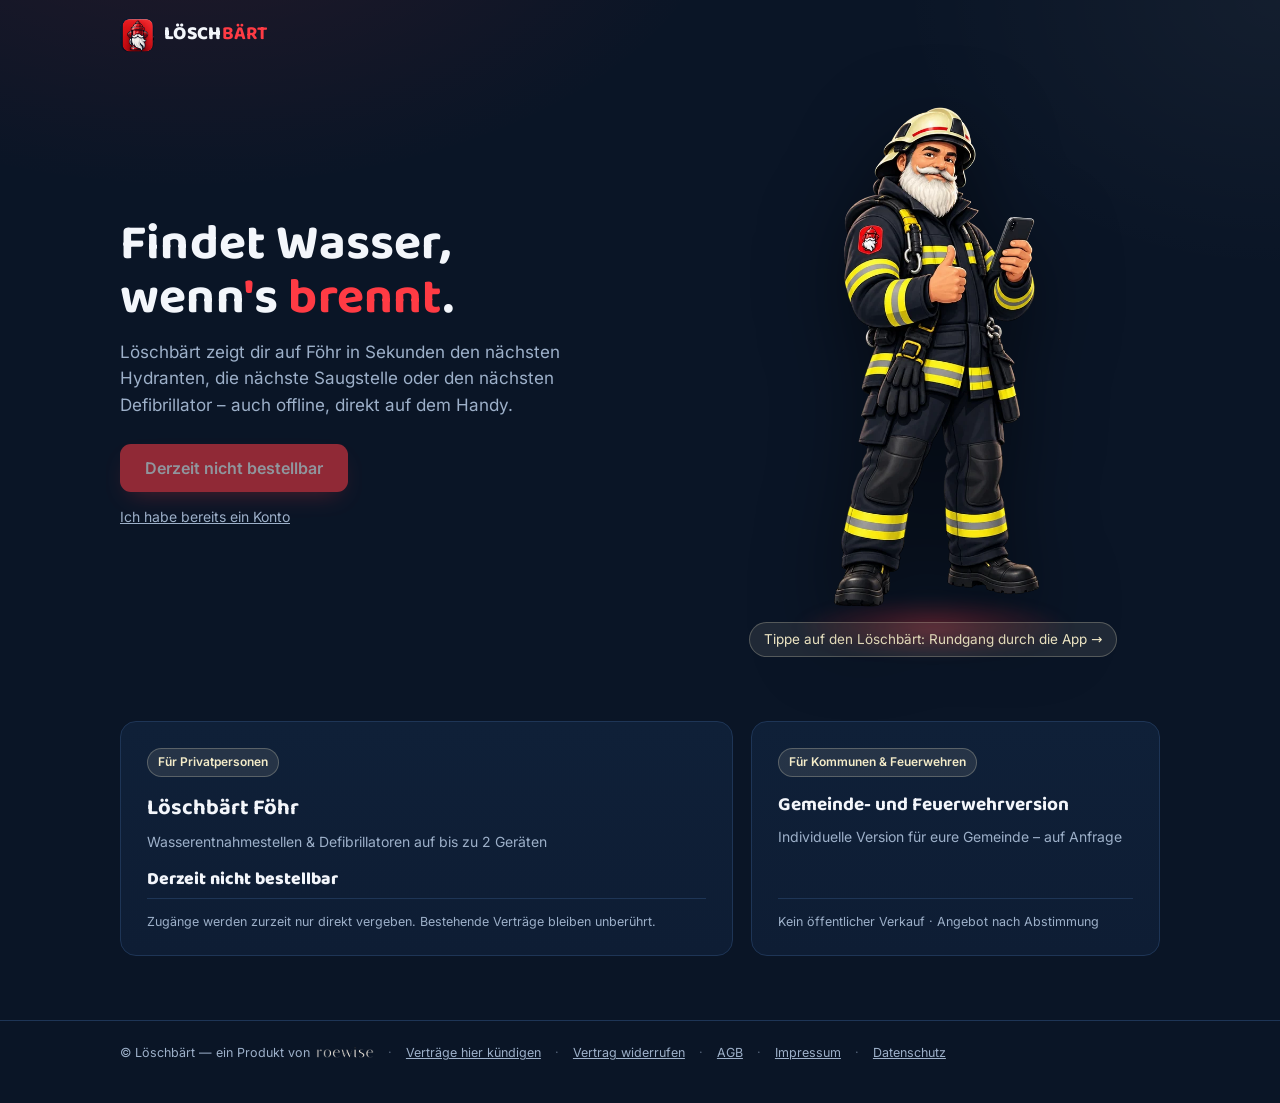
<file: index.html>
<!DOCTYPE html>
<html lang="de">
<head>
<meta charset="UTF-8">
<meta name="viewport" content="width=device-width, initial-scale=1">
<title>Löschbärt</title>
<meta name="description" content="Löschbärt findet Wasser, wenn's brennt: die digitale Karte für Wasserentnahmestellen und Defibrillatoren.">
<link rel="icon" href="/img/loeschbaert-icon.webp">
<link rel="stylesheet" href="/fonts/fonts.css">
<style>
  :root{
    --bg:#0a1526; --bg2:#0e1d34; --card:#0f2038; --border:#1e3556;
    --text:#f3f6fb; --muted:#9db0c9; --accent:#ff3b44; --accent-dark:#d81f2a;
    --cream:#f4ecc9;
  }
  *{box-sizing:border-box}
  html{scroll-behavior:smooth}
  body{
    margin:0; background:var(--bg); color:var(--text);
    font:16px/1.55 Inter,system-ui,-apple-system,"Segoe UI",sans-serif;
    background-image:
      radial-gradient(ellipse 900px 500px at 15% -10%, rgba(255,59,68,0.10), transparent 60%),
      radial-gradient(ellipse 700px 500px at 100% 0%, rgba(255,255,255,0.04), transparent 55%);
  }
  h1,h2,h3{font-family:"Baloo 2",Inter,sans-serif; letter-spacing:0.2px; margin:0}
  a{color:inherit}
  a:focus-visible{outline:3px solid var(--accent); outline-offset:2px; border-radius:4px}
  .wrap{max-width:1080px; margin:0 auto; padding:0 20px}

  /* Kopfzeile */
  .kopf{display:flex; align-items:center; justify-content:space-between; padding:18px 0; gap:12px; flex-wrap:wrap}
  .marke{display:flex; align-items:center; gap:10px; text-decoration:none}
  .marke img{width:34px; height:34px; border-radius:9px; flex:none}
  .marke .wortmarke{font-family:"Baloo 2",sans-serif; font-weight:800; font-size:19px; letter-spacing:0.3px}
  .marke .wortmarke b{color:var(--accent)}
  .kopf nav{display:flex; gap:16px; font-size:13px; color:var(--muted)}
  .kopf nav a{text-decoration:underline; text-decoration-color:transparent; transition:text-decoration-color .15s}
  .kopf nav a:hover{text-decoration-color:var(--muted)}

  /* Hero */
  .hero{display:grid; grid-template-columns:1.1fr 0.9fr; align-items:center; gap:32px; padding:32px 0 56px}
  .hero h1{font-size:clamp(30px,4.4vw,50px); line-height:1.08; text-wrap:balance}
  .hero h1 .rot{color:var(--accent)}
  .hero p.claim{color:var(--muted); font-size:17px; margin-top:14px; max-width:46ch}
  .hero .cta-zeile{display:flex; gap:14px; margin-top:26px; flex-wrap:wrap}
  .btn{
    display:inline-flex; align-items:center; gap:8px; font:600 16px/1 Inter,sans-serif;
    padding:15px 24px; border-radius:11px; text-decoration:none; min-height:48px;
    border:1px solid transparent; cursor:pointer;
  }
  .btn.primaer{background:var(--accent); color:#fff; box-shadow:0 10px 24px -10px rgba(255,59,68,0.55)}
  .btn.primaer:hover{background:var(--accent-dark)}
  .btn.sekundaer{background:transparent; border-color:var(--border); color:var(--text)}
  .btn.sekundaer:hover{border-color:var(--muted)}
  .hero .bild{position:relative; display:flex; justify-content:center}
  .hero .bild img{width:100%; max-width:340px; filter:drop-shadow(0 24px 40px rgba(0,0,0,0.5))}
  .hero .bild .glow{
    position:absolute; inset:auto auto 0 50%; width:280px; height:60px; transform:translateX(-50%);
    background:radial-gradient(ellipse at center, rgba(255,59,68,0.35), transparent 70%); filter:blur(6px);
  }

  .hero .bild-link{display:flex; flex-direction:column; align-items:center; gap:10px; text-decoration:none; position:relative}
  .hero .bild-link:hover img{transform:translateY(-3px)}
  .hero .bild-link img{transition:transform .15s}
  .hero .bild-hinweis{font-size:13.5px; color:var(--cream); background:rgba(244,236,201,0.1); border:1px solid rgba(244,236,201,0.25); padding:6px 14px; border-radius:999px; text-align:center}
  .hero .bild-link:hover .bild-hinweis{border-color:var(--cream)}

  /* Angebote */
  .angebote{display:grid; gap:18px; padding:8px 0 54px; grid-template-columns:1fr}
  @media(min-width:760px){ .angebote{grid-template-columns:1.2fr 0.8fr} }
  .karte{
    background:linear-gradient(180deg, var(--card), var(--bg2)); border:1px solid var(--border);
    border-radius:16px; padding:26px 26px 24px; text-decoration:none; color:var(--text);
    display:flex; flex-direction:column; transition:border-color .15s, transform .15s;
  }
  a.karte:hover{border-color:#3a5586; transform:translateY(-2px)}
  .karte .abzeichen{
    display:inline-flex; align-items:center; gap:6px; font-size:12px; font-weight:600; color:var(--cream);
    background:rgba(244,236,201,0.1); border:1px solid rgba(244,236,201,0.25);
    padding:4px 10px; border-radius:999px; width:fit-content; margin-bottom:14px;
  }
  .karte .ort{font-family:"Baloo 2",sans-serif; font-size:22px; font-weight:700; margin-bottom:6px}
  .karte .beschreibung{font-size:14px; color:var(--muted); margin-bottom:14px}
  .karte .preis{font-family:"Baloo 2",sans-serif; font-size:30px; font-weight:800; margin-bottom:4px}
  .karte .preis small{font-family:Inter,sans-serif; font-size:14px; font-weight:500; color:var(--muted)}
  .karte .hinweis{font-size:12.5px; color:var(--muted); margin-top:auto; padding-top:14px; border-top:1px solid var(--border); line-height:1.5}
  .karte.gemeinde{justify-content:center}
  .karte.gemeinde .ort{font-size:19px}

  footer{border-top:1px solid var(--border); padding:22px 0 40px; margin-top:10px}
  footer .zeile{display:flex; flex-wrap:wrap; gap:6px 14px; font-size:12.5px; color:var(--muted); align-items:center}
  footer a{color:var(--muted); text-decoration:underline}
  footer a:hover{color:var(--text)}
  footer .trenner{opacity:0.5}

  @media(max-width:759px){
    .hero{grid-template-columns:1fr; text-align:center; padding-top:12px}
    .hero p.claim{margin-left:auto; margin-right:auto}
    .hero .cta-zeile{justify-content:center}
    .hero .bild{order:-1}
    .hero .bild img{max-width:220px}
    .kopf nav{width:100%; justify-content:center; order:2}
  }
</style>
</head>
<body>
  <div class="wrap">
    <header class="kopf">
      <a class="marke" href="/">
        <img src="/img/loeschbaert-icon.webp" alt="">
        <span class="wortmarke">LÖSCH<b>BÄRT</b></span>
      </a>
    </header>

    <section class="hero">
      <div>
        <h1>Findet Wasser,<br>wenn<span class="rot">'</span>s <span class="rot">brennt</span>.</h1>
        <p class="claim">Löschbärt zeigt dir auf Föhr in Sekunden den nächsten Hydranten, die nächste Saugstelle oder den nächsten Defibrillator – auch offline, direkt auf dem Handy.</p>
        <div class="cta-zeile">
          <span class="btn primaer" style="opacity:.55;cursor:default">Derzeit nicht bestellbar</span>
        </div>
        <p style="margin-top:14px;font-size:14px">
          <a href="/anmelden.html" style="color:var(--muted)">Ich habe bereits ein Konto</a>
        </p>
      </div>
      <div class="bild">
        <div class="glow"></div>
        <a href="/rundgang.html" class="bild-link" aria-label="Rundgang durch die Löschbärt-App ansehen">
          <img src="/img/loeschbaert-daumen.webp" alt="Löschbärt, das Maskottchen: ein bärtiger Feuerwehrmann, der mit dem Handy in der Hand den Daumen hebt">
          <span class="bild-hinweis">Tippe auf den Löschbärt: Rundgang durch die App →</span>
        </a>
      </div>
    </section>

    <section class="angebote" id="angebote">
      <a class="karte" href="/einzelabo.html">
        <span class="abzeichen">Für Privatpersonen</span>
        <div class="ort">Löschbärt Föhr</div>
        <div class="beschreibung">Wasserentnahmestellen &amp; Defibrillatoren auf bis zu 2 Geräten</div>
        <div class="preis" style="font-size:1.1rem">Derzeit nicht bestellbar</div>
        <div class="hinweis">Zugänge werden zurzeit nur direkt vergeben. Bestehende Verträge bleiben unberührt.</div>
      </a>
      <a class="karte gemeinde" href="mailto:wasserentnahme-foehr@web.de?subject=Anfrage%20Gemeindeversion">
        <span class="abzeichen">Für Kommunen &amp; Feuerwehren</span>
        <div class="ort">Gemeinde- und Feuerwehrversion</div>
        <div class="beschreibung">Individuelle Version für eure Gemeinde – auf Anfrage</div>
        <div class="hinweis">Kein öffentlicher Verkauf · Angebot nach Abstimmung</div>
      </a>
    </section>
  </div>

  <footer>
    <div class="wrap zeile">
      <span style="display:inline-flex;align-items:center;gap:6px">
        &copy; Löschbärt — ein Produkt von
        <img src="/img/roewise-logo.png" alt="roewise" style="height:14px;width:auto;vertical-align:middle">
      </span>
      <span class="trenner">·</span>
      <a href="/kuendigen.html">Verträge hier kündigen</a>
      <span class="trenner">·</span>
      <a href="/widerruf.html">Vertrag widerrufen</a>
      <span class="trenner">·</span>
      <a href="/agb.html">AGB</a>
      <span class="trenner">·</span>
      <a href="/impressum.html">Impressum</a>
      <span class="trenner">·</span>
      <a href="/datenschutz.html">Datenschutz</a>
    </div>
  </footer>
</body>
</html>
</file>
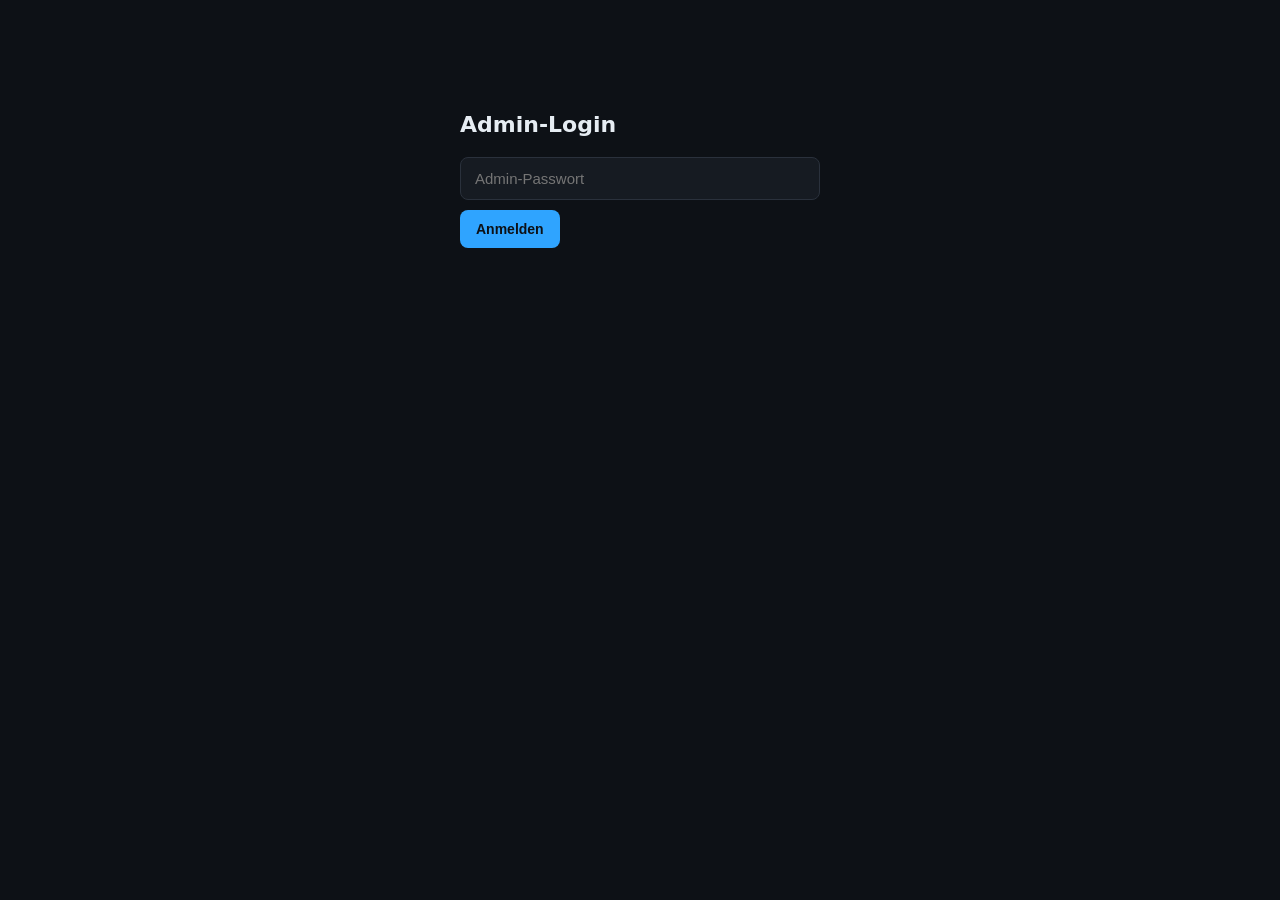
<file: admin.html>
<!DOCTYPE html>
<html lang="de">
<head>
<meta charset="UTF-8">
<meta name="viewport" content="width=device-width, initial-scale=1">
<link rel="icon" href="/img/loeschbaert-icon.webp">
<title>Löschbärt — Admin</title>
<style>
  :root{
    --bg:#0d1116; --card:#161b22; --border:#2a313c;
    --text:#e6edf3; --muted:#93a3b3; --signal:#2fa4ff; --preis:#4fd18b; --fehler:#e0554a; --warnung:#e0a13a;
  }
  *{box-sizing:border-box}
  body{
    margin:0; min-height:100vh; background:var(--bg); color:var(--text);
    font-family:system-ui,-apple-system,"Segoe UI",sans-serif;
    padding:32px 20px;
  }
  h1{font-size:22px; margin:0 0 20px}
  h2{font-size:14px; text-transform:uppercase; letter-spacing:.06em; color:var(--muted); margin:32px 0 12px}

  #login-bereich{max-width:360px; margin:80px auto}
  input{
    width:100%; background:var(--card); color:var(--text);
    border:1px solid var(--border); border-radius:8px; padding:12px 14px; font-size:15px;
  }
  button{
    background:var(--signal); color:#0d1116; border:0; border-radius:8px;
    padding:11px 16px; font-weight:700; font-size:14px; cursor:pointer; margin-top:10px;
  }
  button.klein{padding:6px 10px; font-size:12px; margin:0 4px 0 0}
  button.gefahr{background:var(--fehler); color:#fff}
  button.gruen{background:var(--preis); color:#0d1116}

  .kacheln{display:grid; grid-template-columns:repeat(auto-fit,minmax(140px,1fr)); gap:12px}
  .kachel{background:var(--card); border:1px solid var(--border); border-radius:12px; padding:16px}
  .kachel .zahl{font-size:26px; font-weight:700}
  .kachel .label{font-size:12px; color:var(--muted); margin-top:4px}

  table{width:100%; border-collapse:collapse; font-size:13px; margin-top:8px}
  th, td{text-align:left; padding:8px 10px; border-bottom:1px solid var(--border); white-space:nowrap}
  th{color:var(--muted); font-weight:600; font-size:11px; text-transform:uppercase}
  tr:hover{background:#1a212b}
  .badge{display:inline-block; padding:2px 8px; border-radius:999px; font-size:11px; font-weight:700}
  .badge.aktiv{background:#173a29; color:var(--preis)}
  .badge.warnung{background:#3a2f17; color:var(--warnung)}
  .badge.fehler{background:#3a1c1c; color:var(--fehler)}

  #tabelle-wrapper{overflow-x:auto}
</style>
</head>
<body>

<div id="login-bereich">
  <h1>Admin-Login</h1>
  <input type="password" id="passwort" placeholder="Admin-Passwort">
  <button id="login-btn">Anmelden</button>
  <p id="login-fehler" style="color:var(--fehler); font-size:13px"></p>
</div>

<div id="admin-bereich" style="display:none">
  <h1>Löschbärt — Admin</h1>

  <h2>Überblick</h2>
  <div class="kacheln" id="kacheln"></div>

  <h2>Zugang manuell anlegen</h2>
  <p style="font-size:13px; color:var(--muted); margin:0 0 12px; max-width:520px">
    Für Zahlung außerhalb von PayPal (Überweisung, Rechnung). Erstellt sofort
    einen aktiven Vertrag; die Kundin/der Kunde meldet sich später ganz normal
    mit dieser E-Mail-Adresse per Anmelde-Link an, der Zugang wird dann
    automatisch verknüpft.
  </p>
  <div style="display:flex; flex-wrap:wrap; gap:10px; max-width:640px; margin-bottom:12px">
    <input type="email" id="ma-email" placeholder="E-Mail-Adresse" style="flex:2; min-width:220px">
    <select id="ma-tarif-wahl" style="flex:1; min-width:200px" title="Tarif">
      <option value="">Tarif wird geladen …</option>
    </select>
    <input type="text" id="ma-tarif" placeholder="Tarif-Code (z.B. foehr-jahr)" style="flex:1; min-width:160px" hidden>
  </div>
  <div style="display:flex; flex-wrap:wrap; gap:10px; max-width:640px; margin-bottom:12px">
    <input type="text" id="ma-referenz" placeholder="Zahlungsreferenz / Notiz (z.B. Rechnungsnummer)" style="flex:2; min-width:220px">
    <input type="date" id="ma-beginn" style="flex:1; min-width:160px" title="Leistungsbeginn (leer = sofort)">
  </div>
  <div style="display:flex; flex-wrap:wrap; gap:10px; max-width:640px; margin-bottom:12px; align-items:center">
    <input type="number" id="ma-geraete" min="1" max="500" step="1" placeholder="Max. Geräte (leer = laut Tarif)" style="flex:1; min-width:200px">
    <span id="ma-tarif-info" style="flex:2; min-width:200px; font-size:13px; color:var(--muted)"></span>
  </div>
  <button id="ma-anlegen-btn">Zugang anlegen</button>
  <p id="ma-status" style="font-size:13px; margin-top:8px"></p>

  <h2>Offline-Gnadenfrist</h2>
  <p style="font-size:13px; color:var(--muted); margin:0 0 12px; max-width:560px">
    Damit die App bei fehlendem Netz (Funkloch) weiterläuft, gibt der Server nach
    jeder erfolgreichen Prüfung eine signierte Freigabe aus (7 Tage, an das
    Gerät gebunden). Dafür braucht die App den öffentlichen Schlüssel. Der
    Button erzeugt ihn beim ersten Mal und zeigt ihn danach wieder an. Den
    Text darunter bitte vollständig kopieren und weitergeben; er ist nicht geheim.
  </p>
  <button id="gn-btn">Schlüssel erzeugen / anzeigen</button>
  <textarea id="gn-schluessel" readonly rows="3" style="display:block; width:100%; max-width:560px; margin-top:10px; font:12px monospace" placeholder="Hier erscheint der öffentliche Schlüssel"></textarea>
  <p id="gn-status" style="font-size:13px; margin-top:8px"></p>

  <h2>Kunden <button class="klein" id="csv-vertraege-btn" style="margin-left:8px">Als CSV (Excel)</button></h2>
  <div id="tabelle-wrapper">
    <table>
      <thead>
        <tr>
          <th>E-Mail</th><th>Tarif</th><th>Geräte</th><th>Status</th><th>Beginn</th>
          <th>Bezahlt bis</th><th>Letzte Zahlung</th><th>Notiz</th><th>Aktionen</th>
        </tr>
      </thead>
      <tbody id="kunden-tabelle"></tbody>
    </table>
  </div>

  <h2>Kündigungen &amp; Widerrufe <button class="klein" id="csv-erklaerungen-btn" style="margin-left:8px">Als CSV (Excel)</button></h2>
  <div id="erklaerungen-wrapper">
    <table>
      <thead>
        <tr>
          <th>Art</th><th>Vertragsref.</th><th>E-Mail</th><th>Eingegangen</th><th>Bearbeitung</th>
        </tr>
      </thead>
      <tbody id="erklaerungen-tabelle"></tbody>
    </table>
  </div>
</div>

<script>
  const WORKER_URL = "https://loeschbaert-worker.joerg-roeloffs.workers.dev";
  let ADMIN_PASSWORT = "";

  const STATUS_TEXT = {
    unbezahlt: ["Unbezahlt", "warnung"], wird_geprueft: ["Wird geprüft", "warnung"],
    aktiv: ["Aktiv", "aktiv"], ueberfaellig: ["Überfällig", "fehler"],
    kulanzzeit: ["Kulanzzeit", "warnung"], gekuendigt_zum_ende: ["Gekündigt", "warnung"],
    gesperrt: ["Gesperrt", "fehler"], abgelaufen: ["Abgelaufen", "fehler"],
    erstattet: ["Erstattet", "fehler"], widerrufen: ["Widerrufen", "fehler"],
    manuell_gesperrt: ["Manuell gesperrt", "fehler"],
  };

  const ZAHLUNG_STATUS_TEXT = {
    erfolgreich: ["Bezahlt", "aktiv"],
    fehlgeschlagen: ["Fehlgeschlagen", "fehler"],
    erstattet: ["Erstattet", "fehler"],
  };

  function letzteZahlungHtml(k){
    const zahlungen = k.payments || [];
    if(!zahlungen.length) return "–";
    const letzte = zahlungen[0];
    const [text, art] = ZAHLUNG_STATUS_TEXT[letzte.status] || [letzte.status, "warnung"];
    const betrag = (letzte.betrag_cent / 100).toFixed(2).replace(".", ",") + " €";
    const verlauf = zahlungen
      .map(z => `${formatDatum(z.zeitpunkt)}: ${(ZAHLUNG_STATUS_TEXT[z.status] || [z.status])[0]} (${(z.betrag_cent / 100).toFixed(2).replace(".", ",")} €)`)
      .join("\n");
    return `<span class="badge ${art}" title="${escapeHtml(verlauf)}">${escapeHtml(text)}</span> ${betrag}` +
      (zahlungen.length > 1 ? ` <span style="font-size:11px;color:var(--muted)">(+${zahlungen.length - 1} weitere)</span>` : "");
  }

  const VERARBEITUNG_TEXT = {
    eingegangen: "Eingegangen, wird noch verarbeitet",
    zugeordnet: "Zugeordnet, verarbeitet",
    manuelle_pruefung: "Nicht automatisch zugeordnet - bitte prüfen",
    widerrufsfrist_abgelaufen: "14-Tage-Frist abgelaufen - keine automatische Erstattung, bitte prüfen",
    vertrag_bereits_beendet: "Vertrag war schon beendet - nichts erneut verändert",
    kein_widerrufsrecht_organisation: "Organisation ohne gesetzliches Widerrufsrecht - Vertrag unverändert",
    paypal_pruefung_noetig: "PayPal-Kündigung fehlgeschlagen - bitte prüfen",
    erstattung_manuell_pruefen: "Erstattung fehlgeschlagen - bitte prüfen",
    anteilig_erstattet: "Anteilig erstattet",
    erstattet: "Vollständig erstattet",
    keine_zahlung_gefunden: "Keine Zahlung gefunden - bitte prüfen",
    verarbeitung_fehlgeschlagen_manuell_pruefen: "Fehler bei der Verarbeitung - bitte prüfen",
  };

  function csvHerunterladen(dateiname, kopfzeile, zeilen){
    const inhalt = [kopfzeile, ...zeilen].map(z =>
      z.map(f => '"' + String(f == null ? "" : f).replace(/"/g, '""') + '"').join(";")
    ).join("\r\n");
    const blob = new Blob(["﻿" + inhalt], { type: "text/csv;charset=utf-8" });
    const link = document.createElement("a");
    link.href = URL.createObjectURL(blob);
    link.download = dateiname;
    link.click();
    URL.revokeObjectURL(link.href);
  }

  function formatDatum(iso){
    if(!iso) return "–";
    return new Date(iso).toLocaleDateString("de-DE");
  }

  function escapeHtml(text){
    const div = document.createElement("div");
    div.textContent = text == null ? "" : String(text);
    return div.innerHTML;
  }

  async function adminFetch(pfad, options = {}){
    const res = await fetch(WORKER_URL + pfad, {
      ...options,
      headers: {
        "Content-Type": "application/json",
        "X-Admin-Passwort": ADMIN_PASSWORT,
        ...(options.headers || {}),
      },
    });
    return res;
  }

  document.getElementById("login-btn").addEventListener("click", async () => {
    ADMIN_PASSWORT = document.getElementById("passwort").value;
    const res = await adminFetch("/api/admin/uebersicht");
    if(res.ok){
      sessionStorage.setItem("admin_passwort", ADMIN_PASSWORT);
      document.getElementById("login-bereich").style.display = "none";
      document.getElementById("admin-bereich").style.display = "block";
      ladeAlles();
    } else {
      document.getElementById("login-fehler").textContent = "Falsches Passwort.";
    }
  });

  async function ladeAlles(){
    if(!TARIFE.length) ladeTarife();
    const uebersichtRes = await adminFetch("/api/admin/uebersicht");
    const uebersicht = await uebersichtRes.json();

    const kacheln = [
      { zahl: uebersicht.gesamtKunden, label: "Kunden gesamt" },
      { zahl: uebersicht.proStatus.aktiv || 0, label: "Aktiv" },
      { zahl: uebersicht.proStatus.gekuendigt_zum_ende || 0, label: "Gekündigt (laufend)" },
      { zahl: uebersicht.proStatus.ueberfaellig || 0, label: "Überfällig" },
      { zahl: uebersicht.proStatus.kulanzzeit || 0, label: "In Kulanzzeit" },
      { zahl: uebersicht.proStatus.gesperrt || 0, label: "Gesperrt" },
      { zahl: (uebersicht.gebuchtesVolumenCent / 100).toFixed(2) + " €", label: "Gebuchtes Volumen (aktiv)" },
      { zahl: uebersicht.webhookFehlerAnzahl, label: "Webhook-Fehler" },
    ];
    document.getElementById("kacheln").innerHTML = kacheln.map(k =>
      `<div class="kachel"><div class="zahl">${k.zahl}</div><div class="label">${k.label}</div></div>`
    ).join("");

    const kundenRes = await adminFetch("/api/admin/kunden");
    const kunden = await kundenRes.json();
    AKTUELLE_KUNDEN = kunden;
    // Angemeldete Geraete eines Vertrags: je Zeile Name, letzte Aktivitaet und ein Knopf zum Entfernen
    function geraeteZeilen(k){
      const g = k.customer_profiles?.devices || [];
      if(!g.length) return "";
      return g.map(d => `<div style="font-size:12px;color:var(--muted);margin-top:3px">${escapeHtml(d.geraet_name || "Unbekanntes Gerät")}, ${formatDatum(d.zuletzt_aktiv)} <button class="klein gefahr" title="Dieses Gerät entfernen" onclick="geraetEntfernen('${escapeHtml(d.id)}')">×</button></div>`).join("");
    }
    document.getElementById("kunden-tabelle").innerHTML = kunden.map(k => {
      const [text, art] = STATUS_TEXT[k.status] || [k.status, "warnung"];
      const geraeteBtn = k.customer_id
        ? `<button class="klein" onclick="geraeteZuruecksetzen('${k.id}')">Geräte zurücksetzen</button>`
        : "";
      return `
        <tr>
          <td>${escapeHtml(k.customer_profiles?.email) || "–"}</td>
          <td>${escapeHtml(k.tariffs?.bezeichnung) || "–"}</td>
          <td>${(k.customer_profiles?.devices || []).length} von ${k.max_geraete_override ?? k.tariffs?.max_geraete ?? 2}${k.max_geraete_override ? " (individuell)" : ""}${geraeteZeilen(k)}</td>
          <td><span class="badge ${art}">${escapeHtml(text)}</span>${k.manuell_gesperrt ? ' <span class="badge fehler">manuell gesperrt</span>' : ""}</td>
          <td>${formatDatum(k.beginn)}</td>
          <td>${formatDatum(k.bezahlt_bis)}</td>
          <td>${letzteZahlungHtml(k)}</td>
          <td>${escapeHtml(k.notiz)}</td>
          <td>
            ${k.manuell_gesperrt
              ? `<button class="klein gruen" onclick="entsperren('${k.id}')">Entsperren</button>`
              : `<button class="klein gefahr" onclick="sperren('${k.id}')">Sperren</button>`
            }
            <button class="klein" onclick="kulanzVerlaengern('${k.id}')">+3 Tage Kulanz</button>
            <button class="klein" onclick="bearbeiten('${k.id}')">Bearbeiten</button>
            ${geraeteBtn}
            <button class="klein" onclick="erklaerungAusloesen('${k.id}', 'kuendigung')">Kündigen</button>
            <button class="klein" onclick="erklaerungAusloesen('${k.id}', 'widerruf')">Widerrufen</button>
            <button class="klein gefahr" onclick="vertragLoeschen('${k.id}')">Löschen</button>
          </td>
        </tr>
      `;
    }).join("");

    const erklaerungenRes = await adminFetch("/api/admin/erklaerungen");
    const erklaerungen = await erklaerungenRes.json();
    AKTUELLE_ERKLAERUNGEN = erklaerungen;
    document.getElementById("erklaerungen-tabelle").innerHTML = erklaerungen.map(e => {
      const art = e.typ === "widerruf" ? "Widerruf" : "Kündigung";
      return `
        <tr>
          <td>${art}</td>
          <td>${escapeHtml(e.vertragsreferenz) || "–"}</td>
          <td>${escapeHtml(e.email) || "–"}</td>
          <td>${formatDatum(e.eingegangen_am)}</td>
          <td>${escapeHtml(VERARBEITUNG_TEXT[e.verarbeitungsstatus] || e.verarbeitungsstatus)}</td>
        </tr>
      `;
    }).join("");
  }

  let AKTUELLE_KUNDEN = [];
  let AKTUELLE_ERKLAERUNGEN = [];

  async function geraetEntfernen(deviceId){
    if(!confirm("Dieses Gerät entfernen? Der Platz ist danach frei, das Gerät muss sich neu anmelden.")) return;
    const res = await adminFetch("/api/admin/geraet-entfernen", { method: "POST", body: JSON.stringify({ device_id: deviceId }) });
    if(!res.ok){ alert("Das Gerät konnte nicht entfernt werden."); return; }
    ladeAlles();
  }

  async function geraeteZuruecksetzen(subscriptionId){
    const kunde = AKTUELLE_KUNDEN.find(k => k.id === subscriptionId);
    if(!kunde || !kunde.customer_id) return;
    if(!confirm(`Alle registrierten Geräte für ${kunde.customer_profiles?.email || "diesen Kunden"} zurücksetzen?`)) return;
    await adminFetch("/api/admin/geraete-zuruecksetzen", { method: "POST", body: JSON.stringify({ customer_id: kunde.customer_id }) });
    alert("Geräte wurden zurückgesetzt.");
  }

  async function erklaerungAusloesen(subscriptionId, typ){
    const kunde = AKTUELLE_KUNDEN.find(k => k.id === subscriptionId);
    if(!kunde) return;
    const bezeichnung = typ === "widerruf" ? "Widerruf" : "Kündigung";
    let erklaerungsart = "ordentlich";
    if(typ === "kuendigung"){
      erklaerungsart = confirm(
        "Außerordentliche Kündigung (sofort, aus wichtigem Grund)?\n\n" +
        "OK = außerordentlich (sofort)\nAbbrechen = ordentlich (zum nächsten Termin)"
      ) ? "ausserordentlich" : "ordentlich";
    }
    if(!confirm(`${bezeichnung} für ${kunde.customer_profiles?.email || subscriptionId} jetzt auslösen (${erklaerungsart})?`)) return;
    const res = await adminFetch("/api/admin/erklaerung-ausloesen", {
      method: "POST",
      body: JSON.stringify({ subscription_id: subscriptionId, typ, erklaerungsart }),
    });
    const daten = await res.json();
    if(!res.ok){
      alert("Fehler: " + (daten.fehler || res.status));
      return;
    }
    alert(`Bearbeitungsstatus: ${VERARBEITUNG_TEXT[daten.verarbeitungsstatus] || daten.verarbeitungsstatus}`);
    ladeAlles();
  }

  async function vertragLoeschen(subscriptionId){
    const kunde = AKTUELLE_KUNDEN.find(k => k.id === subscriptionId);
    if(!kunde) return;
    const email = kunde.customer_profiles?.email || subscriptionId;
    const eingabe = prompt(
      `Vertrag von ${email} (${kunde.tariffs?.bezeichnung || "–"}) endgültig löschen.\n` +
      `Das kann nicht rückgängig gemacht werden.\n\n` +
      `Zum Bestätigen "LÖSCHEN" eingeben:`
    );
    if(eingabe !== "LÖSCHEN") return;
    let res = await adminFetch("/api/admin/loeschen", { method: "POST", body: JSON.stringify({ subscription_id: subscriptionId }) });
    if(res.status === 409){
      const daten = await res.json().catch(() => ({}));
      if(daten.fehler === "paypal_abo_noch_aktiv"){
        alert("Das PayPal-Abo läuft noch und würde weiter abbuchen. Bitte zuerst den Vertrag kündigen oder widerrufen.");
        return;
      }
      if(daten.fehler === "rechnungen_vorhanden"){
        if(!confirm(
          "Zu diesem Vertrag gibt es " + (daten.anzahl || "") + " Rechnung(en). Rechnungen müssen steuerlich 8 Jahre " +
          "aufbewahrt werden und gehen beim Löschen verloren.\n\nNur für Testverträge löschen. Trotzdem löschen?"
        )) return;
        res = await adminFetch("/api/admin/loeschen", { method: "POST", body: JSON.stringify({ subscription_id: subscriptionId, rechnungen_loeschen: true }) });
      }
    }
    if(!res.ok){
      const daten = await res.json().catch(() => ({}));
      alert("Fehler: " + (daten.fehler || res.status));
      return;
    }
    ladeAlles();
  }

  document.getElementById("csv-vertraege-btn").addEventListener("click", () => {
    const zeilen = AKTUELLE_KUNDEN.map(k => {
      const letzte = (k.payments || [])[0];
      return [
        k.vertragsnummer || "-",
        k.customer_profiles?.email || "-",
        formatDatum(k.erstellt_am),
        (STATUS_TEXT[k.status] || [k.status])[0],
        formatDatum(k.bezahlt_bis),
        letzte ? (ZAHLUNG_STATUS_TEXT[letzte.status] || [letzte.status])[0] : "-",
        letzte ? (letzte.betrag_cent / 100).toFixed(2).replace(".", ",") : "-",
      ];
    });
    csvHerunterladen(
      "Vertraege.csv",
      ["Vertragsnummer", "E-Mail", "Erstellt", "Status", "Bezahlt bis", "Letzte Zahlung", "Betrag"],
      zeilen,
    );
  });

  document.getElementById("csv-erklaerungen-btn").addEventListener("click", () => {
    const zeilen = AKTUELLE_ERKLAERUNGEN.map(e => [
      e.typ === "widerruf" ? "Widerruf" : "Kündigung",
      e.vertragsreferenz || "-",
      e.email || "-",
      formatDatum(e.eingegangen_am),
      VERARBEITUNG_TEXT[e.verarbeitungsstatus] || e.verarbeitungsstatus,
    ]);
    csvHerunterladen("Kuendigungen_Widerrufe.csv", ["Art", "Vertragsreferenz", "E-Mail", "Eingegangen", "Bearbeitung"], zeilen);
  });

  async function bearbeiten(id){
    const kunde = AKTUELLE_KUNDEN.find(k => k.id === id);
    if(!kunde) return;
    const neueNotiz = prompt("Notiz (leer lassen = löschen):", kunde.notiz || "");
    if(neueNotiz === null) return; // Abbrechen gedrückt
    const aktuellesBezahltBis = kunde.bezahlt_bis ? kunde.bezahlt_bis.slice(0, 10) : "";
    const neuesDatum = prompt("Bezahlt bis (JJJJ-MM-TT, leer lassen = unverändert):", aktuellesBezahltBis);
    if(neuesDatum === null) return;
    const aktuellesLimit = kunde.max_geraete_override ?? "";
    const neuesLimit = prompt(
      "Max. Geräte für diesen Vertrag (Zahl 1-500; leer lassen = Wert des Tarifs, aktuell " +
      (kunde.tariffs?.max_geraete ?? 2) + "):", String(aktuellesLimit));
    if(neuesLimit === null) return;
    const body = { subscription_id: id, notiz: neueNotiz, max_geraete: neuesLimit.trim() };
    if(neuesDatum.trim()) body.bezahlt_bis = neuesDatum.trim();
    const res = await adminFetch("/api/admin/bearbeiten", { method: "POST", body: JSON.stringify(body) });
    if(!res.ok){
      const daten = await res.json();
      alert("Fehler: " + (daten.fehler || res.status));
      return;
    }
    ladeAlles();
  }

  document.getElementById("gn-btn").addEventListener("click", async () => {
    const statusEl = document.getElementById("gn-status");
    statusEl.style.color = "var(--muted)";
    statusEl.textContent = "Wird geprüft …";
    const res = await adminFetch("/api/admin/gnadenschluessel", { method: "POST", body: JSON.stringify({}) });
    const daten = await res.json().catch(() => ({}));
    if(res.ok){
      document.getElementById("gn-schluessel").value = JSON.stringify(daten);
      statusEl.style.color = "var(--preis)";
      statusEl.textContent = "Fertig. Der Schlüssel steht im Feld oben.";
    } else {
      statusEl.style.color = "var(--fehler)";
      statusEl.textContent = "Fehler: " + (daten.fehler || res.status);
    }
  });

  var TARIFE = [];
  async function ladeTarife(){
    const wahl = document.getElementById("ma-tarif-wahl");
    try {
      const res = await adminFetch("/api/admin/tarife");
      if(!res.ok) throw new Error(String(res.status));
      TARIFE = await res.json();
      wahl.innerHTML = '<option value="">Tarif wählen …</option>' + TARIFE.map(t =>
        `<option value="${escapeHtml(t.code)}">${escapeHtml(t.bezeichnung)} (${escapeHtml(t.code)})</option>`
      ).join("");
    } catch(e){
      // Rueckfall auf freie Eingabe, falls die Tarifliste nicht geladen werden kann.
      wahl.hidden = true;
      document.getElementById("ma-tarif").hidden = false;
    }
  }
  document.getElementById("ma-tarif-wahl").addEventListener("change", (ev) => {
    const t = TARIFE.find(x => x.code === ev.target.value);
    document.getElementById("ma-tarif-info").textContent = t
      ? `Laut Tarif: ${t.max_geraete ?? 2} Geräte, ${(t.preis_cent / 100).toFixed(2).replace(".", ",")} €`
      : "";
  });

  document.getElementById("ma-anlegen-btn").addEventListener("click", async () => {
    const email = document.getElementById("ma-email").value.trim();
    const wahl = document.getElementById("ma-tarif-wahl");
    const tariff_code = (wahl.hidden ? document.getElementById("ma-tarif").value : wahl.value).trim();
    const geraeteFeld = document.getElementById("ma-geraete").value.trim();
    const zahlungsreferenz = document.getElementById("ma-referenz").value.trim();
    const beginnFeld = document.getElementById("ma-beginn").value;
    const statusEl = document.getElementById("ma-status");
    if(!email || !tariff_code){
      statusEl.style.color = "var(--fehler)";
      statusEl.textContent = "E-Mail-Adresse und Tarif sind nötig.";
      return;
    }
    statusEl.style.color = "var(--muted)";
    statusEl.textContent = "Wird angelegt …";
    const res = await adminFetch("/api/admin/manuell-anlegen", {
      method: "POST",
      body: JSON.stringify({
        email, tariff_code, zahlungsreferenz,
        max_geraete: geraeteFeld ? Number(geraeteFeld) : undefined,
        leistungsbeginn: beginnFeld ? new Date(beginnFeld).toISOString() : undefined,
      }),
    });
    const daten = await res.json();
    if(res.ok){
      statusEl.style.color = "var(--preis)";
      statusEl.textContent = `Angelegt: ${daten.vertragsnummer} (Leistungsbeginn ${formatDatum(daten.leistungsbeginn_am)})`;
      document.getElementById("ma-email").value = "";
      document.getElementById("ma-tarif").value = "";
      document.getElementById("ma-tarif-wahl").value = "";
      document.getElementById("ma-geraete").value = "";
      document.getElementById("ma-tarif-info").textContent = "";
      document.getElementById("ma-referenz").value = "";
      document.getElementById("ma-beginn").value = "";
      ladeAlles();
    } else {
      statusEl.style.color = "var(--fehler)";
      statusEl.textContent = "Fehler: " + (daten.fehler || res.status);
    }
  });

  async function sperren(id){
    if(!confirm("Diesen Kunden wirklich manuell sperren?")) return;
    await adminFetch("/api/admin/sperren", { method: "POST", body: JSON.stringify({ subscription_id: id }) });
    ladeAlles();
  }
  async function entsperren(id){
    await adminFetch("/api/admin/entsperren", { method: "POST", body: JSON.stringify({ subscription_id: id }) });
    ladeAlles();
  }
  async function kulanzVerlaengern(id){
    await adminFetch("/api/admin/kulanz-verlaengern", { method: "POST", body: JSON.stringify({ subscription_id: id, tage: 3 }) });
    ladeAlles();
  }

  // Angemeldet bleiben innerhalb der Browser-Sitzung (nicht dauerhaft).
  const gespeichert = sessionStorage.getItem("admin_passwort");
  if(gespeichert){
    ADMIN_PASSWORT = gespeichert;
    adminFetch("/api/admin/uebersicht").then(res => {
      if(res.ok){
        document.getElementById("login-bereich").style.display = "none";
        document.getElementById("admin-bereich").style.display = "block";
        ladeAlles();
      }
    });
  }
</script>

</body>
</html>
</file>
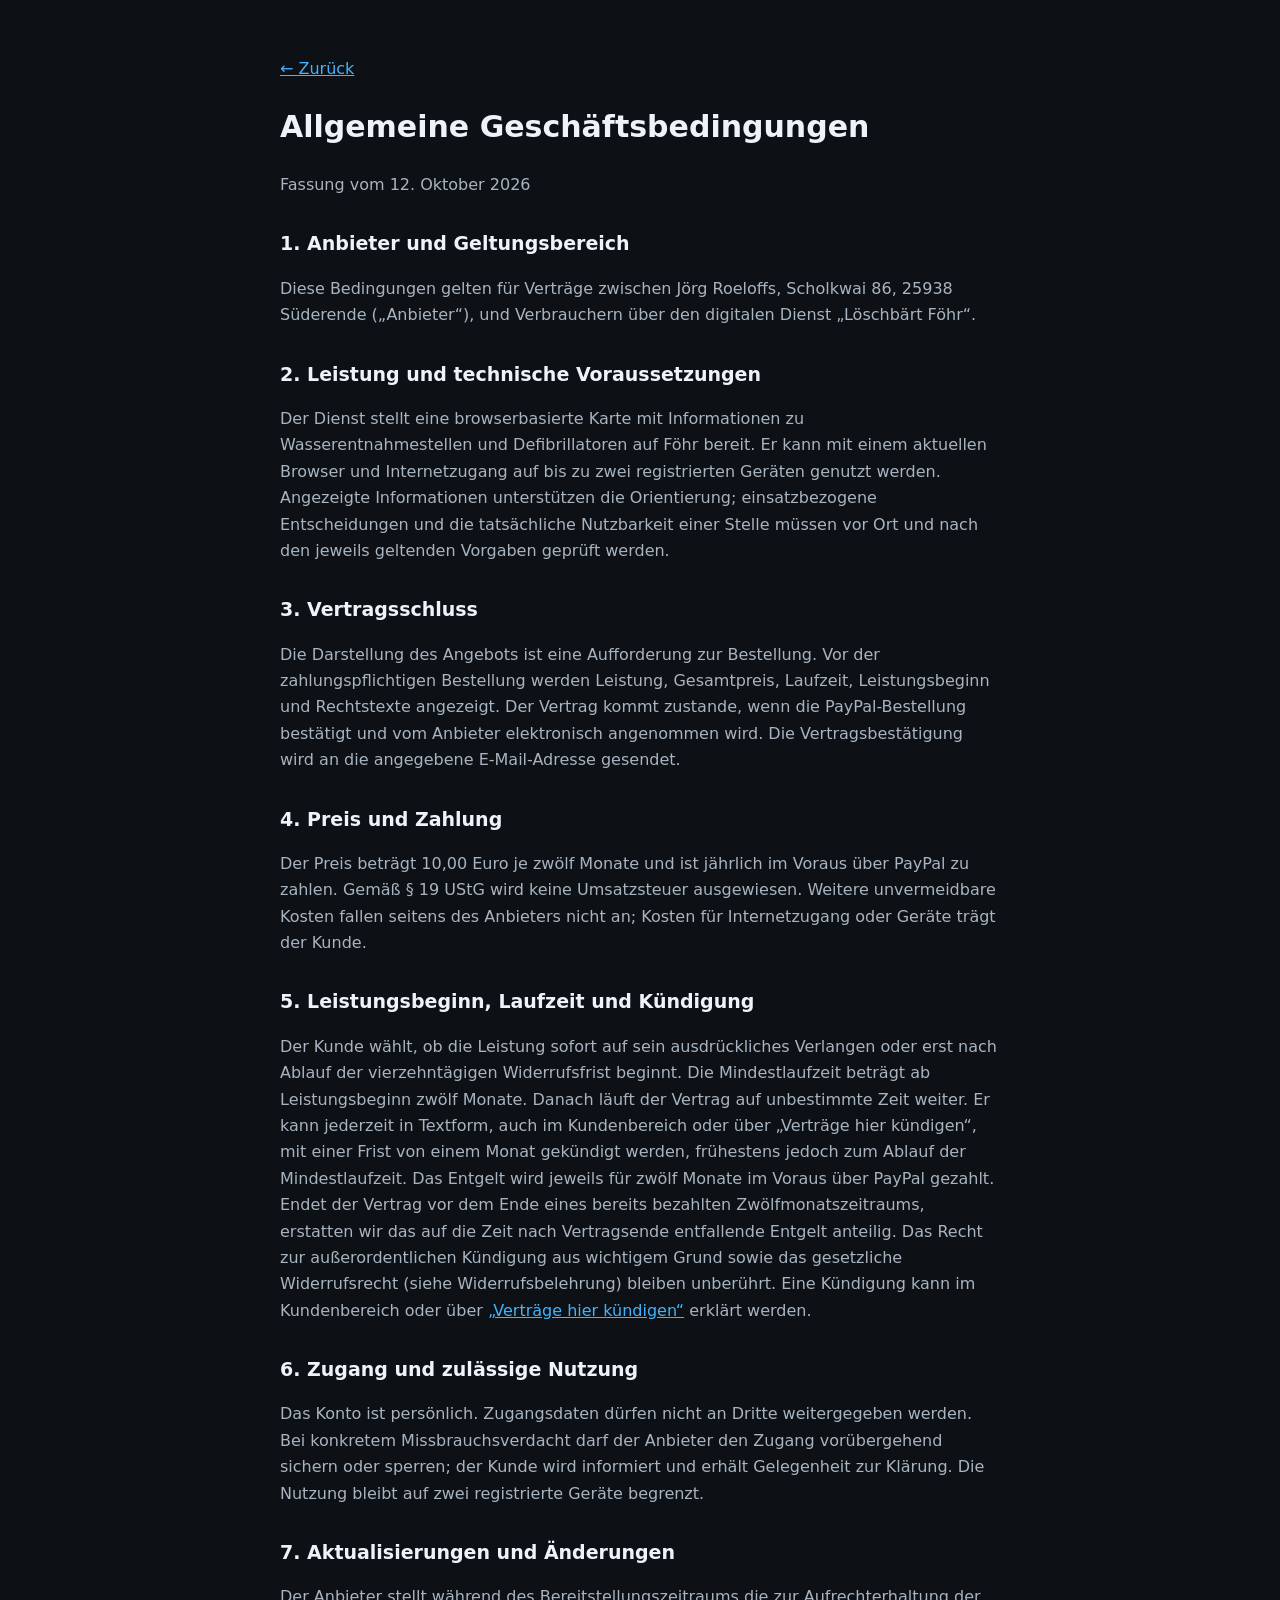
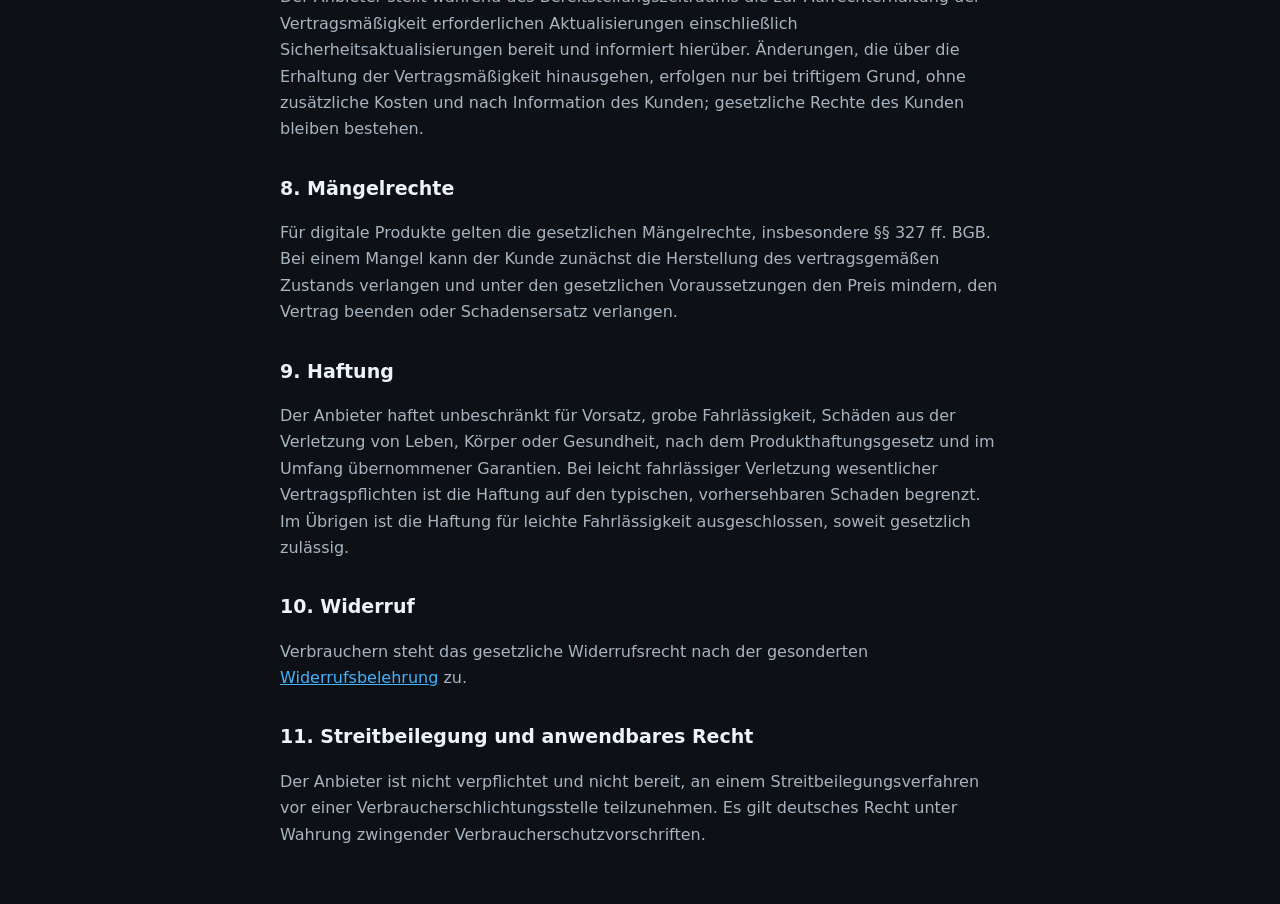
<file: agb.html>
<!doctype html><html lang="de"><head><meta charset="utf-8"><meta name="viewport" content="width=device-width,initial-scale=1"><link rel="icon" href="/img/loeschbaert-icon.webp"><title>AGB – Löschbärt Föhr</title><style>*{box-sizing:border-box}h1,h2{overflow-wrap:break-word;hyphens:auto}h1{font-size:clamp(22px,6.2vw,30px)}:root{--bg:#0d1116;--text:#edf3f8;--muted:#a8b4c0;--accent:#43b3ff}*{box-sizing:border-box}body{max-width:760px;margin:auto;padding:40px 20px;background:var(--bg);color:var(--text);font:16px/1.65 system-ui,sans-serif}h2{margin-top:30px;font-size:19px}p,li{color:var(--muted)}a{color:var(--accent)}</style></head><body><p><a href="/registrieren.html">← Zurück</a></p><h1>Allgemeine Geschäftsbedingungen</h1><p>Fassung vom 12. Oktober 2026</p>
<h2>1. Anbieter und Geltungsbereich</h2><p>Diese Bedingungen gelten für Verträge zwischen Jörg Roeloffs, Scholkwai 86, 25938 Süderende („Anbieter“), und Verbrauchern über den digitalen Dienst „Löschbärt Föhr“.</p>
<h2>2. Leistung und technische Voraussetzungen</h2><p>Der Dienst stellt eine browserbasierte Karte mit Informationen zu Wasserentnahmestellen und Defibrillatoren auf Föhr bereit. Er kann mit einem aktuellen Browser und Internetzugang auf bis zu zwei registrierten Geräten genutzt werden. Angezeigte Informationen unterstützen die Orientierung; einsatzbezogene Entscheidungen und die tatsächliche Nutzbarkeit einer Stelle müssen vor Ort und nach den jeweils geltenden Vorgaben geprüft werden.</p>
<h2>3. Vertragsschluss</h2><p>Die Darstellung des Angebots ist eine Aufforderung zur Bestellung. Vor der zahlungspflichtigen Bestellung werden Leistung, Gesamtpreis, Laufzeit, Leistungsbeginn und Rechtstexte angezeigt. Der Vertrag kommt zustande, wenn die PayPal-Bestellung bestätigt und vom Anbieter elektronisch angenommen wird. Die Vertragsbestätigung wird an die angegebene E-Mail-Adresse gesendet.</p>
<h2>4. Preis und Zahlung</h2><p>Der Preis beträgt 10,00 Euro je zwölf Monate und ist jährlich im Voraus über PayPal zu zahlen. Gemäß § 19 UStG wird keine Umsatzsteuer ausgewiesen. Weitere unvermeidbare Kosten fallen seitens des Anbieters nicht an; Kosten für Internetzugang oder Geräte trägt der Kunde.</p>
<h2>5. Leistungsbeginn, Laufzeit und Kündigung</h2><p>Der Kunde wählt, ob die Leistung sofort auf sein ausdrückliches Verlangen oder erst nach Ablauf der vierzehntägigen Widerrufsfrist beginnt. Die Mindestlaufzeit beträgt ab Leistungsbeginn zwölf Monate. Danach läuft der Vertrag auf unbestimmte Zeit weiter. Er kann jederzeit in Textform, auch im Kundenbereich oder über „Verträge hier kündigen“, mit einer Frist von einem Monat gekündigt werden, frühestens jedoch zum Ablauf der Mindestlaufzeit. Das Entgelt wird jeweils für zwölf Monate im Voraus über PayPal gezahlt. Endet der Vertrag vor dem Ende eines bereits bezahlten Zwölfmonatszeitraums, erstatten wir das auf die Zeit nach Vertragsende entfallende Entgelt anteilig. Das Recht zur außerordentlichen Kündigung aus wichtigem Grund sowie das gesetzliche Widerrufsrecht (siehe Widerrufsbelehrung) bleiben unberührt. Eine Kündigung kann im Kundenbereich oder über <a href="/kuendigen.html">„Verträge hier kündigen“</a> erklärt werden.</p>
<h2>6. Zugang und zulässige Nutzung</h2><p>Das Konto ist persönlich. Zugangsdaten dürfen nicht an Dritte weitergegeben werden. Bei konkretem Missbrauchsverdacht darf der Anbieter den Zugang vorübergehend sichern oder sperren; der Kunde wird informiert und erhält Gelegenheit zur Klärung. Die Nutzung bleibt auf zwei registrierte Geräte begrenzt.</p>
<h2>7. Aktualisierungen und Änderungen</h2><p>Der Anbieter stellt während des Bereitstellungszeitraums die zur Aufrechterhaltung der Vertragsmäßigkeit erforderlichen Aktualisierungen einschließlich Sicherheitsaktualisierungen bereit und informiert hierüber. Änderungen, die über die Erhaltung der Vertragsmäßigkeit hinausgehen, erfolgen nur bei triftigem Grund, ohne zusätzliche Kosten und nach Information des Kunden; gesetzliche Rechte des Kunden bleiben bestehen.</p>
<h2>8. Mängelrechte</h2><p>Für digitale Produkte gelten die gesetzlichen Mängelrechte, insbesondere §§ 327 ff. BGB. Bei einem Mangel kann der Kunde zunächst die Herstellung des vertragsgemäßen Zustands verlangen und unter den gesetzlichen Voraussetzungen den Preis mindern, den Vertrag beenden oder Schadensersatz verlangen.</p>
<h2>9. Haftung</h2><p>Der Anbieter haftet unbeschränkt für Vorsatz, grobe Fahrlässigkeit, Schäden aus der Verletzung von Leben, Körper oder Gesundheit, nach dem Produkthaftungsgesetz und im Umfang übernommener Garantien. Bei leicht fahrlässiger Verletzung wesentlicher Vertragspflichten ist die Haftung auf den typischen, vorhersehbaren Schaden begrenzt. Im Übrigen ist die Haftung für leichte Fahrlässigkeit ausgeschlossen, soweit gesetzlich zulässig.</p>
<h2>10. Widerruf</h2><p>Verbrauchern steht das gesetzliche Widerrufsrecht nach der gesonderten <a href="/widerruf.html">Widerrufsbelehrung</a> zu.</p>
<h2>11. Streitbeilegung und anwendbares Recht</h2><p>Der Anbieter ist nicht verpflichtet und nicht bereit, an einem Streitbeilegungsverfahren vor einer Verbraucherschlichtungsstelle teilzunehmen. Es gilt deutsches Recht unter Wahrung zwingender Verbraucherschutzvorschriften.</p>
</body></html>
</file>
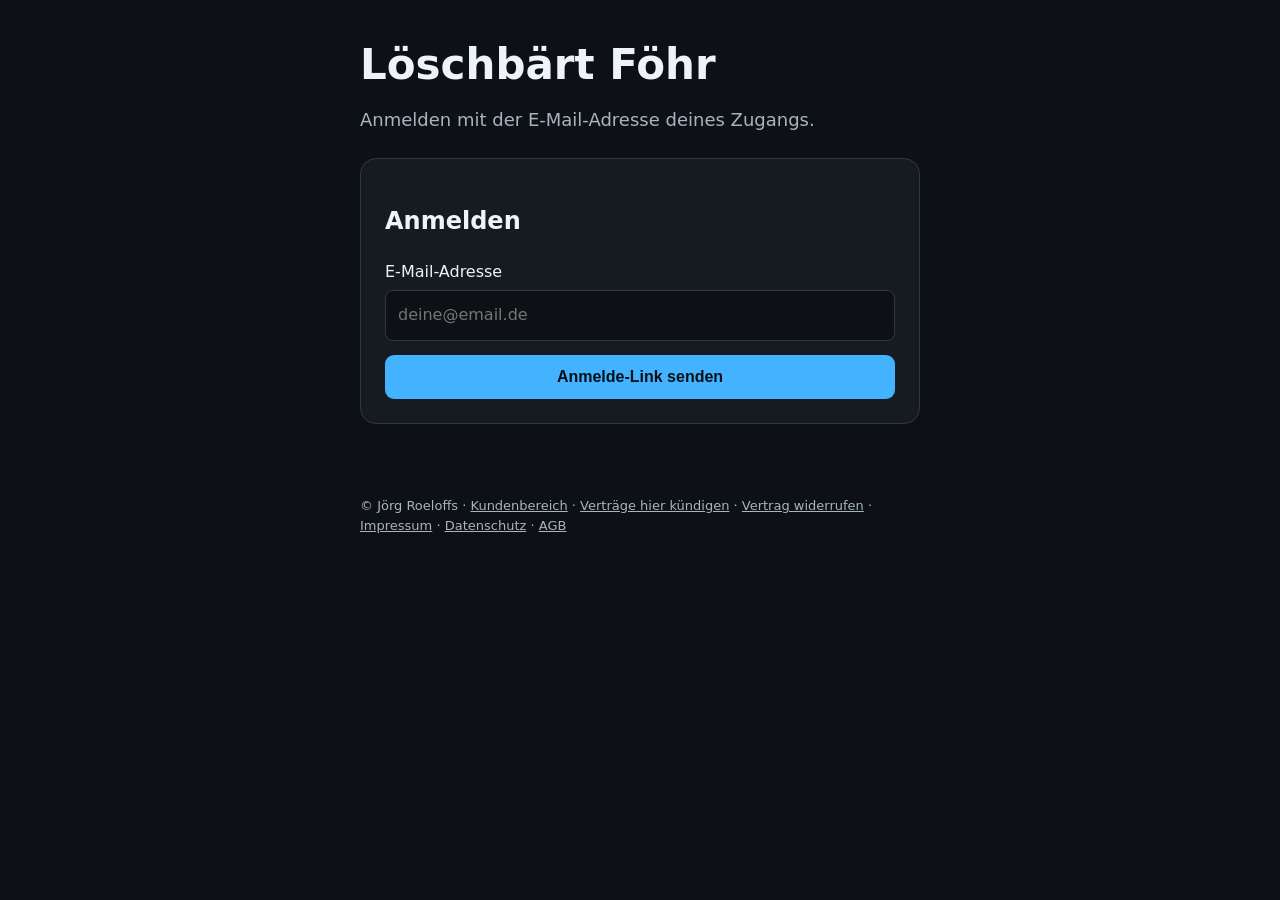
<file: anmelden.html>
<!doctype html>
<html lang="de">
  <head>
    <meta charset="utf-8" />
    <meta name="viewport" content="width=device-width,initial-scale=1" />
<link rel="icon" href="/img/loeschbaert-icon.webp">
    <title>Löschbärt Föhr – Anmelden</title>
    <style>
      :root {
        --bg: #0d1116;
        --card: #161b22;
        --border: #303844;
        --text: #edf3f8;
        --muted: #a8b4c0;
        --accent: #43b3ff;
        --ok: #52d18b;
        --bad: #ff7b72;
      }
      * {
        box-sizing: border-box;
      }
      body {
        margin: 0;
        background: var(--bg);
        color: var(--text);
        font:
          16px/1.55 system-ui,
          -apple-system,
          "Segoe UI",
          sans-serif;
      }
      main,
      footer {
        width: min(560px, calc(100% - 32px));
        margin: auto;
      }
      main {
        padding: 42px 0 20px;
      }
      h1 {
        font-size: clamp(27px, 6vw, 42px);
        line-height: 1.1;
        margin: 0 0 10px;
      }
      .lead {
        color: var(--muted);
        font-size: 18px;
      }
      .neukunde {
        margin: 14px 0 0;
        font-size: 14px;
      }
      .card {
        margin: 24px 0;
        padding: 24px;
        border: 1px solid var(--border);
        border-radius: 16px;
        background: var(--card);
      }
      label {
        display: block;
        margin: 12px 0 5px;
      }
      input[type="email"] {
        width: 100%;
        padding: 12px;
        border: 1px solid var(--border);
        border-radius: 8px;
        background: var(--bg);
        color: var(--text);
        font: inherit;
      }
      .btn {
        display: block;
        width: 100%;
        box-sizing: border-box;
        padding: 13px 16px;
        margin-top: 14px;
        border: 0;
        border-radius: 9px;
        background: var(--accent);
        color: #071018;
        font-weight: 750;
        font-size: 16px;
        text-align: center;
        text-decoration: none;
        cursor: pointer;
      }
      .btn:disabled {
        opacity: 0.45;
        cursor: not-allowed;
      }
      .status {
        display: none;
        margin-top: 14px;
        padding: 12px;
        border-radius: 8px;
        background: #202a35;
      }
      .status.show {
        display: block;
      }
      .error {
        color: var(--bad);
      }
      .success {
        color: var(--ok);
      }
      a {
        color: var(--accent);
      }
      footer {
        padding: 28px 0 46px;
        color: var(--muted);
        font-size: 13px;
      }
      footer a {
        color: inherit;
      }
      :focus-visible {
        outline: 3px solid var(--accent);
        outline-offset: 2px;
      }
    </style>
  </head>
  <body>
    <main>
      <h1>Löschbärt Föhr</h1>
      <p class="lead">Anmelden mit der E-Mail-Adresse deines Zugangs.</p>

      <section class="card" id="login-card">
        <h2>Anmelden</h2>
        <label for="email">E-Mail-Adresse</label>
        <input
          type="email"
          id="email"
          autocomplete="email"
          placeholder="deine@email.de"
        />
        <button class="btn" id="login" type="button">
          Anmelde-Link senden
        </button>
        <div class="status" id="login-status" role="status" aria-live="polite"></div>
        <div id="code-bereich" hidden>
          <label for="code">Oder: Code aus der E-Mail (zum Beispiel für ein Tablet)</label>
          <input
            type="text"
            id="code"
            inputmode="numeric"
            autocomplete="one-time-code"
            maxlength="10"
            placeholder="Code"
            style="letter-spacing:.2em"
          />
          <button class="btn" id="code-senden" type="button"
            style="background:transparent;color:var(--text);border:1px solid var(--border)">
            Mit Code anmelden
          </button>
        </div>
      </section>

      <section class="card" id="konto-card" hidden>
        <h2>Angemeldet</h2>
        <p id="signed-in" class="status show success"></p>
        <div id="mit-zugang" hidden>
          <a class="btn" href="https://foehr.roewise.com/nutzer/">Löschbärt Föhr öffnen</a>
          <p style="text-align:center;margin-top:10px;font-size:12.5px;color:var(--muted)">
            Für die Installation als App empfehlen wir Chrome oder Edge.
            Ist dein Standardbrowser Firefox?
            <a href="#" onclick="return adresseKopieren(this)">Adresse kopieren</a>
            und in Chrome/Edge einfügen.
          </p>
          <p style="text-align:center;margin-top:10px">
            <a href="/kundenbereich.html">Kundenbereich öffnen</a>
          </p>
        </div>
        <div id="ohne-zugang" hidden>
          <p class="status show error">
            Für diese E-Mail-Adresse besteht noch kein Zugang.
          </p>
          <p class="status show">Neubestellungen sind derzeit nicht möglich.</p>
        </div>
        <button
          class="btn"
          id="logout"
          type="button"
          style="background:transparent;color:var(--text);border:1px solid var(--border)"
        >
          Abmelden
        </button>
      </section>
    </main>

    <footer>
      © Jörg Roeloffs · <a href="/kundenbereich.html">Kundenbereich</a> ·
      <a href="/kuendigen.html">Verträge hier kündigen</a> ·
      <a href="/widerruf.html">Vertrag widerrufen</a> ·
      <a href="/impressum.html">Impressum</a> ·
      <a href="/datenschutz.html">Datenschutz</a> · <a href="/agb.html">AGB</a>
    </footer>

    <script src="/vendor/supabase.js"></script>
    <script>
      const SUPABASE_URL = "https://bmntahgtagjijfyeepju.supabase.co",
        SUPABASE_ANON_KEY =
          "eyJhbGciOiJIUzI1NiIsInR5cCI6IkpXVCJ9.eyJpc3MiOiJzdXBhYmFzZSIsInJlZiI6ImJtbnRhaGd0YWdqaWpmeWVlcGp1Iiwicm9sZSI6ImFub24iLCJpYXQiOjE3ODk4OTE2ODEsImV4cCI6MjEwNTQ2NzY4MX0.YzXfS98rli0PvIXmIyBAg9KJjcOW2NlXZq9fHzpcA0g";
      if (!window.supabase || !window.supabase.createClient) {
        document.body.insertAdjacentHTML(
          "afterbegin",
          '<p style="margin:16px;padding:14px;border:1px solid #ff7b72;border-radius:8px;color:#ff7b72">' +
            "Die Anmeldung kann gerade nicht geladen werden. Bitte die Seite neu laden. " +
            "Besteht das Problem weiter, wenden Sie sich bitte an wasserentnahme-foehr@web.de." +
            "</p>"
        );
        throw new Error("Anmeldebibliothek nicht verfuegbar");
      }
      const sb = window.supabase.createClient(SUPABASE_URL, SUPABASE_ANON_KEY);

      function status(id, text, kind = "") {
        const el = document.getElementById(id);
        el.textContent = text;
        el.className = `status show ${kind}`;
      }
      function adresseKopieren(link) {
        const text = link.textContent;
        navigator.clipboard
          .writeText("https://foehr.roewise.com/nutzer/")
          .then(() => {
            link.textContent = "Kopiert!";
            setTimeout(() => (link.textContent = text), 2000);
          })
          .catch(() => {});
        return false;
      }

      // Dieselbe Pruefung wie auf der Bestellseite: hat dieses Konto bereits
      // einen laufenden Zugang? Nur dann wird "Löschbärt Föhr öffnen"
      // angeboten statt eines Hinweises auf die Bestellung.
      async function hasExistingAccess(session) {
        const { data: profiles } = await sb
          .from("customer_profiles")
          .select("id")
          .eq("auth_user_id", session.user.id)
          .limit(1);
        if (!profiles?.length) return false;
        const { data: subscriptions } = await sb
          .from("subscriptions")
          .select("id")
          .eq("customer_id", profiles[0].id)
          .in("status", [
            "wird_geprueft",
            "wartet_auf_leistungsbeginn",
            "aktiv",
            "kulanzzeit",
            "gekuendigt_zum_ende",
          ])
          .limit(1);
        return Boolean(subscriptions?.length);
      }

      async function updateSession() {
        const {
          data: { session },
        } = await sb.auth.getSession();
        if (!session) return;
        document.getElementById("login-card").hidden = true;
        document.getElementById("konto-card").hidden = false;
        document.getElementById("signed-in").textContent =
          "Angemeldet als " + session.user.email;
        const zugang = await hasExistingAccess(session);
        document.getElementById("mit-zugang").hidden = !zugang;
        document.getElementById("ohne-zugang").hidden = zugang;
      }

      document.getElementById("login").onclick = async () => {
        const email = document.getElementById("email").value.trim();
        if (!email)
          return status(
            "login-status",
            "Bitte eine gültige E-Mail-Adresse eingeben.",
            "error"
          );
        const { error } = await sb.auth.signInWithOtp({
          email,
          options: { emailRedirectTo: location.origin + location.pathname },
        });
        status(
          "login-status",
          error
            ? "Anmeldung fehlgeschlagen: " + error.message
            : "Anmelde-Link wurde versandt. Bitte E-Mail-Postfach öffnen. Auf einem anderen Gerät kannst du stattdessen den Code aus der E-Mail unten eingeben.",
          error ? "error" : "success"
        );
        if (!error) document.getElementById("code-bereich").hidden = false;
      };
      // Anmeldung mit dem Zahlencode aus derselben E-Mail (kein Link-Transfer nötig).
      document.getElementById("code-senden").onclick = async () => {
        const email = document.getElementById("email").value.trim();
        const code = document.getElementById("code").value.replace(/\s+/g, "");
        if (!email)
          return status("login-status", "Bitte oben die E-Mail-Adresse eingeben.", "error");
        if (!/^\d{6,10}$/.test(code))
          return status("login-status", "Bitte den Code aus der E-Mail eingeben (nur Ziffern).", "error");
        const { error } = await sb.auth.verifyOtp({ email, token: code, type: "email" });
        if (error)
          return status(
            "login-status",
            "Der Code ist falsch oder abgelaufen. Bitte einen neuen Code anfordern.",
            "error"
          );
        updateSession();
      };
      document.getElementById("logout").onclick = async () => {
        await sb.auth.signOut();
        location.reload();
      };
      sb.auth.onAuthStateChange(() => updateSession());
      updateSession();
    </script>
  </body>
</html>
</file>
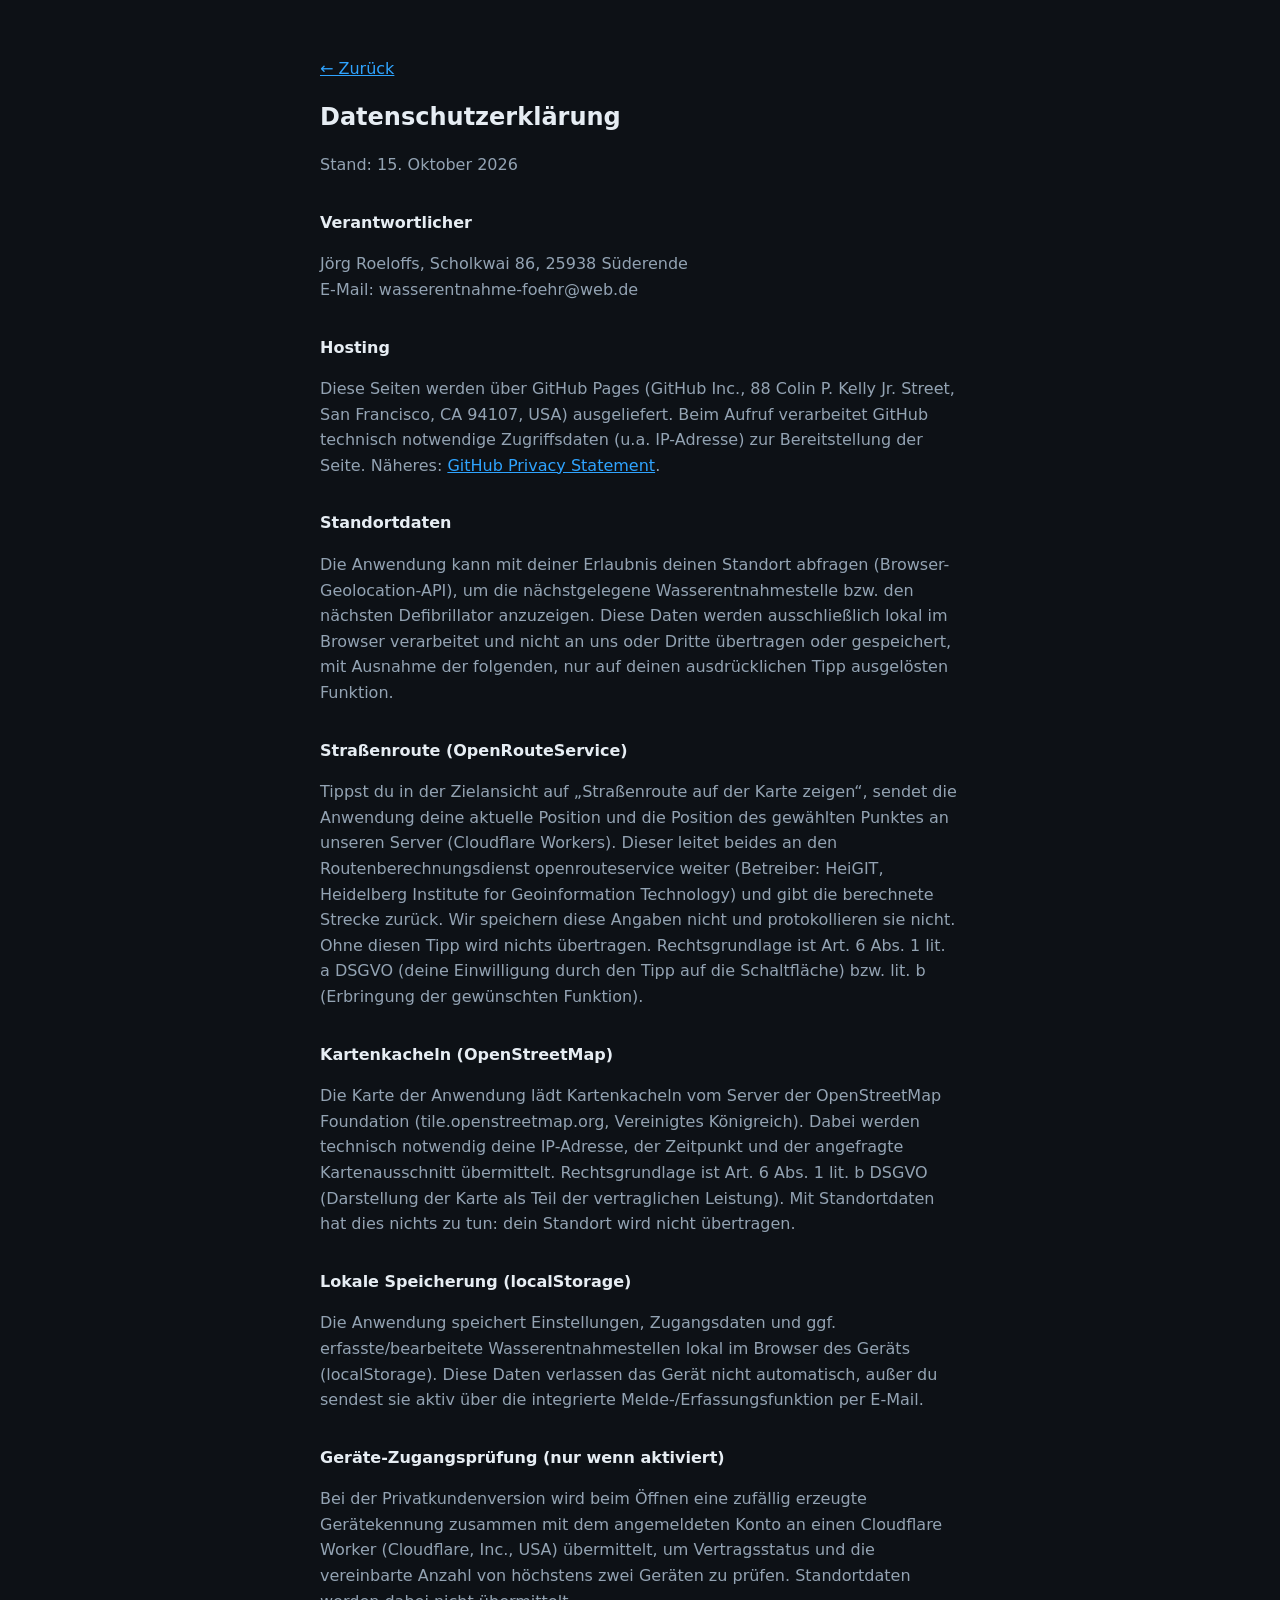
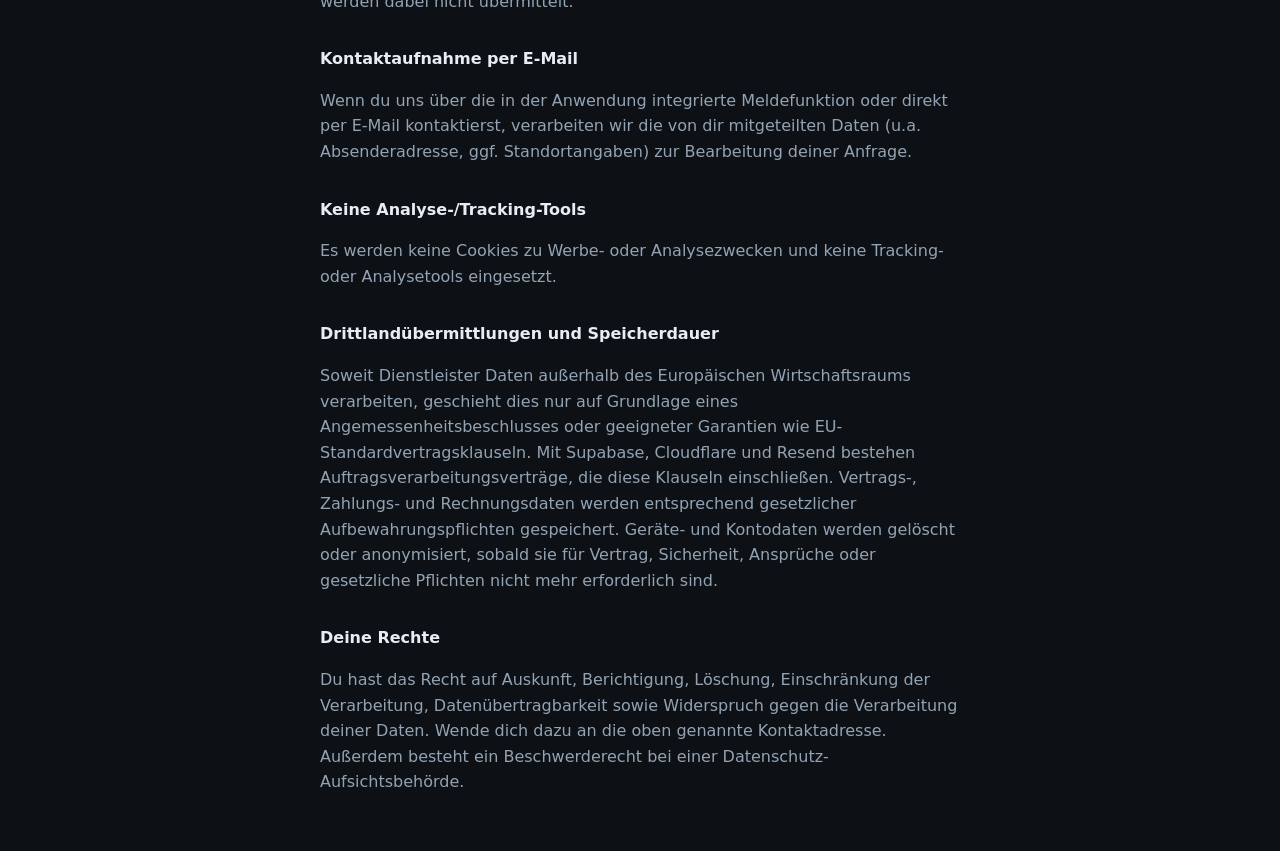
<file: datenschutz.html>
<!DOCTYPE html>
<html lang="de">
<head>
<meta charset="UTF-8">
<meta name="viewport" content="width=device-width, initial-scale=1">
<title>Datenschutzerklärung – Roewise</title>
<style>
  :root{--bg:#0d1116;--text:#e6edf3;--muted:#93a3b3;--signal:#2fa4ff}
  body{margin:0;background:var(--bg);color:var(--text);font-family:system-ui,-apple-system,"Segoe UI",sans-serif;
    max-width:640px;margin:0 auto;padding:40px 20px;line-height:1.6}
  h1{font-size:24px}
  h2{font-size:16px;margin-top:32px}
  p,li{color:var(--muted)}
  a{color:var(--signal)}
</style>
</head>
<body>
<p><a href="/">&larr; Zurück</a></p>
<h1>Datenschutzerklärung</h1>
<p>Stand: 15. Oktober 2026</p>

<h2>Verantwortlicher</h2>
<p>
Jörg Roeloffs, Scholkwai 86, 25938 Süderende<br>
E-Mail: wasserentnahme-foehr@web.de
</p>

<h2>Hosting</h2>
<p>
Diese Seiten werden über GitHub Pages (GitHub Inc., 88 Colin P. Kelly Jr. Street, San Francisco, CA 94107, USA)
ausgeliefert. Beim Aufruf verarbeitet GitHub technisch notwendige Zugriffsdaten (u.a. IP-Adresse) zur
Bereitstellung der Seite. Näheres: <a href="https://docs.github.com/en/site-policy/privacy-policies/github-general-privacy-statement">GitHub Privacy Statement</a>.
</p>

<h2>Standortdaten</h2>
<p>
Die Anwendung kann mit deiner Erlaubnis deinen Standort abfragen (Browser-Geolocation-API), um die
nächstgelegene Wasserentnahmestelle bzw. den nächsten Defibrillator anzuzeigen. Diese Daten werden
ausschließlich lokal im Browser verarbeitet und nicht an uns oder Dritte übertragen oder gespeichert,
mit Ausnahme der folgenden, nur auf deinen ausdrücklichen Tipp ausgelösten Funktion.
</p>

<h2>Straßenroute (OpenRouteService)</h2>
<p>
Tippst du in der Zielansicht auf „Straßenroute auf der Karte zeigen“, sendet die Anwendung deine aktuelle
Position und die Position des gewählten Punktes an unseren Server (Cloudflare Workers). Dieser leitet beides an den
Routenberechnungsdienst openrouteservice weiter (Betreiber: HeiGIT, Heidelberg Institute for Geoinformation
Technology) und gibt die berechnete Strecke zurück. Wir speichern diese Angaben nicht und protokollieren sie
nicht. Ohne diesen Tipp wird nichts übertragen. Rechtsgrundlage ist Art. 6 Abs. 1 lit. a DSGVO (deine
Einwilligung durch den Tipp auf die Schaltfläche) bzw. lit. b (Erbringung der gewünschten Funktion).
</p>

<h2>Kartenkacheln (OpenStreetMap)</h2>
<p>
Die Karte der Anwendung lädt Kartenkacheln vom Server der OpenStreetMap Foundation (tile.openstreetmap.org,
Vereinigtes Königreich). Dabei werden technisch notwendig deine IP-Adresse, der Zeitpunkt und der angefragte
Kartenausschnitt übermittelt. Rechtsgrundlage ist Art. 6 Abs. 1 lit. b DSGVO (Darstellung der Karte als Teil der
vertraglichen Leistung). Mit Standortdaten hat dies nichts zu tun: dein Standort wird nicht übertragen.
</p>

<h2>Lokale Speicherung (localStorage)</h2>
<p>
Die Anwendung speichert Einstellungen, Zugangsdaten und ggf. erfasste/bearbeitete Wasserentnahmestellen
lokal im Browser des Geräts (localStorage). Diese Daten verlassen das Gerät nicht automatisch, außer
du sendest sie aktiv über die integrierte Melde-/Erfassungsfunktion per E-Mail.
</p>

<h2>Geräte-Zugangsprüfung (nur wenn aktiviert)</h2>
<p>
Bei der Privatkundenversion wird beim Öffnen eine zufällig erzeugte Gerätekennung zusammen mit dem
angemeldeten Konto an einen Cloudflare Worker (Cloudflare, Inc., USA) übermittelt, um Vertragsstatus
und die vereinbarte Anzahl von höchstens zwei Geräten zu prüfen. Standortdaten werden dabei nicht
übermittelt.
</p>

<h2>Kontaktaufnahme per E-Mail</h2>
<p>
Wenn du uns über die in der Anwendung integrierte Meldefunktion oder direkt per E-Mail kontaktierst,
verarbeiten wir die von dir mitgeteilten Daten (u.a. Absenderadresse, ggf. Standortangaben) zur
Bearbeitung deiner Anfrage.
</p>

<h2>Keine Analyse-/Tracking-Tools</h2>
<p>Es werden keine Cookies zu Werbe- oder Analysezwecken und keine Tracking- oder Analysetools eingesetzt.</p>

<h2>Drittlandübermittlungen und Speicherdauer</h2>
<p>
Soweit Dienstleister Daten außerhalb des Europäischen Wirtschaftsraums verarbeiten, geschieht dies nur
auf Grundlage eines Angemessenheitsbeschlusses oder geeigneter Garantien wie EU-Standardvertragsklauseln.
Mit Supabase, Cloudflare und Resend bestehen Auftragsverarbeitungsverträge, die diese Klauseln einschließen.
Vertrags-, Zahlungs- und Rechnungsdaten werden entsprechend gesetzlicher Aufbewahrungspflichten gespeichert.
Geräte- und Kontodaten werden gelöscht oder anonymisiert, sobald sie für Vertrag, Sicherheit, Ansprüche
oder gesetzliche Pflichten nicht mehr erforderlich sind.
</p>

<h2>Deine Rechte</h2>
<p>
Du hast das Recht auf Auskunft, Berichtigung, Löschung, Einschränkung der Verarbeitung, Datenübertragbarkeit
sowie Widerspruch gegen die Verarbeitung deiner Daten. Wende dich dazu an die oben genannte Kontaktadresse.
Außerdem besteht ein Beschwerderecht bei einer Datenschutz-Aufsichtsbehörde.
</p>

</body>
</html>
</file>
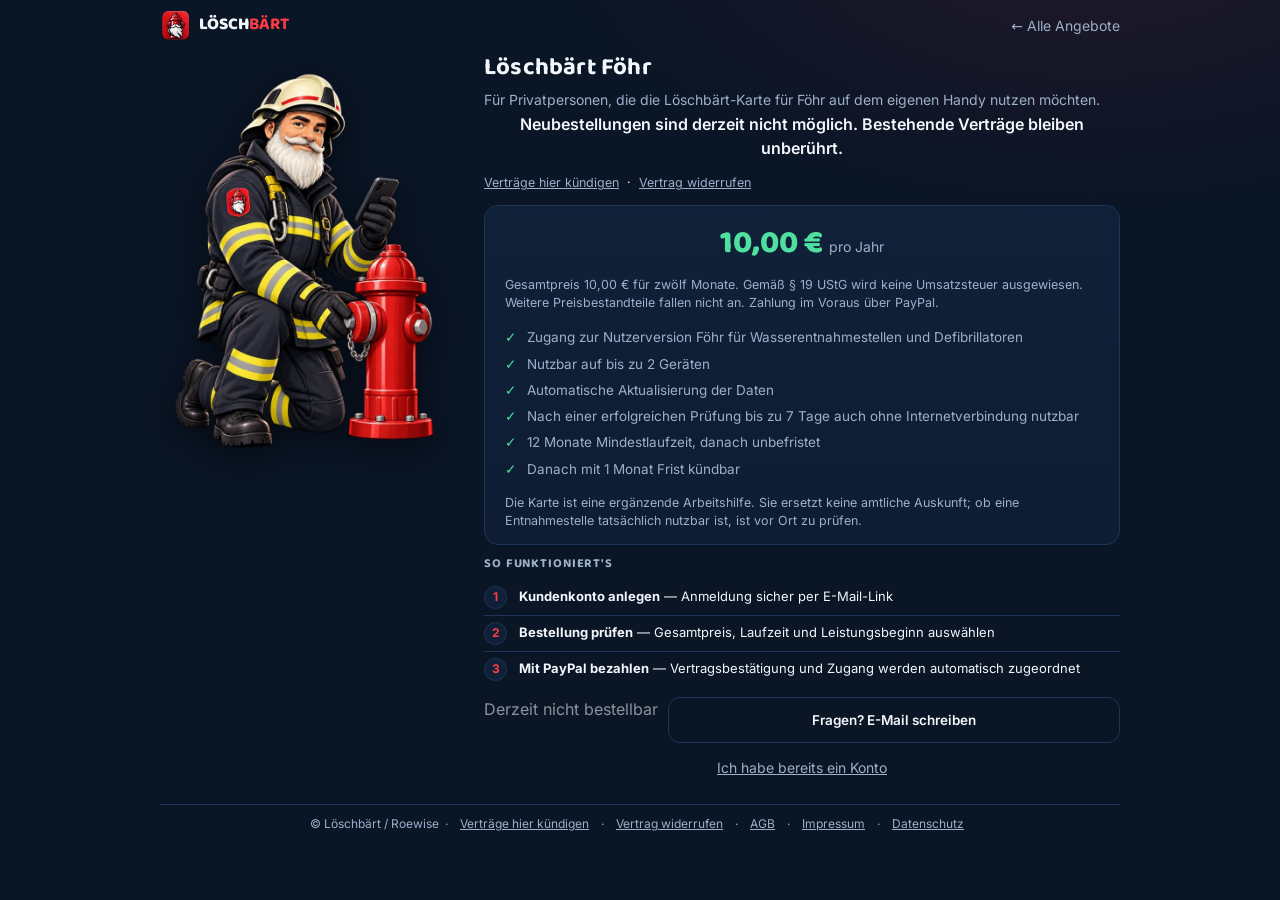
<file: einzelabo.html>
<!DOCTYPE html>
<html lang="de">
<head>
<meta charset="UTF-8">
<meta name="viewport" content="width=device-width, initial-scale=1">
<title>Löschbärt Föhr – Jahreszugang</title>
<link rel="icon" href="/img/loeschbaert-icon.webp">
<link rel="stylesheet" href="/fonts/fonts.css">
<style>
  :root{
    --bg:#0a1526; --bg2:#0e1d34; --card:#0f2038; --border:#1e3556;
    --text:#f3f6fb; --muted:#9db0c9; --accent:#ff3b44; --accent-dark:#d81f2a;
    --preis:#4fe0a0;
  }
  *{box-sizing:border-box}
  html,body{height:100%}
  body{
    margin:0; background:var(--bg); color:var(--text);
    font:16px/1.5 Inter,system-ui,-apple-system,"Segoe UI",sans-serif;
    padding:0 20px 28px;
    background-image:radial-gradient(ellipse 900px 500px at 85% -10%, rgba(255,59,68,0.10), transparent 60%);
  }
  h1,h2{font-family:"Baloo 2",Inter,sans-serif}
  a:focus-visible{outline:3px solid var(--accent); outline-offset:2px; border-radius:4px}

  .seite{max-width:960px; margin:0 auto}

  .kopf{display:flex; align-items:center; justify-content:space-between; padding:10px 0; gap:12px; flex-wrap:wrap}
  .marke{display:flex; align-items:center; gap:9px; text-decoration:none; color:var(--text)}
  .marke img{width:30px; height:30px; border-radius:8px; flex:none}
  .marke .wortmarke{font-family:"Baloo 2",sans-serif; font-weight:800; font-size:17px}
  .marke .wortmarke b{color:var(--accent)}
  .zurueck{color:var(--muted); text-decoration:none; font-size:14px}
  .zurueck:hover{color:var(--text)}

  /* Ab Desktop-Breite: Bild groß links (mittig, bleibt beim Scrollen
     sichtbar), Inhalt rechts. Auf schmalen Bildschirmen einspaltig. */
  .layout{display:flex; flex-direction:column; gap:8px}
  .bild-spalte{display:flex; justify-content:center; margin-bottom:6px}
  .bild-spalte img{width:150px; flex:none; filter:drop-shadow(0 10px 18px rgba(0,0,0,0.5))}
  .inhalt-spalte{min-width:0}

  header{margin-bottom:2px}
  h1{font-size:24px; margin:0 0 4px; letter-spacing:0.2px}
  p.sub{color:var(--muted); margin:0; font-size:14px; line-height:1.45}
  .rechtslinks{font-size:12.5px; margin:8px 0 0}
  .rechtslinks a{color:var(--muted); text-decoration:underline}
  .rechtslinks a:hover{color:var(--text)}

  .preis-karte{
    background:linear-gradient(180deg, var(--card), var(--bg2)); border:1px solid var(--border); border-radius:14px;
    padding:14px 20px; margin-top:12px; text-align:center;
  }
  .preis{font-family:"Baloo 2",sans-serif; font-size:32px; font-weight:800; color:var(--preis); margin:0}
  .preis span{font-family:Inter,sans-serif; font-size:14px; color:var(--muted); font-weight:400}
  .preis-hinweis{font-size:12.5px; line-height:1.45; color:var(--muted); text-align:left; margin:8px 0 0}
  .leistungen{list-style:none; padding:0; margin:12px 0; text-align:left; font-size:13.5px; color:var(--muted)}
  .leistungen li{padding:3px 0; padding-left:22px; position:relative}
  .leistungen li::before{content:"✓"; position:absolute; left:0; color:var(--preis); font-weight:700}

  .schritte{margin-top:10px}
  .schritte h2{font-size:12.5px; margin:0 0 6px; color:var(--muted); text-transform:uppercase; letter-spacing:.07em; font-weight:700}
  .schritt{display:flex; gap:12px; padding:6px 0; border-top:1px solid var(--border)}
  .schritt:first-of-type{border-top:none}
  .nr{
    flex:none; width:23px; height:23px; border-radius:50%; background:var(--card);
    border:1px solid var(--border); display:flex; align-items:center; justify-content:center;
    font-size:12px; font-weight:700; color:var(--accent);
  }
  .schritt-text{font-size:13px; line-height:1.4; padding-top:1px}
  .schritt-text b{color:var(--text)}

  .knoepfe{display:flex; gap:10px; margin-top:10px; flex-wrap:wrap}
  a.btn-zahlen, a.btn-mail{flex:1; min-width:200px}
  a.btn-zahlen{
    display:block; text-align:center;
    background:var(--accent); color:#fff; text-decoration:none;
    padding:14px; border-radius:12px; font-weight:700; font-size:15px;
    box-shadow:0 10px 24px -10px rgba(255,59,68,0.55);
  }
  a.btn-zahlen:hover{background:var(--accent-dark)}
  a.btn-mail{
    display:block; text-align:center;
    background:transparent; color:var(--text); text-decoration:none;
    padding:12px; border-radius:12px; font-weight:600; font-size:13.5px;
    border:1px solid var(--border);
  }
  a.btn-mail:hover{border-color:var(--muted)}

  footer{margin-top:12px; font-size:12px; color:var(--muted); text-align:center; border-top:1px solid var(--border); padding-top:10px}
  footer a{color:var(--muted); margin:0 6px; text-decoration:underline}
  footer a:hover{color:var(--text)}

  @media(min-width:760px){
    .layout{flex-direction:row; align-items:flex-start; gap:44px}
    .bild-spalte{flex:none; width:280px; margin-bottom:0; position:sticky; top:24px; align-self:flex-start}
    .bild-spalte img{width:100%}
    .inhalt-spalte{flex:1}
  }
</style>
</head>
<body>
<div class="seite">

  <div class="kopf">
    <a class="marke" href="/">
      <img src="/img/loeschbaert-icon.webp" alt="">
      <span class="wortmarke">LÖSCH<b>BÄRT</b></span>
    </a>
    <a class="zurueck" href="/">&larr; Alle Angebote</a>
  </div>

  <div class="layout">
    <div class="bild-spalte">
      <img src="/img/loeschbaert-hydrant.webp" alt="Löschbärt, das Maskottchen: ein bärtiger Feuerwehrmann kniet neben einem Hydranten und schaut aufs Handy">
    </div>

    <div class="inhalt-spalte">
      <header>
        <h1>Löschbärt Föhr</h1>
        <p class="sub">Für Privatpersonen, die die Löschbärt-Karte für Föhr auf dem eigenen Handy nutzen möchten.</p>
      </header>
      <p style="text-align:center;font-weight:600;margin:0 0 14px">Neubestellungen sind derzeit nicht möglich. Bestehende Verträge bleiben unberührt.</p>
      <p class="rechtslinks">
        <a href="/kuendigen.html">Verträge hier kündigen</a> &nbsp;·&nbsp;
        <a href="/widerruf.html">Vertrag widerrufen</a>
      </p>

      <div class="preis-karte">
        <p class="preis">10,00&nbsp;€ <span>pro Jahr</span></p>
        <p class="preis-hinweis">
          Gesamtpreis 10,00 € für zwölf Monate. Gemäß § 19 UStG wird keine Umsatzsteuer
          ausgewiesen. Weitere Preisbestandteile fallen nicht an. Zahlung im Voraus über PayPal.
        </p>
        <ul class="leistungen">
          <li>Zugang zur Nutzerversion Föhr für Wasserentnahmestellen und Defibrillatoren</li>
          <li>Nutzbar auf bis zu 2 Geräten</li>
          <li>Automatische Aktualisierung der Daten</li>
          <li>Nach einer erfolgreichen Prüfung bis zu 7 Tage auch ohne Internetverbindung nutzbar</li>
          <li>12 Monate Mindestlaufzeit, danach unbefristet</li>
          <li>Danach mit 1 Monat Frist kündbar</li>
        </ul>
        <p class="preis-hinweis">
          Die Karte ist eine ergänzende Arbeitshilfe. Sie ersetzt keine amtliche Auskunft;
          ob eine Entnahmestelle tatsächlich nutzbar ist, ist vor Ort zu prüfen.
        </p>
      </div>

      <div class="schritte">
        <h2>So funktioniert's</h2>
        <div class="schritt">
          <div class="nr">1</div>
          <div class="schritt-text"><b>Kundenkonto anlegen</b> — Anmeldung sicher per E-Mail-Link</div>
        </div>
        <div class="schritt">
          <div class="nr">2</div>
          <div class="schritt-text"><b>Bestellung prüfen</b> — Gesamtpreis, Laufzeit und Leistungsbeginn auswählen</div>
        </div>
        <div class="schritt">
          <div class="nr">3</div>
          <div class="schritt-text"><b>Mit PayPal bezahlen</b> — Vertragsbestätigung und Zugang werden automatisch zugeordnet</div>
        </div>
      </div>

      <div class="knoepfe">
        <span class="btn-zahlen" style="opacity:.55;cursor:default">Derzeit nicht bestellbar</span>
        <a class="btn-mail" href="mailto:wasserentnahme-foehr@web.de?subject=L%C3%B6schb%C3%A4rt%20F%C3%B6hr">Fragen? E-Mail schreiben</a>
      </div>
      <p style="text-align:center;margin-top:14px;font-size:14px">
        <a href="/anmelden.html" style="color:var(--muted)">Ich habe bereits ein Konto</a>
      </p>
    </div>
  </div>

  <footer>&copy; Löschbärt / Roewise
    &nbsp;·&nbsp; <a href="/kuendigen.html">Verträge hier kündigen</a>
    &nbsp;·&nbsp; <a href="/widerruf.html">Vertrag widerrufen</a>
    &nbsp;·&nbsp; <a href="/agb.html">AGB</a>
    &nbsp;·&nbsp; <a href="/impressum.html">Impressum</a>
    &nbsp;·&nbsp; <a href="/datenschutz.html">Datenschutz</a></footer>
</div>
</body>
</html>
</file>
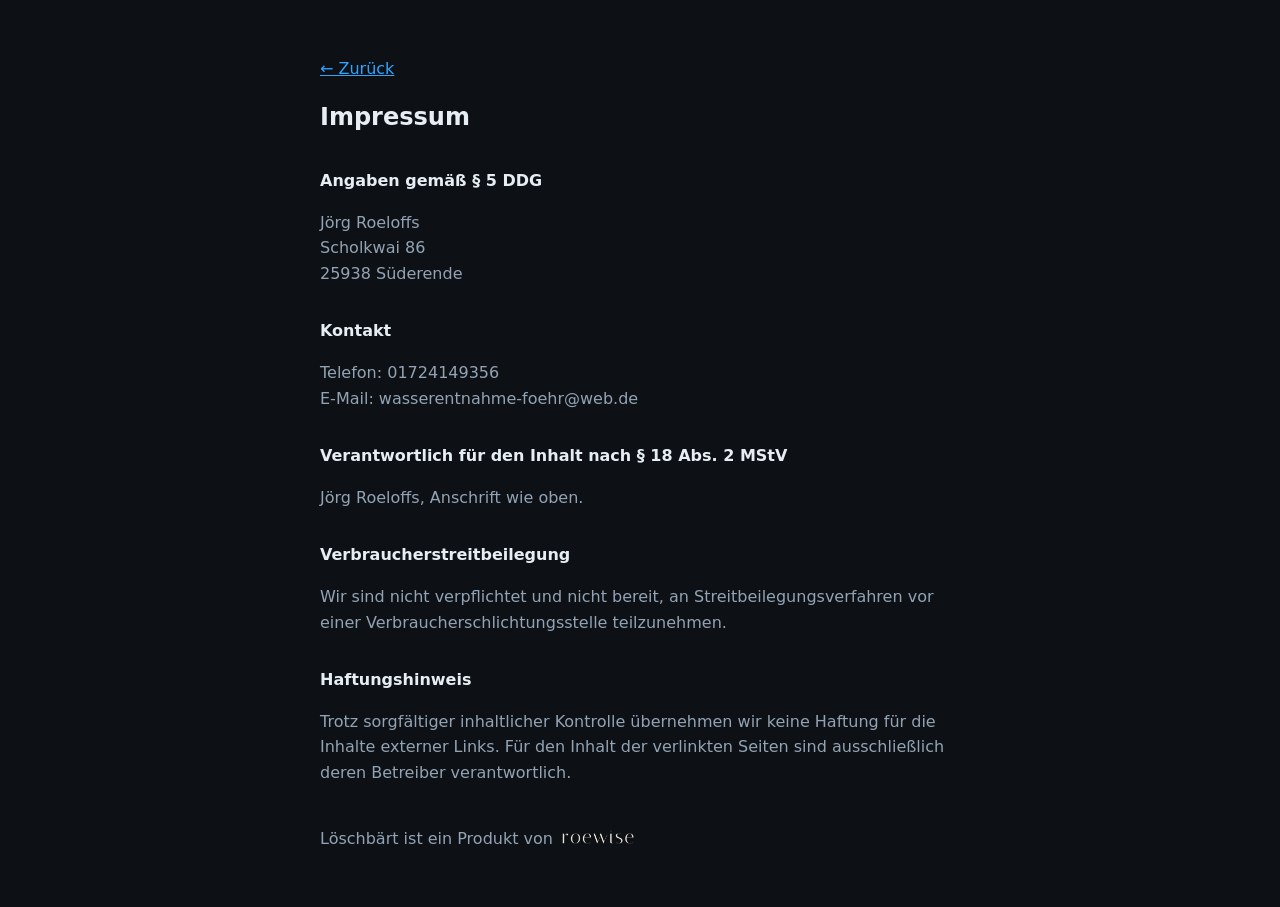
<file: impressum.html>
<!DOCTYPE html>
<html lang="de">
<head>
<meta charset="UTF-8">
<meta name="viewport" content="width=device-width, initial-scale=1">
<title>Impressum – Roewise</title>
<style>
  :root{--bg:#0d1116;--text:#e6edf3;--muted:#93a3b3;--signal:#2fa4ff}
  body{margin:0;background:var(--bg);color:var(--text);font-family:system-ui,-apple-system,"Segoe UI",sans-serif;
    max-width:640px;margin:0 auto;padding:40px 20px;line-height:1.6}
  h1{font-size:24px}
  h2{font-size:16px;margin-top:32px}
  p{color:var(--muted)}
  a{color:var(--signal)}
</style>
</head>
<body>
<p><a href="/">&larr; Zurück</a></p>
<h1>Impressum</h1>

<h2>Angaben gemäß § 5 DDG</h2>
<p>
Jörg Roeloffs<br>
Scholkwai 86<br>
25938 Süderende
</p>

<h2>Kontakt</h2>
<p>
Telefon: 01724149356<br>
E-Mail: wasserentnahme-foehr@web.de
</p>

<h2>Verantwortlich für den Inhalt nach § 18 Abs. 2 MStV</h2>
<p>Jörg Roeloffs, Anschrift wie oben.</p>

<h2>Verbraucherstreitbeilegung</h2>
<p>Wir sind nicht verpflichtet und nicht bereit, an Streitbeilegungsverfahren vor einer
Verbraucherschlichtungsstelle teilzunehmen.</p>

<h2>Haftungshinweis</h2>
<p>
Trotz sorgfältiger inhaltlicher Kontrolle übernehmen wir keine Haftung für die Inhalte externer Links.
Für den Inhalt der verlinkten Seiten sind ausschließlich deren Betreiber verantwortlich.
</p>

<p style="margin-top:40px;display:flex;align-items:center;gap:8px">
Löschbärt ist ein Produkt von
<img src="/img/roewise-logo.png" alt="roewise" style="height:18px;width:auto">
</p>

</body>
</html>
</file>
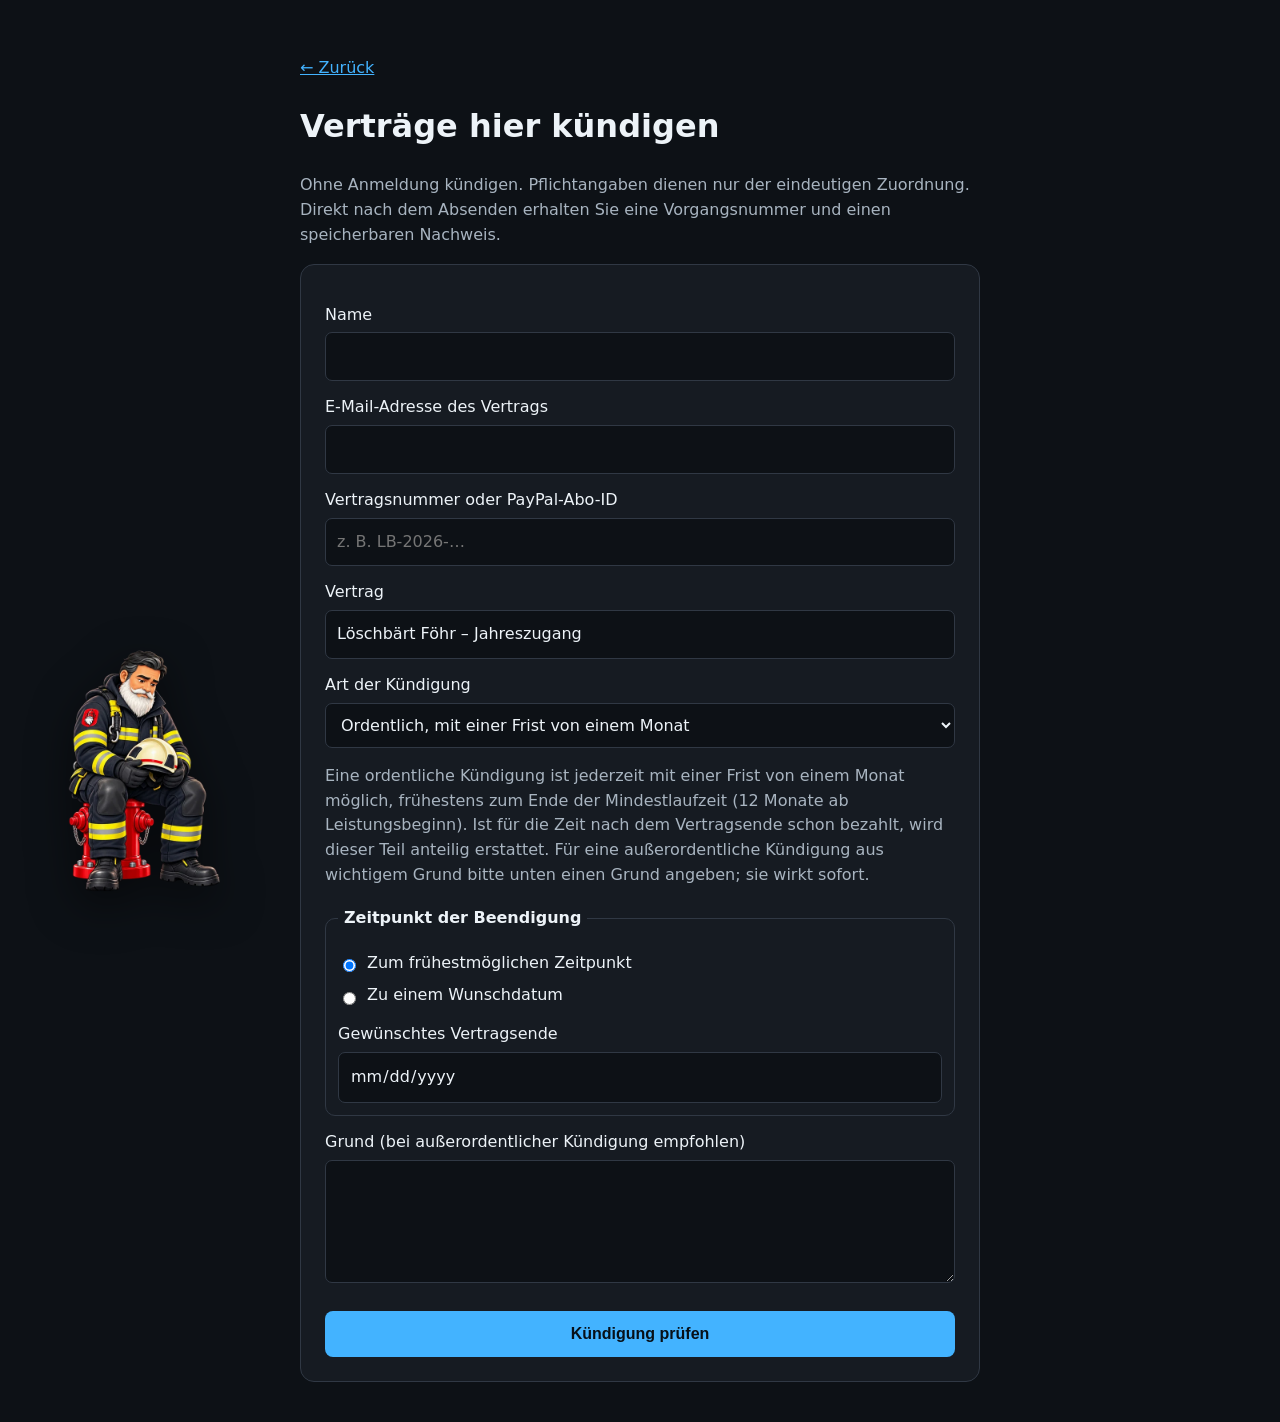
<file: kuendigen.html>
<!doctype html>
<html lang="de">
  <head>
    <meta charset="utf-8" />
    <meta name="viewport" content="width=device-width,initial-scale=1" />
<link rel="icon" href="/img/loeschbaert-icon.webp">
    <title>Verträge hier kündigen – Löschbärt Föhr</title>
    <style>
      :root {
        --bg: #0d1116;
        --card: #161b22;
        --border: #303844;
        --text: #edf3f8;
        --muted: #a8b4c0;
        --accent: #43b3ff;
        --ok: #52d18b;
        --bad: #ff7b72;
      }
      * {
        box-sizing: border-box;
      }
      body {
        margin: 0;
        background: var(--bg);
        color: var(--text);
        font:
          16px/1.55 system-ui,
          sans-serif;
      }
      main {
        width: min(680px, calc(100% - 32px));
        margin: auto;
        padding: 40px 0;
      }
      a {
        color: var(--accent);
      }
      form {
        padding: 24px;
        background: var(--card);
        border: 1px solid var(--border);
        border-radius: 14px;
      }
      label {
        display: block;
        margin-top: 14px;
      }
      input,
      select,
      textarea {
        width: 100%;
        padding: 11px;
        margin-top: 5px;
        border: 1px solid var(--border);
        border-radius: 7px;
        background: var(--bg);
        color: var(--text);
        font: inherit;
      }
      button {
        width: 100%;
        padding: 14px;
        margin-top: 20px;
        border: 0;
        border-radius: 8px;
        background: var(--accent);
        color: #071018;
        font-weight: 750;
        font-size: 16px;
      }
      .hint {
        color: var(--muted);
      }
      button.sekundaer {
        margin-top: 10px;
        background: transparent;
        color: var(--text);
        border: 1px solid var(--border, #303844);
        font-weight: 600;
      }
      fieldset {
        margin: 18px 0 0;
        padding: 12px;
        border: 1px solid var(--border, #303844);
        border-radius: 10px;
      }
      legend {
        padding: 0 6px;
        font-weight: 700;
      }
      .zeile {
        display: flex;
        gap: 8px;
        align-items: center;
        margin-top: 8px;
      }
      .zeile input {
        width: auto;
      }
      #zusammenfassung {
        margin-top: 24px;
        padding: 18px;
        border: 2px solid var(--accent);
        border-radius: 12px;
      }
      #zusammenfassung dt {
        margin-top: 10px;
        font-size: 14px;
        text-transform: uppercase;
        letter-spacing: 0.03em;
        color: var(--muted);
      }
      #zusammenfassung dd {
        margin: 2px 0 0;
      }
      :focus-visible {
        outline: 3px solid var(--accent);
        outline-offset: 2px;
      }
      #result {
        display: none;
        white-space: pre-wrap;
        padding: 18px;
        margin-top: 20px;
        border: 1px solid var(--ok);
        border-radius: 10px;
      }
      .error {
        color: var(--bad);
      }
      /* Löschbärt-Maskottchen links neben dem Formular - immer sichtbar,
         wird auf schmaleren Bildschirmen nur kleiner, statt zu verschwinden.
         Rein dekorativ, kein Einfluss auf Formular/Funktion. */
      .maskottchen {
        display: block;
        position: fixed;
        bottom: 0;
        left: max(4px, calc(50% - 664px));
        width: clamp(56px, 20vw, 300px);
        pointer-events: none;
        filter: drop-shadow(0 14px 22px rgba(0, 0, 0, 0.5));
      }
    </style>
  </head>
  <body>
    <img
      class="maskottchen"
      src="img/loeschbaert-nachdenklich.webp"
      alt=""
      aria-hidden="true"
    />
    <main>
      <p><a href="/registrieren.html">← Zurück</a></p>
      <h1>Verträge hier kündigen</h1>
      <p class="hint">
        Ohne Anmeldung kündigen. Pflichtangaben dienen nur der eindeutigen
        Zuordnung. Direkt nach dem Absenden erhalten Sie eine Vorgangsnummer und
        einen speicherbaren Nachweis.
      </p>
      <form id="form">
        <label
          >Name<input
            name="name"
            autocomplete="name"
            required
            maxlength="160" /></label
        ><label
          >E-Mail-Adresse des Vertrags<input
            name="email"
            type="email"
            autocomplete="email"
            required /></label
        ><label
          >Vertragsnummer oder PayPal-Abo-ID<input
            name="vertragsreferenz"
            required
            maxlength="160"
            placeholder="z. B. LB-2026-…" /></label
        ><label
          >Vertrag<input
            name="vertragsbezeichnung"
            value="Löschbärt Föhr – Jahreszugang"
            required /></label
        ><label
          >Art der Kündigung<select name="erklaerungsart">
            <option value="ordentlich">
              Ordentlich, mit einer Frist von einem Monat
            </option>
            <option value="ausserordentlich">
              Außerordentlich, aus wichtigem Grund
            </option>
          </select></label
        >
        <p class="hint">
          Eine ordentliche Kündigung ist jederzeit mit einer Frist von einem
          Monat möglich, frühestens zum Ende der Mindestlaufzeit (12 Monate ab
          Leistungsbeginn). Ist für die Zeit nach dem Vertragsende schon
          bezahlt, wird dieser Teil anteilig erstattet. Für eine
          außerordentliche Kündigung aus wichtigem Grund bitte unten einen
          Grund angeben; sie wirkt sofort.
        </p>
        <fieldset>
          <legend>Zeitpunkt der Beendigung</legend>
          <label class="zeile"
            ><input
              type="radio"
              name="endezeitpunkt"
              value="fruehestmoeglich"
              checked />
            Zum frühestmöglichen Zeitpunkt</label
          >
          <label class="zeile"
            ><input type="radio" name="endezeitpunkt" value="wunsch" /> Zu einem
            Wunschdatum</label
          >
          <label
            >Gewünschtes Vertragsende<input
              name="gewuenschtes_ende"
              type="date"
              disabled
          /></label>
        </fieldset>
        <label
          >Grund (bei außerordentlicher Kündigung empfohlen)<textarea
            name="grund"
            rows="4"
            maxlength="1000"
          ></textarea></label
        ><button type="submit">Kündigung prüfen</button>
      </form>

      <section id="zusammenfassung" hidden aria-labelledby="zusammenfassung-titel">
        <h2 id="zusammenfassung-titel">Angaben prüfen</h2>
        <p class="hint">
          Bitte prüfen Sie Ihre Angaben. Erst mit „Jetzt kündigen“ wird die
          Kündigung verbindlich übermittelt.
        </p>
        <dl id="zusammenfassung-liste"></dl>
        <button type="button" id="absenden">Jetzt kündigen</button>
        <button type="button" id="zurueck" class="sekundaer">
          Angaben ändern
        </button>
      </section>

      <div id="result" role="status" aria-live="polite"></div>
    </main>
    <script>
      const WORKER_URL =
          "https://loeschbaert-worker.joerg-roeloffs.workers.dev",
        form = document.getElementById("form"),
        result = document.getElementById("result"),
        zusammenfassung = document.getElementById("zusammenfassung"),
        liste = document.getElementById("zusammenfassung-liste"),
        datumsfeld = form.querySelector('input[name="gewuenschtes_ende"]');

      // Das Wunschdatum ist nur wählbar, wenn nicht "frühestmöglich" gilt.
      form.querySelectorAll('input[name="endezeitpunkt"]').forEach((feld) => {
        feld.addEventListener("change", () => {
          const wunsch = feld.value === "wunsch" && feld.checked;
          datumsfeld.disabled = !wunsch;
          if (!wunsch) datumsfeld.value = "";
        });
      });

      const BESCHRIFTUNG = {
        name: "Name",
        email: "E-Mail-Adresse",
        vertragsreferenz: "Vertragsnummer oder PayPal-Abo-ID",
        vertragsbezeichnung: "Vertrag",
        erklaerungsart: "Art der Kündigung",
        gewuenschtes_ende: "Gewünschtes Vertragsende",
        grund: "Grund",
      };

      // Erzeugt aus dem Klartext-Nachweis ein lesbares, druckbares HTML-
      // Dokument statt einer reinen .txt-Datei (die in jedem Editor ohne
      // jede Formatierung ankommt).
      function nachweisAlsHtml(titel, text) {
        const escaped = String(text)
          .replace(/&/g, "&amp;")
          .replace(/</g, "&lt;")
          .replace(/>/g, "&gt;");
        const mitLinks = escaped.replace(
          /(https?:\/\/[^\s<]+)/g,
          (url) => `<a href="${url}">${url}</a>`
        );
        const absaetze = mitLinks
          .split(/\n{2,}/)
          .map((a) => `<p>${a.replace(/\n/g, "<br>")}</p>`)
          .join("\n");
        return `<!doctype html><html lang="de"><head><meta charset="utf-8"><title>${titel}</title><style>
body{max-width:640px;margin:40px auto;padding:0 20px;background:#0d1116;color:#edf3f8;font:16px/1.6 system-ui,sans-serif}
h1{font-size:21px}p{color:#a8b4c0}a{color:#43b3ff}
@media print{body{background:#fff;color:#111}p{color:#333}}
</style></head><body><h1>${titel}</h1>${absaetze}</body></html>`;
      }

      function angabenLesen() {
        const werte = Object.fromEntries(new FormData(form));
        // Bei "frühestmöglich" wird bewusst kein Wunschdatum übermittelt.
        if (werte.endezeitpunkt !== "wunsch") werte.gewuenschtes_ende = "";
        delete werte.endezeitpunkt;
        return werte;
      }

      // Öffnet den Druckdialog für den Nachweis; dort lässt sich auch "Als PDF
      // speichern" wählen. Ein unsichtbarer iframe vermeidet Popup-Sperren.
      function nachweisDrucken(html) {
        const rahmen = document.createElement("iframe");
        rahmen.style.cssText =
          "position:fixed;right:0;bottom:0;width:0;height:0;border:0";
        document.body.append(rahmen);
        rahmen.contentDocument.open();
        rahmen.contentDocument.write(html);
        rahmen.contentDocument.close();
        setTimeout(() => {
          rahmen.contentWindow.focus();
          rahmen.contentWindow.print();
          setTimeout(() => rahmen.remove(), 60000);
        }, 300);
      }

      // Schritt 1: Zusammenfassung anzeigen, noch nichts absenden.
      form.onsubmit = (event) => {
        event.preventDefault();
        const werte = angabenLesen();
        liste.textContent = "";
        for (const [feld, beschriftung] of Object.entries(BESCHRIFTUNG)) {
          const wert = (werte[feld] || "").trim();
          if (!wert) continue;
          const dt = document.createElement("dt");
          dt.textContent = beschriftung;
          const dd = document.createElement("dd");
          dd.textContent = wert;
          liste.append(dt, dd);
        }
        if (werte.gewuenschtes_ende === "" || !werte.gewuenschtes_ende) {
          const dt = document.createElement("dt");
          dt.textContent = "Gewünschtes Vertragsende";
          const dd = document.createElement("dd");
          dd.textContent = "zum frühestmöglichen Zeitpunkt";
          liste.append(dt, dd);
        }
        zusammenfassung.hidden = false;
        zusammenfassung.scrollIntoView({ block: "nearest" });
      };

      document.getElementById("zurueck").onclick = () => {
        zusammenfassung.hidden = true;
        form.scrollIntoView({ block: "nearest" });
      };

      // Schritt 2: verbindlich übermitteln.
      document.getElementById("absenden").onclick = async () => {
        const values = angabenLesen();
        const absendeknopf = document.getElementById("absenden");
        absendeknopf.disabled = true;
        result.style.display = "block";
        result.className = "";
        result.textContent = "Kündigung wird übermittelt …";
        try {
          const response = await fetch(
              WORKER_URL + "/api/kuendigung-erklaeren",
              {
                method: "POST",
                headers: { "Content-Type": "application/json" },
                body: JSON.stringify(values),
              },
            ),
            data = await response.json();
          if (!response.ok)
            throw new Error(data.fehler || "Übermittlung fehlgeschlagen");
          result.textContent = data.bestaetigung;
          const nachweisHtml = nachweisAlsHtml(
              "Kündigungsbestätigung",
              data.bestaetigung
            ),
            blob = new Blob([nachweisHtml], { type: "text/html;charset=utf-8" }),
            link = document.createElement("a"),
            druckKnopf = document.createElement("button");
          link.href = URL.createObjectURL(blob);
          link.download = `kuendigungsbestaetigung-${data.vorgangsnummer}.html`;
          link.textContent = "Bestätigung speichern";
          druckKnopf.type = "button";
          druckKnopf.textContent = "Drucken / als PDF speichern";
          druckKnopf.onclick = () => nachweisDrucken(nachweisHtml);
          const aktionen = document.createElement("div");
          aktionen.style.cssText =
            "display:flex;flex-wrap:wrap;gap:12px;align-items:center;margin-top:14px";
          aktionen.append(druckKnopf, link);
          result.append(aktionen);
          zusammenfassung.hidden = true;
          form.querySelector("button").disabled = true;
        } catch (error) {
          result.className = "error";
          result.textContent =
            "Die Kündigung konnte nicht übermittelt werden: " +
            error.message +
            ". Bitte alternativ per E-Mail an wasserentnahme-foehr@web.de senden.";
          // Erneutes Absenden muss möglich bleiben, damit die Erklärung nicht
          // an einem vorübergehenden Fehler scheitert.
          absendeknopf.disabled = false;
        }
      };
    </script>
  </body>
</html>
</file>
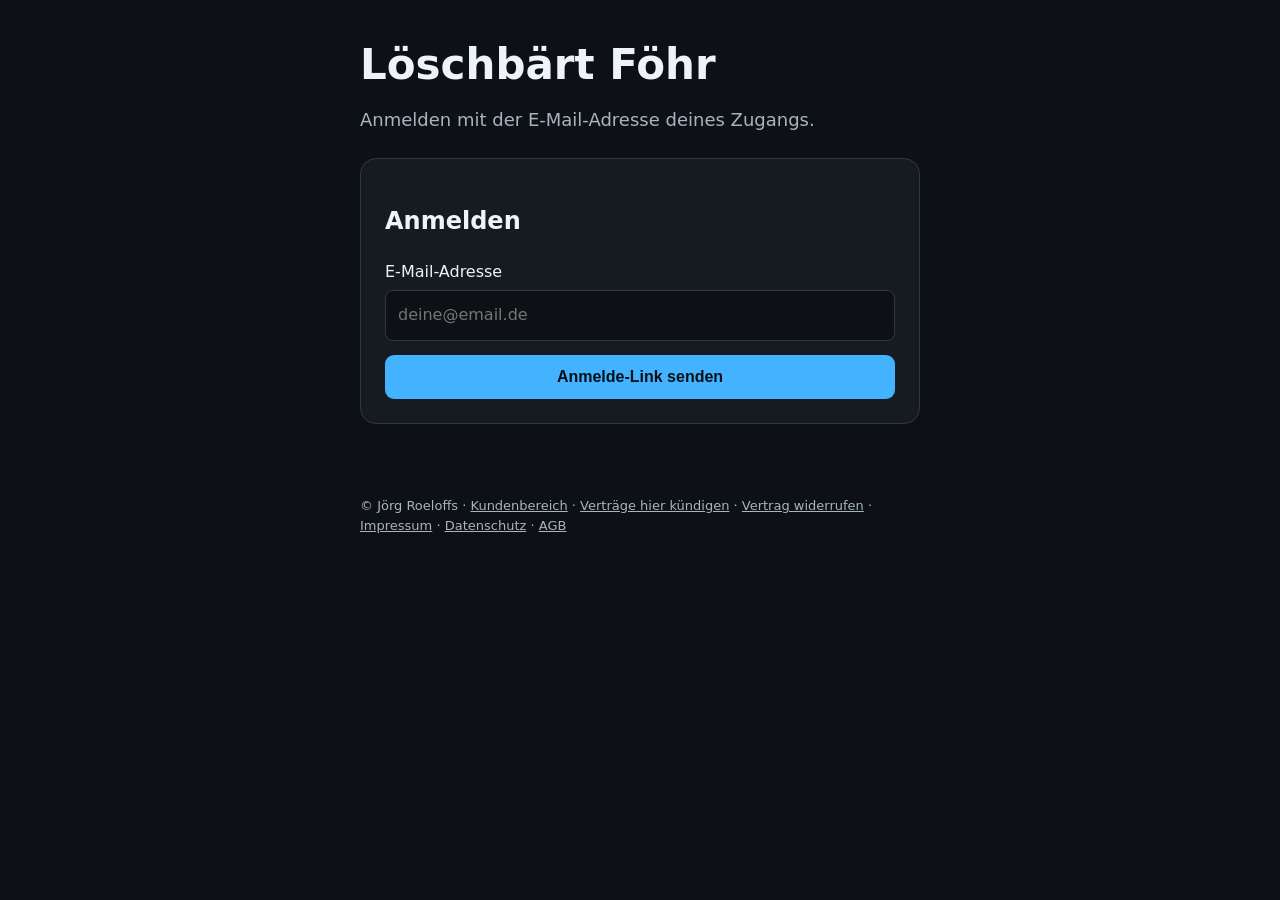
<file: kundenbereich.html>
<!doctype html>
<html lang="de">
  <head>
    <meta charset="UTF-8" />
    <meta name="viewport" content="width=device-width, initial-scale=1" />
<link rel="icon" href="/img/loeschbaert-icon.webp">
    <title>Löschbärt Föhr — Kundenbereich</title>
    <style>
      :root {
        --bg: #0d1116;
        --card: #161b22;
        --border: #2a313c;
        --text: #e6edf3;
        --muted: #93a3b3;
        --signal: #2fa4ff;
        --preis: #4fd18b;
        --fehler: #e0554a;
        --warnung: #e0a13a;
      }
      * {
        box-sizing: border-box;
      }
      body {
        margin: 0;
        min-height: 100vh;
        background: var(--bg);
        color: var(--text);
        font-family:
          system-ui,
          -apple-system,
          "Segoe UI",
          sans-serif;
        display: flex;
        flex-direction: column;
        align-items: center;
        padding: 48px 20px;
      }
      header {
        text-align: center;
        margin-bottom: 8px;
        max-width: 440px;
      }
      h1 {
        font-size: 26px;
        margin: 0 0 8px;
        letter-spacing: -0.5px;
      }
      p.sub {
        color: var(--muted);
        margin: 0;
        font-size: 15px;
        line-height: 1.5;
      }

      .karte {
        background: var(--card);
        border: 1px solid var(--border);
        border-radius: 16px;
        padding: 24px;
        width: 100%;
        max-width: 440px;
        margin-top: 24px;
      }
      .karte h2 {
        font-size: 15px;
        margin: 0 0 14px;
        color: var(--muted);
        text-transform: uppercase;
        letter-spacing: 0.06em;
      }

      .zeile {
        display: flex;
        justify-content: space-between;
        padding: 8px 0;
        border-top: 1px solid var(--border);
        font-size: 14px;
      }
      .zeile:first-of-type {
        border-top: none;
      }
      .zeile .label {
        color: var(--muted);
      }
      .zeile .wert {
        font-weight: 600;
        text-align: right;
      }

      .badge {
        display: inline-block;
        padding: 3px 10px;
        border-radius: 999px;
        font-size: 12px;
        font-weight: 700;
      }
      .badge.aktiv {
        background: #173a29;
        color: var(--preis);
      }
      .badge.warnung {
        background: #3a2f17;
        color: var(--warnung);
      }
      .badge.fehler {
        background: #3a1c1c;
        color: var(--fehler);
      }

      .geraet {
        display: flex;
        justify-content: space-between;
        align-items: center;
        padding: 8px 0;
        border-top: 1px solid var(--border);
        font-size: 14px;
      }
      .geraet:first-of-type {
        border-top: none;
      }

      button.btn,
      a.btn {
        display: block;
        width: 100%;
        margin-top: 14px;
        background: var(--signal);
        color: #0d1116;
        text-align: center;
        border: 0;
        padding: 13px;
        border-radius: 10px;
        font-weight: 700;
        font-size: 14px;
        cursor: pointer;
      }
      button.btn.gefahr {
        background: transparent;
        color: var(--fehler);
        border: 1px solid var(--fehler);
      }
      button.btn:disabled {
        opacity: 0.5;
        cursor: default;
      }

      .status {
        margin-top: 14px;
        font-size: 14px;
        padding: 12px 14px;
        border-radius: 8px;
        display: none;
      }
      .status.on {
        display: block;
      }
      .status.info {
        background: #1a2733;
        color: var(--text);
      }
      .status.fehler {
        background: #3a1c1c;
        color: var(--fehler);
      }
      .status.erfolg {
        background: #173a29;
        color: var(--preis);
      }

      a.zurueck {
        color: var(--muted);
        font-size: 13px;
        text-decoration: none;
      }
      footer {
        margin-top: 32px;
        font-size: 12px;
        color: var(--muted);
      }
    </style>
  </head>
  <body>
    <header>
      <h1>Kundenbereich</h1>
      <p class="sub" id="eingeloggt-als">Wird geladen ...</p>
      <button
        class="btn gefahr"
        id="abmelden-btn"
        style="max-width: 200px; margin: 14px auto 0; display: none"
      >
        Abmelden
      </button>
    </header>

    <div class="karte" id="abo-karte" style="display: none">
      <h2>Dein Abo</h2>
      <div class="zeile">
        <span class="label">Tarif</span><span class="wert" id="w-tarif">–</span>
      </div>
      <div class="zeile">
        <span class="label">Vertragsnummer</span
        ><span class="wert" id="w-vertragsnummer">–</span>
      </div>
      <div class="zeile">
        <span class="label">Status</span
        ><span class="wert" id="w-status">–</span>
      </div>
      <div class="zeile">
        <span class="label">Beginn</span
        ><span class="wert" id="w-beginn">–</span>
      </div>
      <div class="zeile">
        <span class="label">Nächste Zahlung</span
        ><span class="wert" id="w-naechste">–</span>
      </div>
      <div class="zeile">
        <span class="label">Bezahlt bis</span
        ><span class="wert" id="w-bezahlt-bis">–</span>
      </div>
      <a
        class="btn"
        href="https://foehr.roewise.com/nutzer/"
        style="text-decoration: none; display: block; text-align: center"
        >Löschbärt Föhr öffnen</a
      >
      <p style="text-align:center;margin-top:10px;font-size:12.5px;color:var(--muted)">
        Für die Installation als App empfehlen wir Chrome oder Edge.
        Ist dein Standardbrowser Firefox?
        <a href="#" onclick="return adresseKopieren(this)">Adresse kopieren</a>
        und in Chrome/Edge einfügen.
      </p>
      <button class="btn gefahr" id="kuendigen-btn">Abo kündigen</button>
      <div class="status" id="abo-status"></div>
    </div>

    <div class="karte" id="geraete-karte" style="display: none">
      <h2>Angemeldete Geräte</h2>
      <div id="geraete-liste"></div>
    </div>

    <div class="karte" id="rechnungen-karte" style="display: none">
      <h2>Rechnungen</h2>
      <div id="rechnungen-liste"></div>
    </div>

    <div class="karte" id="kein-abo-karte" style="display: none">
      <p class="sub">Für diese Adresse besteht kein Zugang. Neubestellungen sind derzeit nicht möglich.</p>
    </div>

    <a class="zurueck" href="/anmelden.html" style="margin-top: 24px"
      >← Zurück</a
    >
    <footer>
      © Jörg Roeloffs ·
      <a href="/kuendigen.html" style="color: inherit"
        >Verträge hier kündigen</a
      >
      · <a href="/widerruf.html" style="color: inherit">Vertrag widerrufen</a> ·
      <a href="/impressum.html" style="color: inherit">Impressum</a> ·
      <a href="/datenschutz.html" style="color: inherit">Datenschutz</a>
    </footer>

    <script src="/vendor/supabase.js"></script>
    <script>
      const SUPABASE_URL = "https://bmntahgtagjijfyeepju.supabase.co";
      const SUPABASE_ANON_KEY =
        "eyJhbGciOiJIUzI1NiIsInR5cCI6IkpXVCJ9.eyJpc3MiOiJzdXBhYmFzZSIsInJlZiI6ImJtbnRhaGd0YWdqaWpmeWVlcGp1Iiwicm9sZSI6ImFub24iLCJpYXQiOjE3ODk4OTE2ODEsImV4cCI6MjEwNTQ2NzY4MX0.YzXfS98rli0PvIXmIyBAg9KJjcOW2NlXZq9fHzpcA0g";
      const WORKER_URL =
        "https://loeschbaert-worker.joerg-roeloffs.workers.dev";

            // Ohne die Anmeldebibliothek kann die Seite nichts tun. Statt eines
      // stummen Skriptabbruchs erscheint dann ein verständlicher Hinweis.
      if (!window.supabase || !window.supabase.createClient) {
        document.body.insertAdjacentHTML(
          "afterbegin",
          '<p style="margin:16px;padding:14px;border:1px solid #ff7b72;border-radius:8px;color:#ff7b72">' +
            "Die Anmeldung kann gerade nicht geladen werden. Bitte die Seite neu laden. " +
            "Besteht das Problem weiter, wenden Sie sich bitte an wasserentnahme-foehr@web.de." +
            "</p>"
        );
        throw new Error("Anmeldebibliothek nicht verfuegbar");
      }
      const sb = window.supabase.createClient(SUPABASE_URL, SUPABASE_ANON_KEY);

      const STATUS_TEXT = {
        unbezahlt: ["Noch nicht bezahlt", "warnung"],
        wird_geprueft: ["Zahlung wird geprüft", "warnung"],
        wartet_auf_leistungsbeginn: [
          "Bezahlt – Leistungsbeginn steht bevor",
          "warnung",
        ],
        aktiv: ["Aktiv", "aktiv"],
        ueberfaellig: ["Zahlung überfällig", "fehler"],
        kulanzzeit: ["Kulanzzeit — bitte Zahlungsmethode prüfen", "warnung"],
        gekuendigt_zum_ende: ["Gekündigt, läuft bis Vertragsende", "warnung"],
        gesperrt: ["Gesperrt", "fehler"],
        abgelaufen: ["Abgelaufen", "fehler"],
        erstattet: ["Erstattet", "fehler"],
        widerrufen: ["Widerrufen", "fehler"],
        manuell_gesperrt: ["Gesperrt", "fehler"],
      };

      let letzteGeraete = [];

      function adresseKopieren(link) {
        const text = link.textContent;
        navigator.clipboard
          .writeText("https://foehr.roewise.com/nutzer/")
          .then(() => {
            link.textContent = "Kopiert!";
            setTimeout(() => (link.textContent = text), 2000);
          })
          .catch(() => {});
        return false;
      }

      function escapeHtml(text) {
        const div = document.createElement("div");
        div.textContent = text;
        return div.innerHTML;
      }

      function formatDatum(iso) {
        if (!iso) return "–";
        return new Date(iso).toLocaleString("de-DE", {
          dateStyle: "medium",
          timeStyle: "short",
        });
      }

      function zeigeStatus(el, text, art) {
        el.textContent = text;
        el.className = "status on " + art;
      }

      async function laden() {
        const {
          data: { session },
        } = await sb.auth.getSession();
        if (!session) {
          window.location.href = "/anmelden.html";
          return;
        }
        document.getElementById("eingeloggt-als").textContent =
          session.user.email;
        document.getElementById("abmelden-btn").style.display = "block";

        // customer_profiles und subscriptions sind per RLS auf den eigenen
        // Datensatz beschraenkt - direktes Lesen ueber den anon-Key ist hier
        // sicher (kein Worker-Umweg noetig).
        const headers = {
          apikey: SUPABASE_ANON_KEY,
          Authorization: "Bearer " + session.access_token,
        };

        const profilRes = await fetch(
          `${SUPABASE_URL}/rest/v1/customer_profiles?select=id&auth_user_id=eq.${session.user.id}`,
          { headers },
        );
        const profile = await profilRes.json();
        if (!profile.length) {
          document.getElementById("kein-abo-karte").style.display = "block";
          return;
        }

        const aboRes = await fetch(
          `${SUPABASE_URL}/rest/v1/subscriptions?select=*,tariffs(bezeichnung)&customer_id=eq.${profile[0].id}&order=erstellt_am.desc&limit=1`,
          { headers },
        );
        const abos = await aboRes.json();
        if (!abos.length) {
          document.getElementById("kein-abo-karte").style.display = "block";
          return;
        }
        const abo = abos[0];

        document.getElementById("abo-karte").style.display = "block";
        document.getElementById("w-tarif").textContent =
          abo.tariffs?.bezeichnung || "–";
        document.getElementById("w-vertragsnummer").textContent =
          abo.vertragsnummer || "–";
        const [text, art] = STATUS_TEXT[abo.status] || [abo.status, "warnung"];
        document.getElementById("w-status").innerHTML =
          `<span class="badge ${art}">${text}</span>`;
        document.getElementById("w-beginn").textContent = formatDatum(
          abo.beginn,
        );
        document.getElementById("w-naechste").textContent = formatDatum(
          abo.naechste_zahlung,
        );
        document.getElementById("w-bezahlt-bis").textContent = formatDatum(
          abo.bezahlt_bis,
        );

        if (
          ![
            "wird_geprueft",
            "aktiv",
            "kulanzzeit",
            "wartet_auf_leistungsbeginn",
          ].includes(abo.status)
        ) {
          document.getElementById("kuendigen-btn").disabled = true;
        }
        if (abo.status === "gekuendigt_zum_ende") {
          document.getElementById("kuendigen-btn").style.display = "none";
        }

        // Geraete laden
        const geraeteRes = await fetch(
          `${SUPABASE_URL}/rest/v1/devices?select=*&customer_id=eq.${profile[0].id}&order=zuletzt_aktiv.desc`,
          { headers },
        );
        const geraete = await geraeteRes.json();
        letzteGeraete = geraete;
        const liste = document.getElementById("geraete-liste");
        if (geraete.length === 0) {
          liste.innerHTML =
            '<p class="sub" style="margin:0">Noch kein Gerät registriert.</p>';
        } else {
          liste.innerHTML = geraete
            .map(
              (g) => `
        <div class="geraet">
          <span>
            <span style="display:block">${escapeHtml(g.geraet_name || "Unbekanntes Gerät")}</span>
            <span class="sub">zuletzt aktiv: ${formatDatum(g.zuletzt_aktiv)}</span>
          </span>
          <span style="display:flex;gap:6px">
            <button class="btn" style="width:auto;margin:0;padding:8px 12px;font-size:12px" onclick="geraetUmbenennen('${g.id}')">Umbenennen</button>
            <button class="btn gefahr" style="width:auto;margin:0;padding:8px 12px;font-size:12px" onclick="geraetEntfernen('${g.id}')">Entfernen</button>
          </span>
        </div>
      `,
            )
            .join("");
        }
        document.getElementById("geraete-karte").style.display = "block";

        // Rechnungen laden (RLS beschraenkt automatisch auf eigene Rechnungen)
        const rechnungenRes = await fetch(
          `${SUPABASE_URL}/rest/v1/invoices?select=id,rechnungsnummer,betrag_cent,ausgestellt_am,subscriptions!inner(customer_id)&subscriptions.customer_id=eq.${profile[0].id}&order=ausgestellt_am.desc`,
          { headers },
        );
        const rechnungen = await rechnungenRes.json();
        const rListe = document.getElementById("rechnungen-liste");
        if (!Array.isArray(rechnungen) || rechnungen.length === 0) {
          rListe.innerHTML =
            '<p class="sub" style="margin:0">Noch keine Rechnung vorhanden.</p>';
        } else {
          rListe.innerHTML = rechnungen
            .map(
              (r) => `
        <div class="geraet">
          <span>
            <span style="display:block">${r.rechnungsnummer}</span>
            <span class="sub">${formatDatum(r.ausgestellt_am)} · ${(r.betrag_cent / 100).toFixed(2).replace(".", ",")} €</span>
          </span>
          <a class="btn" style="width:auto;margin:0;padding:8px 12px;font-size:12px;text-decoration:none" href="/rechnung.html?id=${r.id}">Ansehen</a>
        </div>
      `,
            )
            .join("");
        }
        document.getElementById("rechnungen-karte").style.display = "block";
      }

      async function geraetUmbenennen(deviceId) {
        const bisheriger =
          letzteGeraete.find((g) => g.id === deviceId)?.geraet_name || "";
        const name = prompt(
          "Name für dieses Gerät (z.B. \"Handy Chrome\" oder \"Handy Firefox\"):",
          bisheriger,
        );
        if (name === null || !name.trim()) return;

        const {
          data: { session },
        } = await sb.auth.getSession();
        const res = await fetch(WORKER_URL + "/api/geraet-umbenennen", {
          method: "POST",
          headers: {
            "Content-Type": "application/json",
            Authorization: "Bearer " + session.access_token,
          },
          body: JSON.stringify({ device_id: deviceId, name: name.trim() }),
        });
        if (res.ok) {
          laden();
        } else {
          alert("Gerät konnte nicht umbenannt werden.");
        }
      }

      async function geraetEntfernen(deviceId) {
        if (
          !confirm(
            "Dieses Gerät wirklich entfernen? Es kann sich danach nicht mehr ohne erneute Prüfung anmelden.",
          )
        )
          return;

        const {
          data: { session },
        } = await sb.auth.getSession();
        const res = await fetch(WORKER_URL + "/api/geraet-entfernen", {
          method: "POST",
          headers: {
            "Content-Type": "application/json",
            Authorization: "Bearer " + session.access_token,
          },
          body: JSON.stringify({ device_id: deviceId }),
        });
        if (res.ok) {
          laden();
        } else {
          alert("Gerät konnte nicht entfernt werden.");
        }
      }

      document
        .getElementById("kuendigen-btn")
        .addEventListener("click", async () => {
          if (
            !confirm(
              "Vertrag wirklich kündigen? Die Kündigung wirkt mit einer Frist von einem Monat, frühestens zum Ende der Mindestlaufzeit. Bereits bezahlte Zeit nach dem Vertragsende wird anteilig erstattet.",
            )
          )
            return;

          const statusEl = document.getElementById("abo-status");
          zeigeStatus(statusEl, "Kündigung wird verarbeitet ...", "info");

          const {
            data: { session },
          } = await sb.auth.getSession();
          const res = await fetch(WORKER_URL + "/api/kuendigen", {
            method: "POST",
            headers: { Authorization: "Bearer " + session.access_token },
          });
          const daten = await res.json();
          if (res.ok) {
            zeigeStatus(
              statusEl,
              "Gekündigt. Zugang bleibt bestehen bis: " +
                formatDatum(daten.wirksam_zum),
              "erfolg",
            );
            setTimeout(laden, 1500);
          } else {
            zeigeStatus(
              statusEl,
              "Fehler bei der Kündigung: " + (daten.fehler || "unbekannt"),
              "fehler",
            );
          }
        });

      document
        .getElementById("abmelden-btn")
        .addEventListener("click", async () => {
          await sb.auth.signOut();
          window.location.href = "/anmelden.html";
        });

      laden();
    </script>
  </body>
</html>
</file>
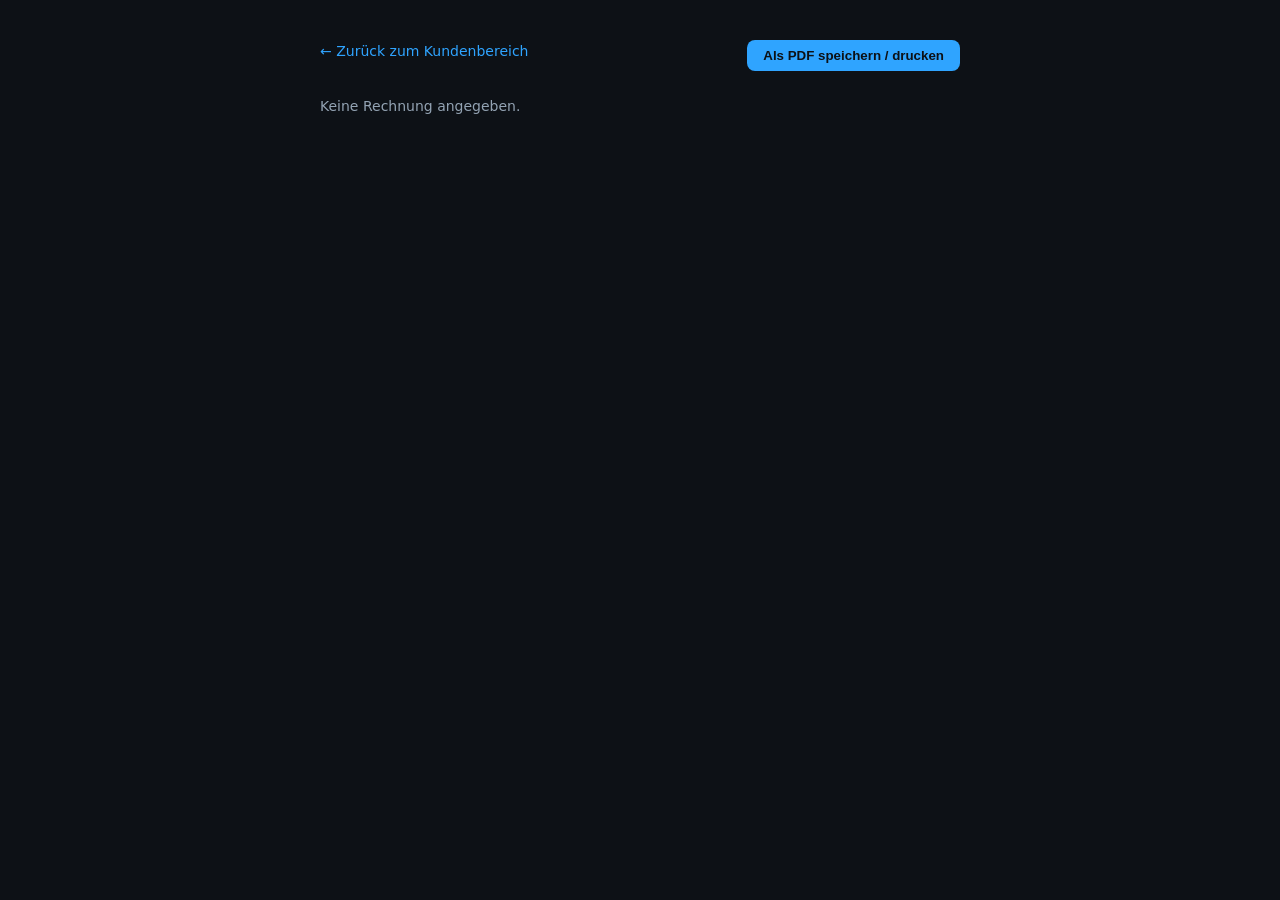
<file: rechnung.html>
<!DOCTYPE html>
<html lang="de">
<head>
<meta charset="UTF-8">
<meta name="viewport" content="width=device-width, initial-scale=1">
<link rel="icon" href="/img/loeschbaert-icon.webp">
<title>Rechnung – Löschbärt Föhr</title>
<style>
  :root{--bg:#0d1116;--text:#e6edf3;--muted:#93a3b3;--signal:#2fa4ff;--border:#2a313c}
  body{
    margin:0;background:var(--bg);color:var(--text);
    font-family:system-ui,-apple-system,"Segoe UI",sans-serif;
    max-width:640px;margin:0 auto;padding:40px 20px;line-height:1.6;
  }
  .werkzeuge{display:flex;justify-content:space-between;margin-bottom:24px}
  .werkzeuge a{color:var(--signal);text-decoration:none;font-size:14px}
  button.drucken{background:var(--signal);color:#0d1116;border:0;border-radius:8px;padding:8px 16px;font-weight:700;cursor:pointer}

  .rechnung{background:#fff;color:#111;border-radius:8px;padding:36px}
  .kopf{display:flex;justify-content:space-between;margin-bottom:32px}
  .kopf h1{font-size:22px;margin:0}
  .absender{font-size:13px;color:#555}
  .zeile{display:flex;justify-content:space-between;padding:6px 0;border-bottom:1px solid #eee;font-size:14px}
  .zeile.summe{font-weight:700;font-size:16px;border-bottom:none;border-top:2px solid #111;margin-top:6px;padding-top:10px}
  .hinweis{font-size:12px;color:#777;margin-top:24px}
  #status{font-size:14px;color:var(--muted)}
  .fuss{display:flex;align-items:flex-end;justify-content:space-between;gap:16px;margin-top:8px}
  .fuss .hinweis{margin:0 0 8px}
  .fuss img{height:170px;width:auto;flex:none}

  @media print{
    .werkzeuge{display:none}
    body{max-width:none;padding:0;background:#fff}
    .rechnung{border-radius:0;padding:0}
  }
</style>
</head>
<body>

<div class="werkzeuge">
  <a href="/kundenbereich.html">← Zurück zum Kundenbereich</a>
  <button class="drucken" onclick="window.print()">Als PDF speichern / drucken</button>
</div>

<p id="status">Lade Rechnung …</p>
<div class="rechnung" id="rechnung" style="display:none">
  <div class="kopf">
    <div>
      <h1>Kleinbetragsrechnung</h1>
      <p class="absender">
        Jörg Roeloffs<br>
        Scholkwai 86<br>
        25938 Süderende<br>
        wasserentnahme-foehr@web.de
      </p>
    </div>
    <div style="text-align:right;font-size:13px">
      <div><b>Rechnungsnummer:</b> <span id="r-nummer"></span></div>
      <div><b>Vertragsnummer:</b> <span id="r-vertragsnummer"></span></div>
      <div><b>Datum:</b> <span id="r-datum"></span></div>
    </div>
  </div>

  <p style="font-size:13px;color:#555">Rechnungsempfänger: <span id="r-email"></span></p>

  <div class="zeile"><span>Position</span><span>Betrag</span></div>
  <div class="zeile"><span id="r-tarif">Löschbärt – Abo</span><span id="r-betrag"></span></div>
  <div class="zeile summe"><span>Gesamt</span><span id="r-gesamt"></span></div>

  <div class="fuss">
    <p class="hinweis" id="r-ust-hinweis">
      Gemäß § 19 UStG wird keine Umsatzsteuer ausgewiesen.
    </p>
    <img src="/img/loeschbaert-figur.webp" alt="Löschbärt zeigt auf dem Handy: bezahlt" width="81" height="170">
  </div>
</div>

<script src="/vendor/supabase.js"></script>
<script>
  const SUPABASE_URL = "https://bmntahgtagjijfyeepju.supabase.co";
  const SUPABASE_ANON_KEY = "eyJhbGciOiJIUzI1NiIsInR5cCI6IkpXVCJ9.eyJpc3MiOiJzdXBhYmFzZSIsInJlZiI6ImJtbnRhaGd0YWdqaWpmeWVlcGp1Iiwicm9sZSI6ImFub24iLCJpYXQiOjE3ODk4OTE2ODEsImV4cCI6MjEwNTQ2NzY4MX0.YzXfS98rli0PvIXmIyBAg9KJjcOW2NlXZq9fHzpcA0g";
  if (!window.supabase || !window.supabase.createClient) {
    document.body.textContent = "Die Rechnungsansicht kann gerade nicht geladen werden. Bitte die Seite neu laden.";
    throw new Error("Anmeldebibliothek nicht verfuegbar");
  }
  const sb = window.supabase.createClient(SUPABASE_URL, SUPABASE_ANON_KEY);

  function formatDatum(iso){
    return new Date(iso).toLocaleDateString("de-DE");
  }
  function formatBetrag(cent){
    return (cent / 100).toFixed(2).replace(".", ",") + " €";
  }

  async function laden(){
    const params = new URLSearchParams(window.location.search);
    const id = params.get("id");
    if(!id){ document.getElementById("status").textContent = "Keine Rechnung angegeben."; return; }

    const { data: { session } } = await sb.auth.getSession();
    if(!session){ document.getElementById("status").textContent = "Bitte zuerst anmelden."; return; }

    const headers = { apikey: SUPABASE_ANON_KEY, Authorization: "Bearer " + session.access_token };

    // RLS beschraenkt das Ergebnis automatisch auf eigene Rechnungen.
    const res = await fetch(
      `${SUPABASE_URL}/rest/v1/invoices?id=eq.${id}&select=*,subscriptions(vertragsnummer,tariffs(bezeichnung),customer_profiles(email))`,
      { headers }
    );
    const rechnungen = await res.json();
    if(!rechnungen.length){
      document.getElementById("status").textContent = "Rechnung nicht gefunden oder kein Zugriff.";
      return;
    }
    const r = rechnungen[0];

    document.getElementById("r-nummer").textContent = r.rechnungsnummer;
    document.getElementById("r-vertragsnummer").textContent = r.subscriptions?.vertragsnummer || "–";
    document.getElementById("r-datum").textContent = formatDatum(r.ausgestellt_am);
    document.getElementById("r-email").textContent = r.subscriptions?.customer_profiles?.email || "";
    document.getElementById("r-tarif").textContent = r.subscriptions?.tariffs?.bezeichnung || "Löschbärt – Abo";
    document.getElementById("r-betrag").textContent = formatBetrag(r.betrag_cent);
    document.getElementById("r-gesamt").textContent = formatBetrag(r.betrag_cent);

    document.getElementById("status").style.display = "none";
    document.getElementById("rechnung").style.display = "block";
  }

  laden();
</script>

</body>
</html>
</file>
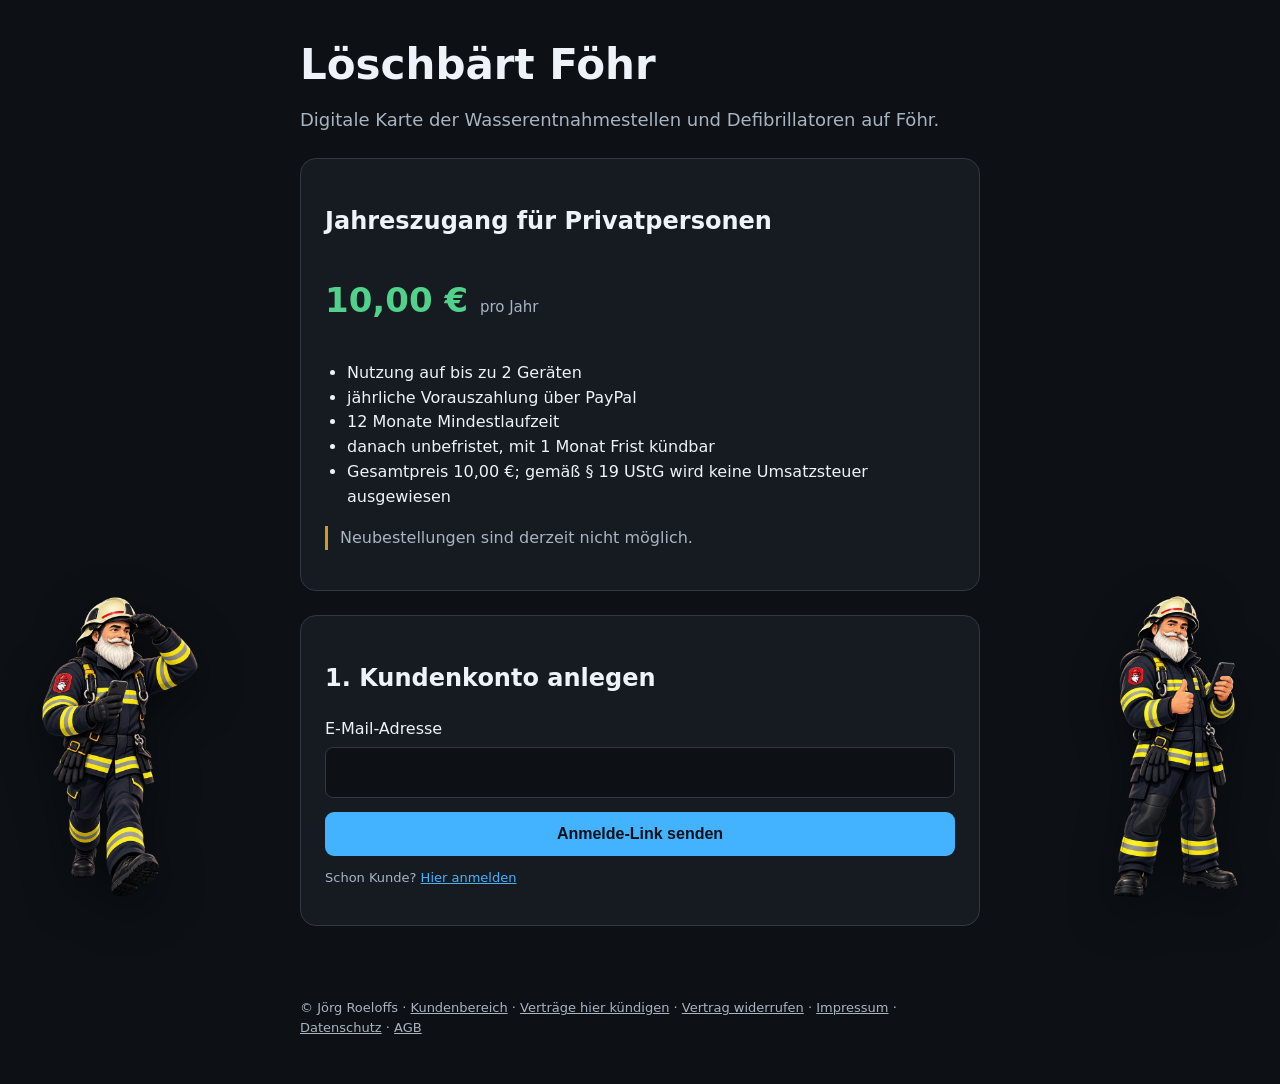
<file: registrieren.html>
<!doctype html>
<html lang="de">
  <head>
    <meta charset="utf-8" />
    <meta name="viewport" content="width=device-width,initial-scale=1" />
<link rel="icon" href="/img/loeschbaert-icon.webp">
    <title>Löschbärt Föhr – Jahreszugang</title>
    <style>
      :root {
        --bg: #0d1116;
        --card: #161b22;
        --border: #303844;
        --text: #edf3f8;
        --muted: #a8b4c0;
        --accent: #43b3ff;
        --ok: #52d18b;
        --bad: #ff7b72;
      }
      * {
        box-sizing: border-box;
      }
      body {
        margin: 0;
        background: var(--bg);
        color: var(--text);
        font:
          16px/1.55 system-ui,
          -apple-system,
          "Segoe UI",
          sans-serif;
      }
      main,
      footer {
        width: min(680px, calc(100% - 32px));
        margin: auto;
      }
      main {
        padding: 42px 0 20px;
      }
      h1 {
        font-size: clamp(27px, 6vw, 42px);
        line-height: 1.1;
        margin: 0 0 10px;
      }
      .lead {
        color: var(--muted);
        font-size: 18px;
      }
      .card {
        margin: 24px 0;
        padding: 24px;
        border: 1px solid var(--border);
        border-radius: 16px;
        background: var(--card);
      }
      .price {
        font-size: 34px;
        font-weight: 750;
        color: var(--ok);
      }
      .price small {
        font-size: 15px;
        font-weight: 400;
        color: var(--muted);
      }
      ul {
        padding-left: 22px;
      }
      label {
        display: block;
        margin: 12px 0 5px;
      }
      input[type="email"] {
        width: 100%;
        padding: 12px;
        border: 1px solid var(--border);
        border-radius: 8px;
        background: var(--bg);
        color: var(--text);
        font: inherit;
      }
      .choice {
        display: flex;
        gap: 10px;
        align-items: flex-start;
        padding: 10px;
        border: 1px solid var(--border);
        border-radius: 8px;
      }
      .choice input {
        margin-top: 5px;
      }
      .btn {
        width: 100%;
        padding: 13px 16px;
        margin-top: 14px;
        border: 0;
        border-radius: 9px;
        background: var(--accent);
        color: #071018;
        font-weight: 750;
        font-size: 16px;
        cursor: pointer;
      }
      .btn:disabled {
        opacity: 0.45;
        cursor: not-allowed;
      }
      .secondary {
        background: transparent;
        color: var(--text);
        border: 1px solid var(--border);
      }
      .status {
        display: none;
        margin-top: 14px;
        padding: 12px;
        border-radius: 8px;
        background: #202a35;
      }
      .status.show {
        display: block;
      }
      .error {
        color: var(--bad);
      }
      .success {
        color: var(--ok);
      }
      a {
        color: var(--accent);
      }
      footer {
        padding: 28px 0 46px;
        color: var(--muted);
        font-size: 13px;
      }
      footer a {
        color: inherit;
      }
      .notice {
        border-left: 3px solid #d29922;
        padding-left: 12px;
        color: var(--muted);
      }
      .legal-actions {
        display: flex;
        flex-wrap: wrap;
        gap: 10px;
        margin: 20px 0;
      }
      .legal-actions a {
        padding: 9px 12px;
        border: 1px solid var(--accent);
        border-radius: 8px;
        font-weight: 700;
      }
      /* Bestelluebersicht: alle Pflichtangaben direkt vor dem Bestellbutton,
         deutlich abgesetzt vom uebrigen Text. */
      .uebersicht {
        margin: 18px 0;
        padding: 16px;
        border: 2px solid var(--accent);
        border-radius: 12px;
        background: #0b1620;
      }
      .uebersicht dt {
        margin-top: 12px;
        font-weight: 700;
        font-size: 14px;
        letter-spacing: 0.03em;
        text-transform: uppercase;
        color: var(--muted);
      }
      .uebersicht dt:first-child {
        margin-top: 0;
      }
      .uebersicht dd {
        margin: 3px 0 0;
      }
      .wahl {
        margin: 16px 0 0;
        padding: 12px;
        border: 1px solid var(--border);
        border-radius: 10px;
      }
      .wahl legend {
        padding: 0 6px;
        font-weight: 700;
      }
      .wahl .choice {
        margin-top: 8px;
      }
      :focus-visible {
        outline: 3px solid var(--accent);
        outline-offset: 2px;
      }
      /* Löschbärt-Maskottchen links/rechts neben der Bestellung - immer
         sichtbar, werden auf schmaleren Bildschirmen nur kleiner statt zu
         verschwinden. Rein dekorativ, kein Einfluss auf Formular/Funktion. */
      .maskottchen {
        display: block;
        position: fixed;
        bottom: 0;
        width: clamp(48px, 16vw, 300px);
        pointer-events: none;
        filter: drop-shadow(0 14px 22px rgba(0, 0, 0, 0.5));
      }
      .maskottchen.links {
        left: max(4px, calc(50% - 660px));
      }
      .maskottchen.rechts {
        right: max(4px, calc(50% - 660px));
      }
    </style>
  </head>
  <body>
    <img
      class="maskottchen links"
      src="img/loeschbaert-unterwegs.webp"
      alt=""
      aria-hidden="true"
    />
    <img
      class="maskottchen rechts"
      src="img/loeschbaert-daumen.webp"
      alt=""
      aria-hidden="true"
    />
    <main>
      <h1>Löschbärt Föhr</h1>
      <p class="lead">
        Digitale Karte der Wasserentnahmestellen und Defibrillatoren auf Föhr.
      </p>
      <section class="card" aria-labelledby="offer-title">
        <h2 id="offer-title">Jahreszugang für Privatpersonen</h2>
        <p class="price" id="price">10,00 € <small>pro Jahr</small></p>
        <ul>
          <li>Nutzung auf bis zu 2 Geräten</li>
          <li>jährliche Vorauszahlung über PayPal</li>
          <li>12 Monate Mindestlaufzeit</li>
          <li>danach unbefristet, mit 1 Monat Frist kündbar</li>
          <li>
            Gesamtpreis 10,00 €; gemäß § 19 UStG wird keine Umsatzsteuer
            ausgewiesen
          </li>
        </ul>
        <p class="notice" id="sales-notice">Verkaufsstatus wird geprüft …</p>
      </section>
      <section class="card" id="login-card">
        <h2>1. Kundenkonto anlegen</h2>
        <label for="email">E-Mail-Adresse</label
        ><input id="email" type="email" autocomplete="email" required /><button
          class="btn"
          id="login"
          type="button"
        >
          Anmelde-Link senden
        </button>
        <div class="status" id="login-status" role="status"></div>
        <p style="margin-top:12px;font-size:13px;color:var(--muted)">
          Schon Kunde? <a href="/anmelden.html">Hier anmelden</a>
        </p>
      </section>
      <section class="card" id="order-card" hidden>
        <h2>2. Bestellung prüfen</h2>
        <p id="signed-in"></p>

        <dl class="uebersicht">
          <dt>Leistung</dt>
          <dd>
            Löschbärt Föhr – Jahreszugang: browserbasierte Karte der
            Wasserentnahmestellen und Defibrillatoren auf Föhr
          </dd>
          <dt>Gesamtpreis</dt>
          <dd>
            <strong>10,00 Euro</strong> je zwölf Monate, im Voraus zu zahlen.
            Gemäß § 19 UStG wird keine Umsatzsteuer ausgewiesen. Weitere
            Preisbestandteile fallen nicht an.
          </dd>
          <dt>Zahlungsweise</dt>
          <dd>PayPal (Abbuchung im Voraus für jeweils zwölf Monate)</dd>
          <dt>Laufzeit und Verlängerung</dt>
          <dd>
            Zwölf Monate Mindestlaufzeit ab Leistungsbeginn. Danach läuft
            der Vertrag auf unbestimmte Zeit weiter. Die Vergütung wird
            jeweils für zwölf Monate im Voraus berechnet.
          </dd>
          <dt>Kündigung</dt>
          <dd>
            Jederzeit kündbar mit einer Frist von einem Monat, frühestens zum
            Ende der Mindestlaufzeit, über den Kundenbereich oder öffentlich
            unter <a href="/kuendigen.html">„Verträge hier kündigen“</a>.
            Endet der Vertrag vor dem Ende eines bereits bezahlten
            Zwölfmonatszeitraums, wird das Entgelt für die Zeit danach
            anteilig erstattet. Das Recht zur außerordentlichen Kündigung aus
            wichtigem Grund bleibt unberührt.
          </dd>
          <dt>Geräte</dt>
          <dd>Nutzung auf bis zu zwei registrierten Geräten gleichzeitig</dd>
          <dt>Voraussetzungen</dt>
          <dd>Aktueller Browser und Internetzugang</dd>
          <dt>Anbieter</dt>
          <dd>
            Jörg Roeloffs, Scholkwai 86, 25938 Süderende ·
            <a href="/impressum.html">Impressum</a>
          </dd>
          <dt>Unterlagen</dt>
          <dd>
            <a href="/agb.html" target="_blank" rel="noopener">AGB</a> ·
            <a href="/widerruf.html" target="_blank" rel="noopener"
              >Widerrufsbelehrung</a
            >
            ·
            <a href="/datenschutz.html" target="_blank" rel="noopener"
              >Datenschutzerklärung</a
            >
          </dd>
        </dl>

        <label class="choice"
          ><input id="terms" type="checkbox" /><span
            >Ich akzeptiere die <a href="/agb.html" target="_blank" rel="noopener">AGB</a> und
            habe die
            <a href="/widerruf.html" target="_blank" rel="noopener">Widerrufsbelehrung</a>
            sowie die
            <a href="/datenschutz.html" target="_blank" rel="noopener">Datenschutzerklärung</a>
            gelesen.</span
          ></label
        >

        <fieldset class="wahl">
          <legend>Wann soll die Leistung beginnen?</legend>
          <label class="choice"
            ><input type="radio" name="start" value="later" /><span
              >Erst nach Ablauf der 14-tägigen Widerrufsfrist.</span
            ></label
          ><label class="choice"
            ><input type="radio" name="start" value="now" /><span
              >Ich verlange ausdrücklich, dass die Dienstleistung vor Ablauf der
              Widerrufsfrist beginnt. Mir ist bekannt, dass bei Widerruf
              Wertersatz für die bis dahin erbrachte Leistung verlangt werden
              kann.</span
            ></label
          >
        </fieldset>

        <button class="btn" id="bestellen" type="button">
          Zahlungspflichtig abonnieren
        </button>
        <p class="muted" id="bestellhinweis">
          Mit dieser Schaltfläche geben Sie eine zahlungspflichtige Bestellung
          über 10,00 Euro je zwölf Monate ab. Im nächsten Schritt bestätigen Sie
          die Zahlung bei PayPal.
        </p>
        <p class="muted" id="mailhinweis">
          Hinweis zu den E-Mails: Nach der Bestellung erhalten Sie mehrere
          Nachrichten &ndash; von PayPal zwei Bestätigungen (Einrichtung des
          Abos und Zahlung) und von uns die Vertragsbestätigung sowie die
          Rechnung. Das ist nicht besonders schön, lässt sich aber leider nicht
          anders lösen, weil PayPal seine Mails selbst versendet und wir Ihnen
          Vertrag und Rechnung zusätzlich zusenden müssen. Bitte schauen Sie
          bei Bedarf auch im Spam-Ordner nach.
        </p>

        <div id="zahlschritt" hidden>
          <h3>3. Zahlung bei PayPal bestätigen</h3>
          <div id="paypal-button-container" style="margin-top: 12px"></div>
        </div>
        <div class="status" id="order-status" role="status" aria-live="polite"></div>
        <div id="after-order" hidden>
          <img src="/img/loeschbaert-figur.webp" alt="Löschbärt zeigt auf dem Handy: bezahlt" width="110" height="230" style="display:block;margin:4px auto 14px;height:230px;width:auto">
          <a class="btn" style="display:block;box-sizing:border-box;text-align:center;text-decoration:none"
             href="https://foehr.roewise.com/nutzer/">Löschbärt Föhr öffnen</a>
          <p style="text-align:center;margin-top:10px;font-size:12.5px;color:var(--muted)">
            Für die Installation als App empfehlen wir Chrome oder Edge.
            Ist dein Standardbrowser Firefox?
            <a href="#" onclick="return adresseKopieren(this)">Adresse kopieren</a>
            und in Chrome/Edge einfügen.
          </p>
          <p style="text-align:center;margin-top:10px">
            <a href="/kundenbereich.html">Kundenbereich öffnen</a>
          </p>
        </div>
        <button class="btn secondary" id="logout" type="button">
          Abmelden
        </button>
      </section>
    </main>
    <footer>
      © Jörg Roeloffs · <a href="/kundenbereich.html">Kundenbereich</a> ·
      <a href="/kuendigen.html">Verträge hier kündigen</a> ·
      <a href="/widerruf.html">Vertrag widerrufen</a> ·
      <a href="/impressum.html">Impressum</a> ·
      <a href="/datenschutz.html">Datenschutz</a> · <a href="/agb.html">AGB</a>
    </footer>
    <script src="/vendor/supabase.js"></script>
    <script>
      const SUPABASE_URL = "https://bmntahgtagjijfyeepju.supabase.co",
        SUPABASE_ANON_KEY =
          "eyJhbGciOiJIUzI1NiIsInR5cCI6IkpXVCJ9.eyJpc3MiOiJzdXBhYmFzZSIsInJlZiI6ImJtbnRhaGd0YWdqaWpmeWVlcGp1Iiwicm9sZSI6ImFub24iLCJpYXQiOjE3ODk4OTE2ODEsImV4cCI6MjEwNTQ2NzY4MX0.YzXfS98rli0PvIXmIyBAg9KJjcOW2NlXZq9fHzpcA0g",
        WORKER_URL =
          "https://loeschbaert-worker.joerg-roeloffs.workers.dev";
            // Ohne die Anmeldebibliothek kann die Seite nichts tun. Statt eines
      // stummen Skriptabbruchs erscheint dann ein verständlicher Hinweis.
      if (!window.supabase || !window.supabase.createClient) {
        document.body.insertAdjacentHTML(
          "afterbegin",
          '<p style="margin:16px;padding:14px;border:1px solid #ff7b72;border-radius:8px;color:#ff7b72">' +
            "Die Anmeldung kann gerade nicht geladen werden. Bitte die Seite neu laden. " +
            "Besteht das Problem weiter, wenden Sie sich bitte an wasserentnahme-foehr@web.de." +
            "</p>"
        );
        throw new Error("Anmeldebibliothek nicht verfuegbar");
      }
      const sb = window.supabase.createClient(SUPABASE_URL, SUPABASE_ANON_KEY);
      let catalog = null,
        tariff = null,
        paypalRendered = false,
        currentSession = null;
      function status(id, text, kind = "") {
        const el = document.getElementById(id);
        el.textContent = text;
        el.className = `status show ${kind}`;
      }
      function adresseKopieren(link) {
        const text = link.textContent;
        navigator.clipboard
          .writeText("https://foehr.roewise.com/nutzer/")
          .then(() => {
            link.textContent = "Kopiert!";
            setTimeout(() => (link.textContent = text), 2000);
          })
          .catch(() => {});
        return false;
      }
      async function loadCatalog() {
        try {
          const response = await fetch(WORKER_URL + "/api/katalog");
          if (!response.ok) throw new Error();
          catalog = await response.json();
          tariff = catalog.tarife.find((t) => t.code === "foehr-jahr");
          if (tariff)
            document.getElementById("price").innerHTML =
              `${(tariff.preis_cent / 100).toFixed(2).replace(".", ",")} € <small>pro Jahr</small>`;
          document.getElementById("sales-notice").textContent =
            catalog.verkaufAktiv && tariff?.kaufbar
              ? "Der Kauf ist freigeschaltet. Vor dem Bezahlen werden alle Vertragsangaben nochmals angezeigt."
              : "Neubestellungen sind derzeit nicht möglich. Es kann keine Zahlung ausgelöst werden.";
        } catch {
          document.getElementById("sales-notice").textContent =
            "Neubestellungen sind derzeit nicht möglich.";
        }
      }
      document.getElementById("login").onclick = async () => {
        const email = document.getElementById("email").value.trim();
        if (!email)
          return status(
            "login-status",
            "Bitte eine gültige E-Mail-Adresse eingeben.",
            "error",
          );
        const { error } = await sb.auth.signInWithOtp({
          email,
          options: { emailRedirectTo: location.origin + location.pathname },
        });
        status(
          "login-status",
          error
            ? "Anmeldung fehlgeschlagen: " + error.message
            : "Anmelde-Link wurde versandt. Bitte E-Mail-Postfach öffnen.",
          error ? "error" : "success",
        );
      };
      // Die verbindliche Bestellung wird mit der eigenen Schaltflaeche
      // "Zahlungspflichtig abonnieren" abgegeben (§ 312j Abs. 3 BGB). PayPal
      // dient danach nur noch der Zahlung.
      document.getElementById("bestellen").onclick = async () => {
        if (!catalog?.verkaufAktiv || !tariff?.kaufbar) {
          return status(
            "order-status",
            "Neubestellungen sind derzeit nicht möglich.",
            "error",
          );
        }
        if (!document.getElementById("terms").checked) {
          return status(
            "order-status",
            "Bitte zuerst AGB, Widerrufsbelehrung und Datenschutzerklärung bestätigen.",
            "error",
          );
        }
        if (!document.querySelector('input[name="start"]:checked')) {
          return status(
            "order-status",
            "Bitte wählen, wann die Leistung beginnen soll.",
            "error",
          );
        }
        document.getElementById("zahlschritt").hidden = false;
        status(
          "order-status",
          "Bestellung erfasst. Bitte zum Abschluss die Zahlung bei PayPal bestätigen.",
        );
        await renderPaypal();
        document.getElementById("zahlschritt").scrollIntoView({ block: "nearest" });
      };

      async function renderPaypal() {
        if (
          paypalRendered ||
          !catalog?.verkaufAktiv ||
          !tariff?.kaufbar ||
          !currentSession
        )
          return;
        paypalRendered = true;
        if (!window.paypal) {
          const script = document.createElement("script");
          script.src = `https://www.paypal.com/sdk/js?client-id=${encodeURIComponent(catalog.paypalClientId)}&vault=true&intent=subscription&currency=EUR`;
          document.body.appendChild(script);
          try {
            await new Promise((resolve, reject) => {
              script.onload = resolve;
              script.onerror = reject;
            });
          } catch {
            // Ohne PayPal-SDK darf die Seite nicht stumm stehen bleiben.
            paypalRendered = false;
            return status(
              "order-status",
              "PayPal konnte nicht geladen werden. Es wurde nichts bestellt und nichts bezahlt. Bitte die Seite neu laden.",
              "error",
            );
          }
        }
        paypal
          .Buttons({
            style: {
              shape: "rect",
              color: "blue",
              layout: "vertical",
              label: "pay",
            },
            onClick(data, actions) {
              // Zweite Absicherung: ohne Zustimmung und ohne Wahl des
              // Leistungsbeginns wird auch bei PayPal nichts ausgeloest.
              if (
                !document.getElementById("terms").checked ||
                !document.querySelector('input[name="start"]:checked')
              ) {
                status(
                  "order-status",
                  "Bitte zuerst den Rechtstexten zustimmen und den Leistungsbeginn wählen.",
                  "error",
                );
                return actions.reject();
              }
              return actions.resolve();
            },
            createSubscription(data, actions) {
              const subscription = {
                plan_id: tariff.paypalPlanId,
                custom_id: currentSession.user.id,
              };
              if (
                document.querySelector('input[name="start"]:checked').value ===
                "later"
              ) {
                subscription.start_time = new Date(
                  Date.now() + 14 * 86400000,
                ).toISOString();
              }
              return actions.subscription.create(subscription);
            },
            async onApprove(data) {
              status(
                "order-status",
                "Zahlung bestätigt; die Vertragsdaten werden geprüft …",
              );
              const {
                  data: { session },
                } = await sb.auth.getSession(),
                immediate =
                  document.querySelector('input[name="start"]:checked')
                    .value === "now";
              const response = await fetch(WORKER_URL + "/api/abo-anlegen", {
                method: "POST",
                headers: {
                  "Content-Type": "application/json",
                  Authorization: "Bearer " + session.access_token,
                },
                body: JSON.stringify({
                  paypal_subscription_id: data.subscriptionID,
                  tariff_code: tariff.code,
                  agb_akzeptiert: true,
                  sofortiger_beginn: immediate,
                }),
              });
              const result = await response.json().catch(() => ({}));
              if (!response.ok)
                return status(
                  "order-status",
                  "Das Abo wurde bei PayPal angelegt, konnte hier aber noch nicht zugeordnet werden. Bitte mit der PayPal-Abo-ID den Support kontaktieren.",
                  "error",
                );
              status(
                "order-status",
                `Bestellung erfasst. Vertragsnummer: ${result.vertragsnummer}. Die Bestätigung wird per E-Mail gesendet.`,
                "success",
              );
              document.getElementById("after-order").hidden = false;
            },
            onError() {
              status(
                "order-status",
                "PayPal konnte den Vorgang nicht abschließen. Es wurde hier keine Freischaltung vorgenommen.",
                "error",
              );
            },
          })
          .render("#paypal-button-container");
      }
      async function hasExistingAccess(session) {
        const { data: profiles } = await sb
          .from("customer_profiles")
          .select("id")
          .eq("auth_user_id", session.user.id)
          .limit(1);
        if (!profiles?.length) return false;
        const { data: subscriptions } = await sb
          .from("subscriptions")
          .select("id")
          .eq("customer_id", profiles[0].id)
          .in("status", [
            "wird_geprueft",
            "wartet_auf_leistungsbeginn",
            "aktiv",
            "kulanzzeit",
            "gekuendigt_zum_ende",
          ])
          .limit(1);
        return Boolean(subscriptions?.length);
      }
      async function updateSession() {
        const {
          data: { session },
        } = await sb.auth.getSession();
        if (!session) return;
        currentSession = session;
        document.getElementById("login-card").hidden = true;
        document.getElementById("order-card").hidden = false;
        document.getElementById("signed-in").textContent =
          "Angemeldet als " + session.user.email;
        await loadCatalog();
        if (await hasExistingAccess(session)) {
          // Kein zweiter Vertrag auf dasselbe Konto: Bestellteil komplett aus.
          document.getElementById("terms").closest("label").hidden = true;
          document.querySelector(".wahl").hidden = true;
          document.querySelector(".uebersicht").hidden = true;
          document.getElementById("bestellen").hidden = true;
          document.getElementById("bestellhinweis").hidden = true;
          document.getElementById("zahlschritt").hidden = true;
          status(
            "order-status",
            "Für dieses Konto besteht bereits ein Jahreszugang. Es wird keine weitere Zahlung angeboten.",
            "success",
          );
          document.getElementById("after-order").hidden = false;
        }
      }
      document.getElementById("logout").onclick = async () => {
        await sb.auth.signOut();
        location.reload();
      };
      sb.auth.onAuthStateChange(() => updateSession());
      loadCatalog().then(updateSession);
    </script>
  </body>
</html>
</file>
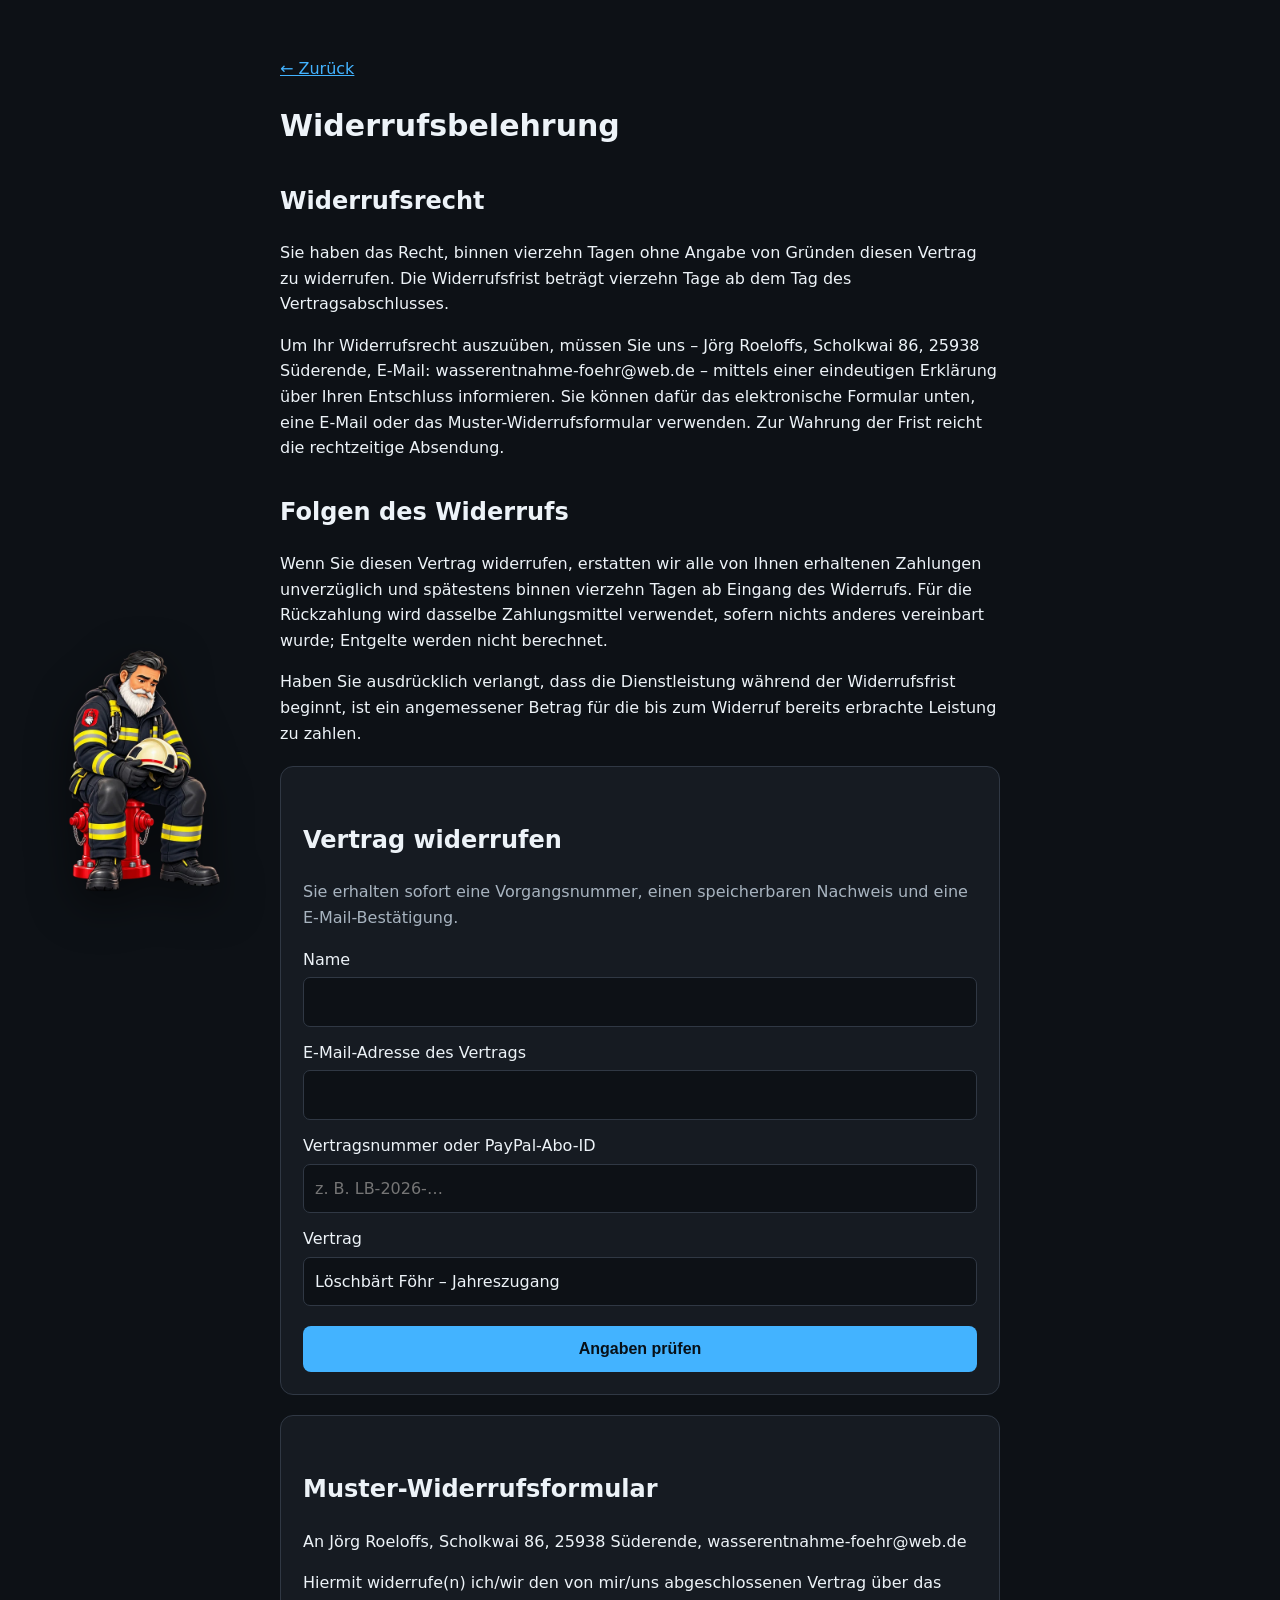
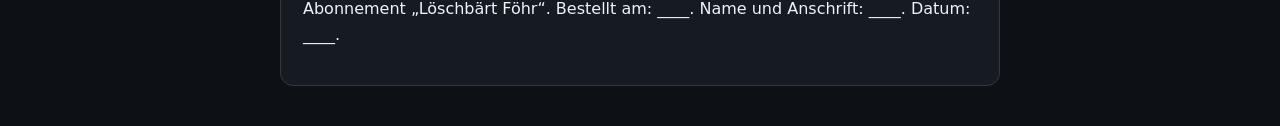
<file: widerruf.html>
<!doctype html>
<html lang="de">
  <head>
    <meta charset="utf-8" />
    <meta name="viewport" content="width=device-width,initial-scale=1" />
<link rel="icon" href="/img/loeschbaert-icon.webp">
    <title>Widerrufsbelehrung – Löschbärt Föhr</title>
    <style>*{box-sizing:border-box}h1,h2{overflow-wrap:break-word;hyphens:auto}h1{font-size:clamp(22px,6.2vw,30px)}
      :root {
        --bg: #0d1116;
        --card: #161b22;
        --border: #303844;
        --text: #edf3f8;
        --muted: #a8b4c0;
        --accent: #43b3ff;
        --ok: #52d18b;
        --bad: #ff7b72;
      }
      * {
        box-sizing: border-box;
      }
      body {
        margin: 0;
        background: var(--bg);
        color: var(--text);
        font:
          16px/1.6 system-ui,
          sans-serif;
      }
      main {
        width: min(720px, calc(100% - 32px));
        margin: auto;
        padding: 40px 0;
      }
      a {
        color: var(--accent);
      }
      h2 {
        margin-top: 32px;
      }
      /* Löschbärt-Maskottchen links neben dem Text - immer sichtbar, wird
         auf schmaleren Bildschirmen nur kleiner, statt zu verschwinden.
         Rein dekorativ, kein Einfluss auf Funktion. */
      .maskottchen {
        display: block;
        position: fixed;
        bottom: 0;
        left: max(4px, calc(50% - 684px));
        width: clamp(56px, 20vw, 300px);
        pointer-events: none;
        filter: drop-shadow(0 14px 22px rgba(0, 0, 0, 0.5));
      }
      .muted {
        color: var(--muted);
      }
      button.sekundaer {
        margin-top: 10px;
        background: transparent;
        color: var(--text);
        border: 1px solid var(--border, #303844);
        font-weight: 600;
      }
      #zusammenfassung {
        margin-top: 24px;
        padding: 18px;
        border: 2px solid var(--accent);
        border-radius: 12px;
      }
      #zusammenfassung dt {
        margin-top: 10px;
        font-size: 14px;
        text-transform: uppercase;
        letter-spacing: 0.03em;
        color: var(--muted);
      }
      #zusammenfassung dd {
        margin: 2px 0 0;
      }
      :focus-visible {
        outline: 3px solid var(--accent);
        outline-offset: 2px;
      }
      form,
      .box {
        padding: 22px;
        background: var(--card);
        border: 1px solid var(--border);
        border-radius: 13px;
        margin-top: 20px;
      }
      label {
        display: block;
        margin-top: 13px;
      }
      input {
        width: 100%;
        padding: 11px;
        margin-top: 5px;
        border: 1px solid var(--border);
        border-radius: 7px;
        background: var(--bg);
        color: var(--text);
        font: inherit;
      }
      button {
        width: 100%;
        padding: 14px;
        margin-top: 20px;
        border: 0;
        border-radius: 8px;
        background: var(--accent);
        color: #071018;
        font-weight: 750;
        font-size: 16px;
      }
      #result {
        display: none;
        white-space: pre-wrap;
        padding: 18px;
        margin-top: 20px;
        border: 1px solid var(--ok);
        border-radius: 10px;
      }
      .error {
        color: var(--bad);
      }
    </style>
  </head>
  <body>
    <img
      class="maskottchen"
      src="img/loeschbaert-nachdenklich.webp"
      alt=""
      aria-hidden="true"
    />
    <main>
      <p><a href="/registrieren.html">← Zurück</a></p>
      <h1>Widerrufsbelehrung</h1>
      <h2>Widerrufsrecht</h2>
      <p>
        Sie haben das Recht, binnen vierzehn Tagen ohne Angabe von Gründen
        diesen Vertrag zu widerrufen. Die Widerrufsfrist beträgt vierzehn Tage
        ab dem Tag des Vertragsabschlusses.
      </p>
      <p>
        Um Ihr Widerrufsrecht auszuüben, müssen Sie uns – Jörg Roeloffs,
        Scholkwai 86, 25938 Süderende, E-Mail: wasserentnahme-foehr@web.de –
        mittels einer eindeutigen Erklärung über Ihren Entschluss informieren.
        Sie können dafür das elektronische Formular unten, eine E-Mail oder das
        Muster-Widerrufsformular verwenden. Zur Wahrung der Frist reicht die
        rechtzeitige Absendung.
      </p>
      <h2>Folgen des Widerrufs</h2>
      <p>
        Wenn Sie diesen Vertrag widerrufen, erstatten wir alle von Ihnen
        erhaltenen Zahlungen unverzüglich und spätestens binnen vierzehn Tagen
        ab Eingang des Widerrufs. Für die Rückzahlung wird dasselbe
        Zahlungsmittel verwendet, sofern nichts anderes vereinbart wurde;
        Entgelte werden nicht berechnet.
      </p>
      <p>
        Haben Sie ausdrücklich verlangt, dass die Dienstleistung während der
        Widerrufsfrist beginnt, ist ein angemessener Betrag für die bis zum
        Widerruf bereits erbrachte Leistung zu zahlen.
      </p>
      <form id="form">
        <h2>Vertrag widerrufen</h2>
        <p class="muted">
          Sie erhalten sofort eine Vorgangsnummer, einen speicherbaren Nachweis
          und eine E-Mail-Bestätigung.
        </p>
        <label
          >Name<input
            name="name"
            autocomplete="name"
            required
            maxlength="160" /></label
        ><label
          >E-Mail-Adresse des Vertrags<input
            name="email"
            type="email"
            autocomplete="email"
            required /></label
        ><label
          >Vertragsnummer oder PayPal-Abo-ID<input
            name="vertragsreferenz"
            required
            maxlength="160"
            placeholder="z. B. LB-2026-…" /></label
        ><label
          >Vertrag<input
            name="vertragsbezeichnung"
            value="Löschbärt Föhr – Jahreszugang"
            required /></label
        ><button type="submit">Angaben prüfen</button>
      </form>

      <section id="zusammenfassung" hidden aria-labelledby="zusammenfassung-titel">
        <h2 id="zusammenfassung-titel">Angaben prüfen</h2>
        <p class="muted">
          Bitte prüfen Sie Ihre Angaben. Erst mit „Widerruf bestätigen“ wird der
          Widerruf verbindlich übermittelt.
        </p>
        <dl id="zusammenfassung-liste"></dl>
        <button type="button" id="absenden">Widerruf bestätigen</button>
        <button type="button" id="zurueck" class="sekundaer">
          Angaben ändern
        </button>
      </section>

      <div id="result" role="status" aria-live="polite"></div>
      <section class="box">
        <h2>Muster-Widerrufsformular</h2>
        <p>
          An Jörg Roeloffs, Scholkwai 86, 25938 Süderende,
          wasserentnahme-foehr@web.de
        </p>
        <p>
          Hiermit widerrufe(n) ich/wir den von mir/uns abgeschlossenen Vertrag
          über das Abonnement „Löschbärt Föhr“. Bestellt am: ____. Name und
          Anschrift: ____. Datum: ____.
        </p>
      </section>
    </main>
    <script>
      const WORKER_URL =
          "https://loeschbaert-worker.joerg-roeloffs.workers.dev",
        form = document.getElementById("form"),
        result = document.getElementById("result"),
        zusammenfassung = document.getElementById("zusammenfassung"),
        liste = document.getElementById("zusammenfassung-liste");

      const BESCHRIFTUNG = {
        name: "Name",
        email: "E-Mail-Adresse",
        vertragsreferenz: "Vertragsnummer oder PayPal-Abo-ID",
        vertragsbezeichnung: "Vertrag",
      };

      // Erzeugt aus dem Klartext-Nachweis ein lesbares, druckbares HTML-
      // Dokument statt einer reinen .txt-Datei (die in jedem Editor ohne
      // jede Formatierung ankommt).
      function nachweisAlsHtml(titel, text) {
        const escaped = String(text)
          .replace(/&/g, "&amp;")
          .replace(/</g, "&lt;")
          .replace(/>/g, "&gt;");
        const mitLinks = escaped.replace(
          /(https?:\/\/[^\s<]+)/g,
          (url) => `<a href="${url}">${url}</a>`
        );
        const absaetze = mitLinks
          .split(/\n{2,}/)
          .map((a) => `<p>${a.replace(/\n/g, "<br>")}</p>`)
          .join("\n");
        return `<!doctype html><html lang="de"><head><meta charset="utf-8"><title>${titel}</title><style>
body{max-width:640px;margin:40px auto;padding:0 20px;background:#0d1116;color:#edf3f8;font:16px/1.6 system-ui,sans-serif}
h1{font-size:21px}p{color:#a8b4c0}a{color:#43b3ff}
@media print{body{background:#fff;color:#111}p{color:#333}}
</style></head><body><h1>${titel}</h1>${absaetze}</body></html>`;
      }

      // Öffnet den Druckdialog für den Nachweis; dort lässt sich auch "Als PDF
      // speichern" wählen. Ein unsichtbarer iframe vermeidet Popup-Sperren.
      function nachweisDrucken(html) {
        const rahmen = document.createElement("iframe");
        rahmen.style.cssText =
          "position:fixed;right:0;bottom:0;width:0;height:0;border:0";
        document.body.append(rahmen);
        rahmen.contentDocument.open();
        rahmen.contentDocument.write(html);
        rahmen.contentDocument.close();
        setTimeout(() => {
          rahmen.contentWindow.focus();
          rahmen.contentWindow.print();
          setTimeout(() => rahmen.remove(), 60000);
        }, 300);
      }

      // Schritt 1: Zusammenfassung zeigen, noch nichts absenden.
      form.onsubmit = (event) => {
        event.preventDefault();
        const werte = Object.fromEntries(new FormData(form));
        liste.textContent = "";
        for (const [feld, beschriftung] of Object.entries(BESCHRIFTUNG)) {
          const wert = (werte[feld] || "").trim();
          if (!wert) continue;
          const dt = document.createElement("dt");
          dt.textContent = beschriftung;
          const dd = document.createElement("dd");
          dd.textContent = wert;
          liste.append(dt, dd);
        }
        zusammenfassung.hidden = false;
        zusammenfassung.scrollIntoView({ block: "nearest" });
      };

      document.getElementById("zurueck").onclick = () => {
        zusammenfassung.hidden = true;
        form.scrollIntoView({ block: "nearest" });
      };

      // Schritt 2: verbindlich übermitteln.
      document.getElementById("absenden").onclick = async () => {
        const values = Object.fromEntries(new FormData(form));
        const absendeknopf = document.getElementById("absenden");
        absendeknopf.disabled = true;
        result.style.display = "block";
        result.className = "";
        result.textContent = "Widerruf wird übermittelt …";
        try {
          const response = await fetch(WORKER_URL + "/api/widerrufen", {
              method: "POST",
              headers: { "Content-Type": "application/json" },
              body: JSON.stringify(values),
            }),
            data = await response.json();
          if (!response.ok)
            throw new Error(data.fehler || "Übermittlung fehlgeschlagen");
          result.textContent = data.bestaetigung;
          const nachweisHtml = nachweisAlsHtml(
              "Widerrufsbestätigung",
              data.bestaetigung
            ),
            blob = new Blob([nachweisHtml], { type: "text/html;charset=utf-8" }),
            link = document.createElement("a"),
            druckKnopf = document.createElement("button");
          link.href = URL.createObjectURL(blob);
          link.download = `widerrufsbestaetigung-${data.vorgangsnummer}.html`;
          link.textContent = "Bestätigung speichern";
          druckKnopf.type = "button";
          druckKnopf.textContent = "Drucken / als PDF speichern";
          druckKnopf.onclick = () => nachweisDrucken(nachweisHtml);
          const aktionen = document.createElement("div");
          aktionen.style.cssText =
            "display:flex;flex-wrap:wrap;gap:12px;align-items:center;margin-top:14px";
          aktionen.append(druckKnopf, link);
          result.append(aktionen);
          zusammenfassung.hidden = true;
          form.querySelector("button").disabled = true;
        } catch (error) {
          result.className = "error";
          result.textContent =
            "Der Widerruf konnte nicht übermittelt werden: " +
            error.message +
            ". Bitte alternativ per E-Mail an wasserentnahme-foehr@web.de senden.";
          // Erneutes Absenden muss möglich bleiben, damit die Erklärung nicht
          // an einem vorübergehenden Fehler scheitert.
          absendeknopf.disabled = false;
        }
      };
    </script>
  </body>
</html>
</file>
<file: fonts/fonts.css>
/* Lokal ausgelieferte Schriften (SIL Open Font License 1.1): Baloo 2 und Inter, Quelle: Fontsource. */
@font-face{font-family:'Baloo 2';font-style:normal;font-weight:600;font-display:swap;src:url('/fonts/baloo-2-latin-600-normal.woff2') format('woff2');unicode-range:U+0000-00FF,U+0131,U+0152-0153,U+02BB-02BC,U+02C6,U+02DA,U+02DC,U+2000-206F,U+2074,U+20AC,U+2122,U+2191,U+2193,U+2212,U+2215,U+FEFF,U+FFFD}
@font-face{font-family:'Baloo 2';font-style:normal;font-weight:700;font-display:swap;src:url('/fonts/baloo-2-latin-700-normal.woff2') format('woff2');unicode-range:U+0000-00FF,U+0131,U+0152-0153,U+02BB-02BC,U+02C6,U+02DA,U+02DC,U+2000-206F,U+2074,U+20AC,U+2122,U+2191,U+2193,U+2212,U+2215,U+FEFF,U+FFFD}
@font-face{font-family:'Baloo 2';font-style:normal;font-weight:800;font-display:swap;src:url('/fonts/baloo-2-latin-800-normal.woff2') format('woff2');unicode-range:U+0000-00FF,U+0131,U+0152-0153,U+02BB-02BC,U+02C6,U+02DA,U+02DC,U+2000-206F,U+2074,U+20AC,U+2122,U+2191,U+2193,U+2212,U+2215,U+FEFF,U+FFFD}
@font-face{font-family:'Inter';font-style:normal;font-weight:400;font-display:swap;src:url('/fonts/inter-latin-400-normal.woff2') format('woff2');unicode-range:U+0000-00FF,U+0131,U+0152-0153,U+02BB-02BC,U+02C6,U+02DA,U+02DC,U+2000-206F,U+2074,U+20AC,U+2122,U+2191,U+2193,U+2212,U+2215,U+FEFF,U+FFFD}
@font-face{font-family:'Inter';font-style:normal;font-weight:500;font-display:swap;src:url('/fonts/inter-latin-500-normal.woff2') format('woff2');unicode-range:U+0000-00FF,U+0131,U+0152-0153,U+02BB-02BC,U+02C6,U+02DA,U+02DC,U+2000-206F,U+2074,U+20AC,U+2122,U+2191,U+2193,U+2212,U+2215,U+FEFF,U+FFFD}
@font-face{font-family:'Inter';font-style:normal;font-weight:600;font-display:swap;src:url('/fonts/inter-latin-600-normal.woff2') format('woff2');unicode-range:U+0000-00FF,U+0131,U+0152-0153,U+02BB-02BC,U+02C6,U+02DA,U+02DC,U+2000-206F,U+2074,U+20AC,U+2122,U+2191,U+2193,U+2212,U+2215,U+FEFF,U+FFFD}
@font-face{font-family:'Inter';font-style:normal;font-weight:700;font-display:swap;src:url('/fonts/inter-latin-700-normal.woff2') format('woff2');unicode-range:U+0000-00FF,U+0131,U+0152-0153,U+02BB-02BC,U+02C6,U+02DA,U+02DC,U+2000-206F,U+2074,U+20AC,U+2122,U+2191,U+2193,U+2212,U+2215,U+FEFF,U+FFFD}
</file>
